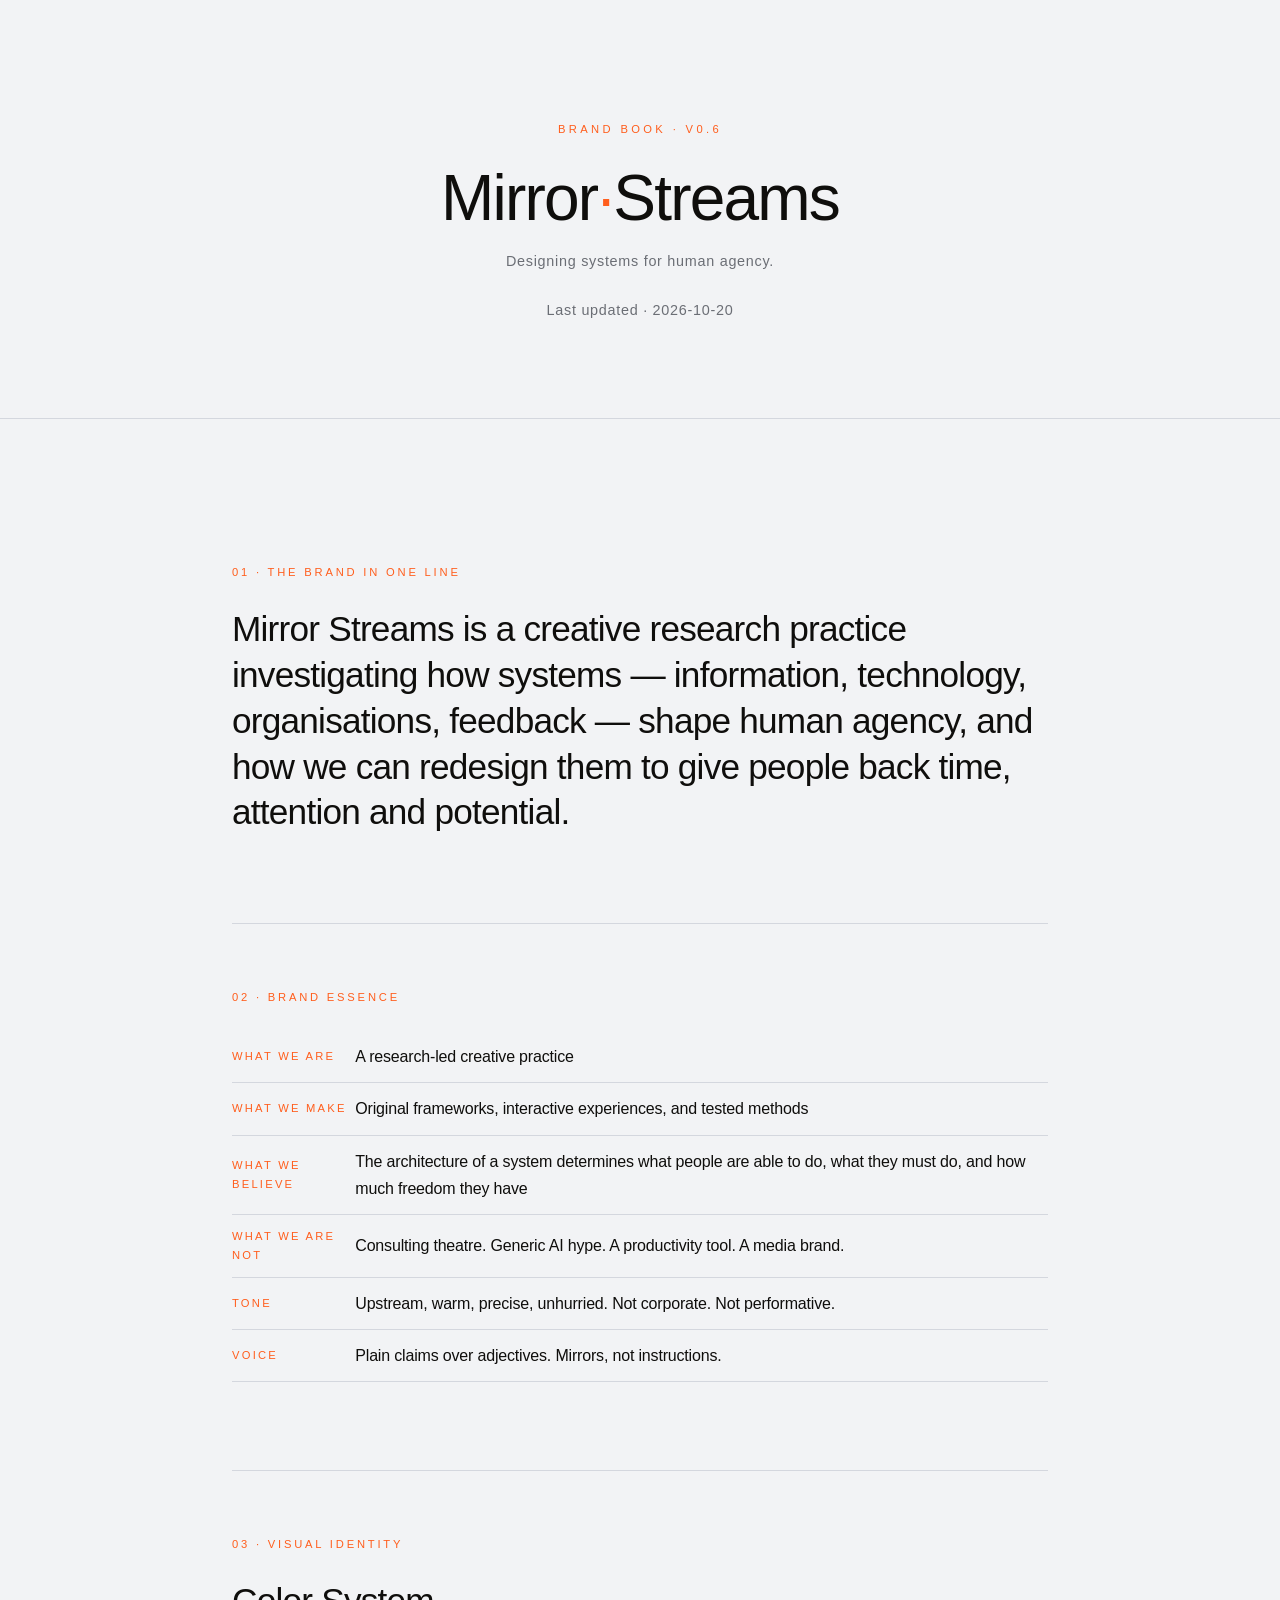
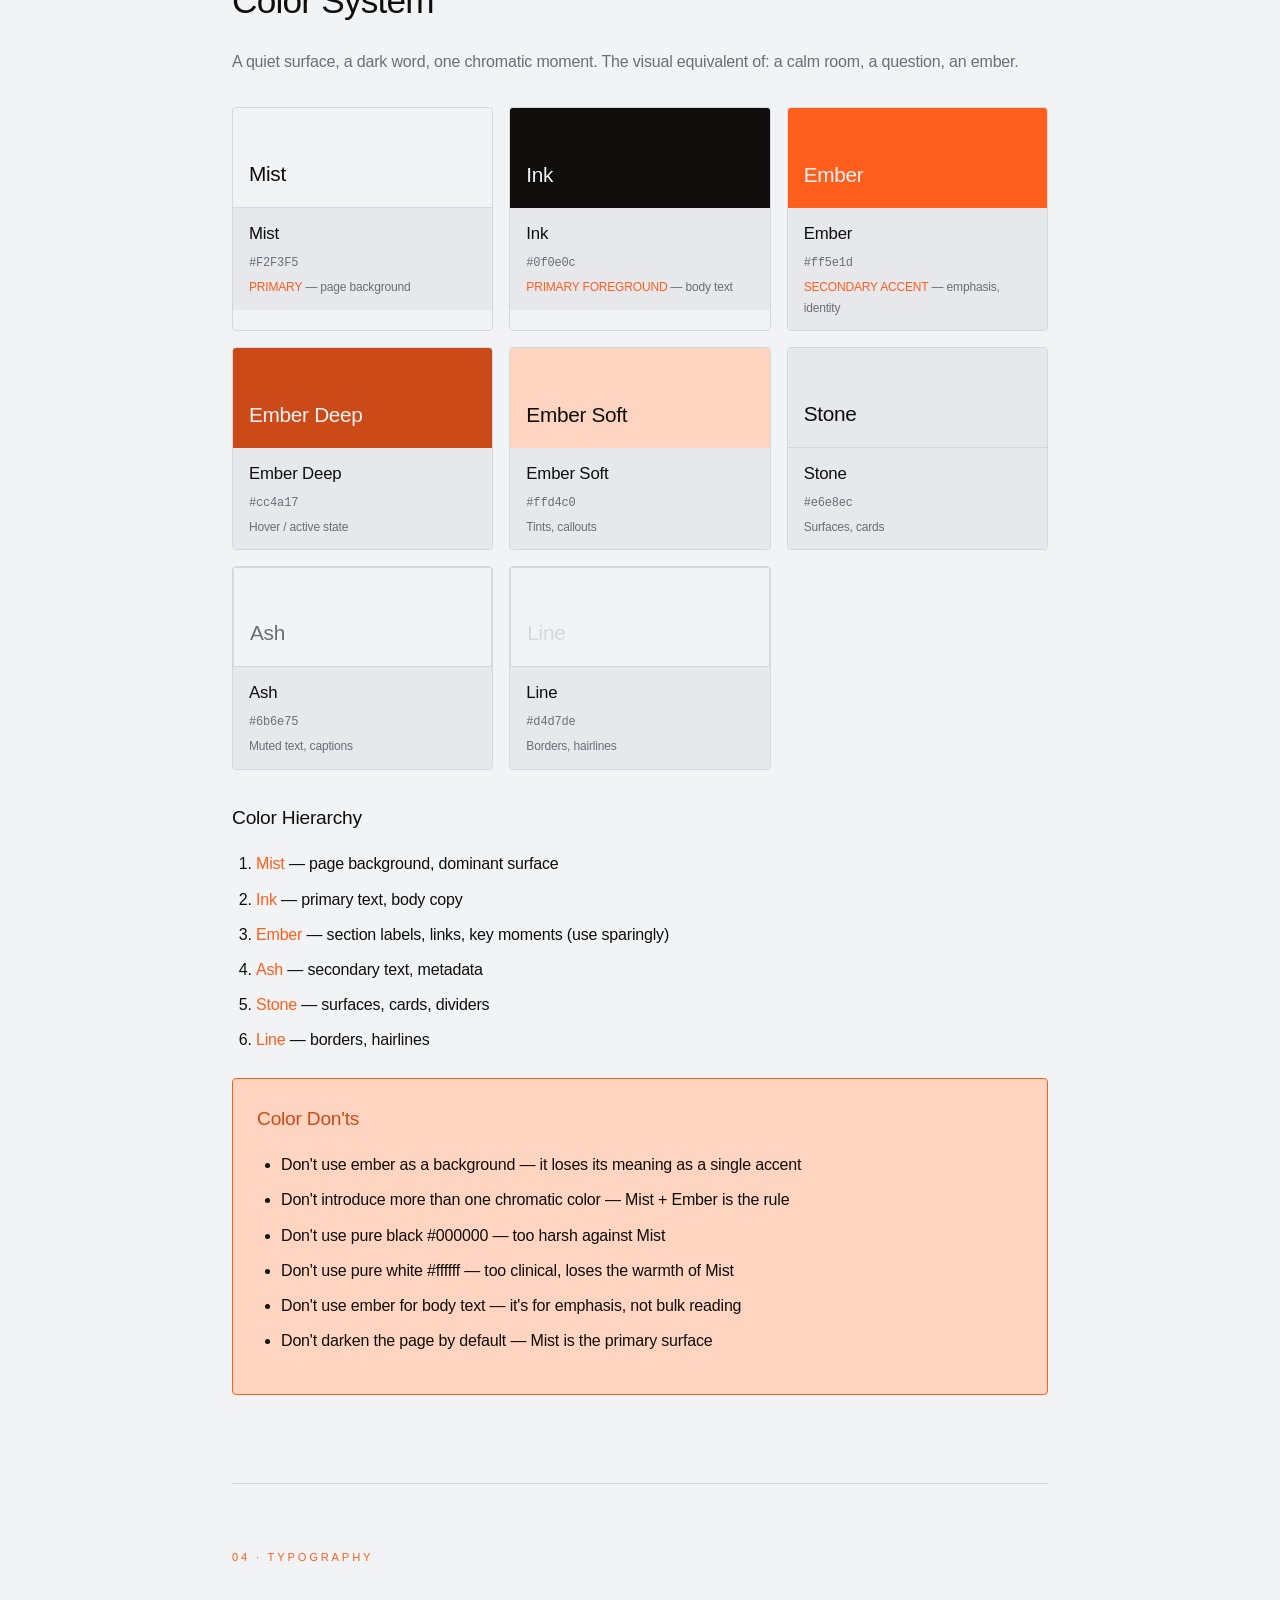
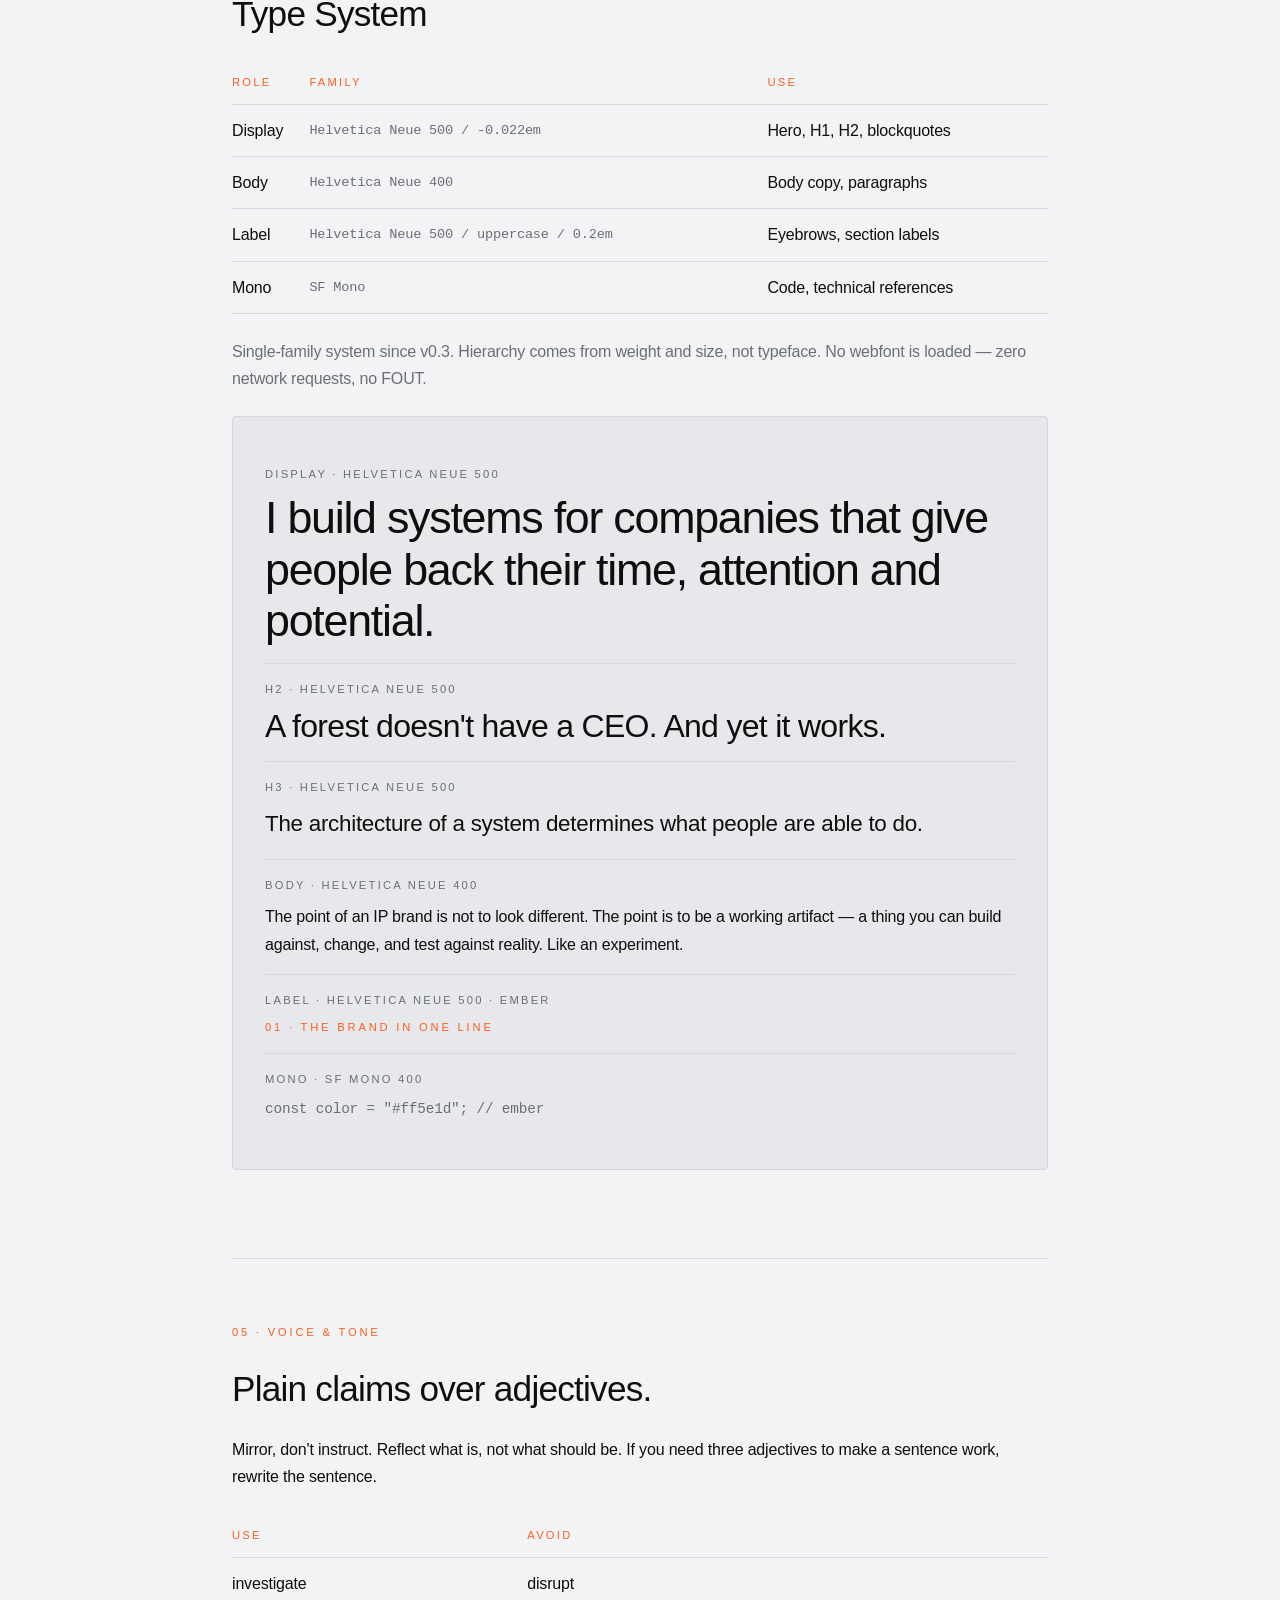
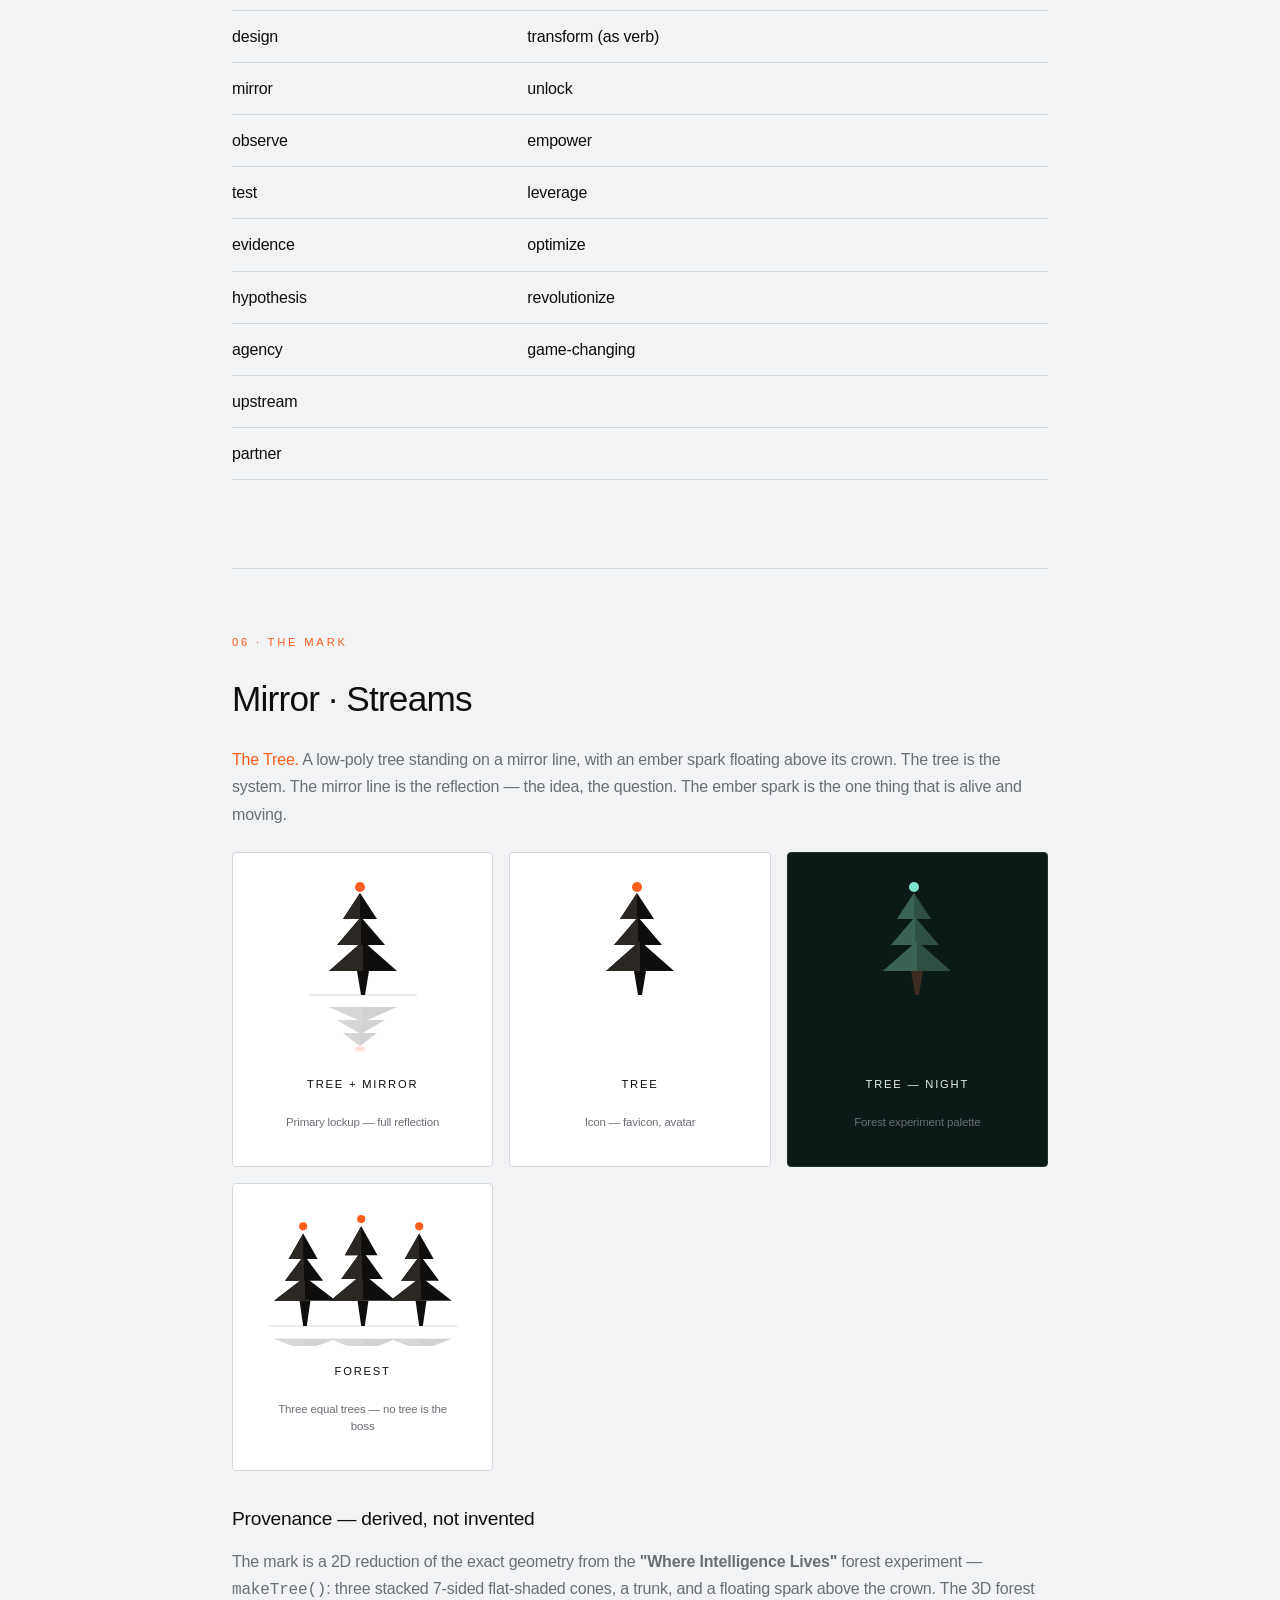
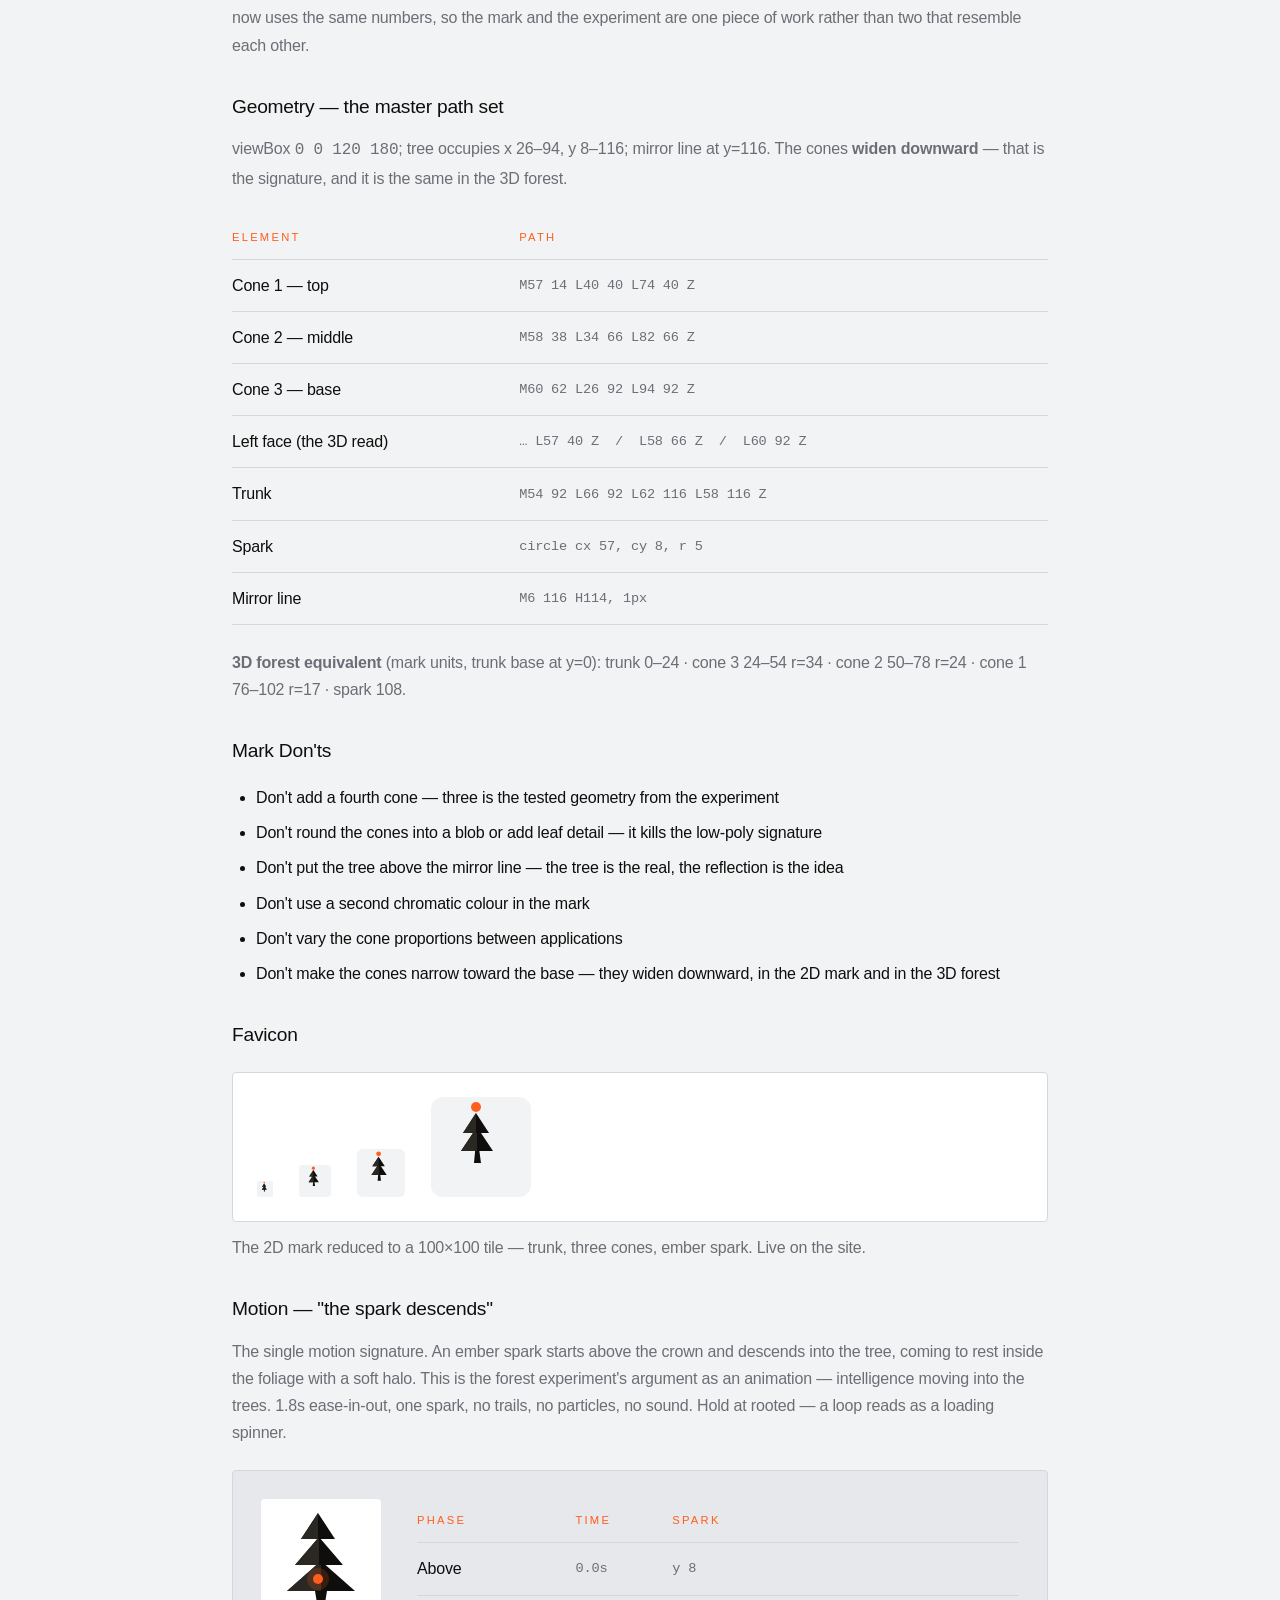
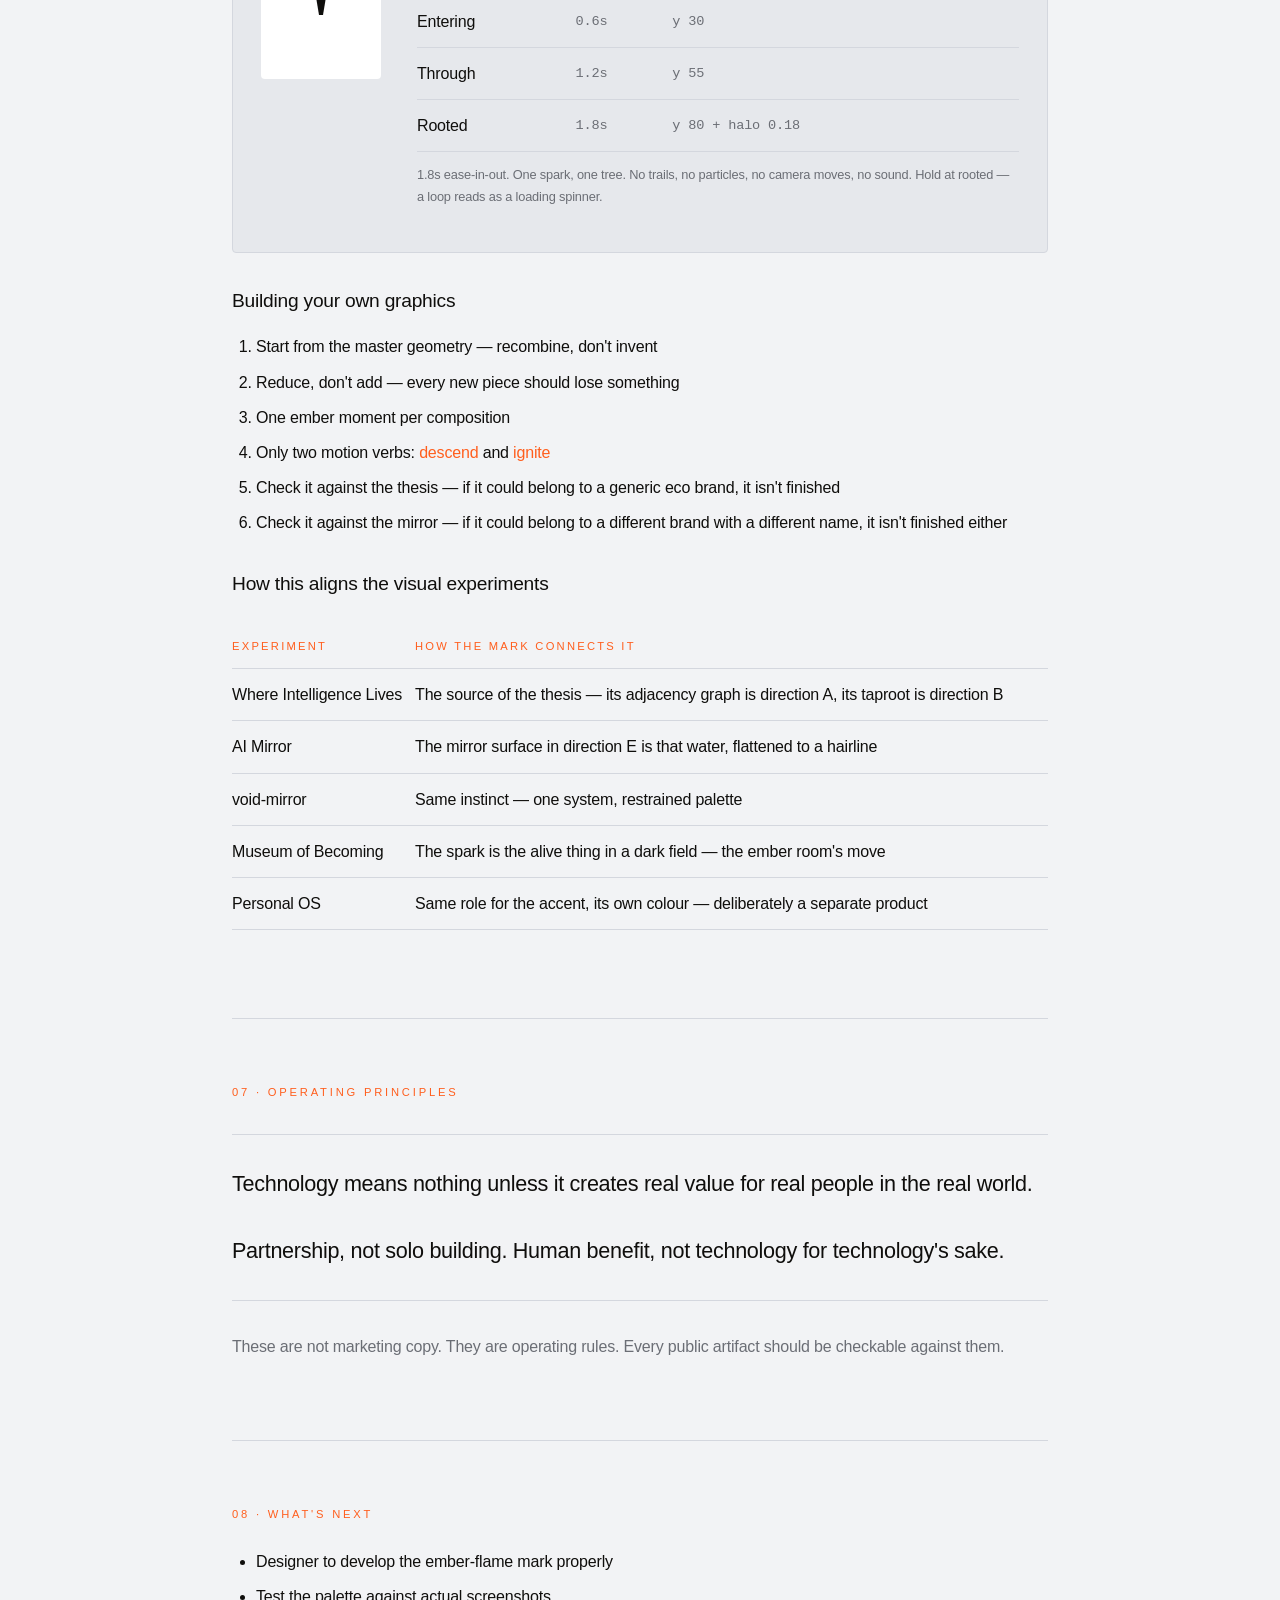
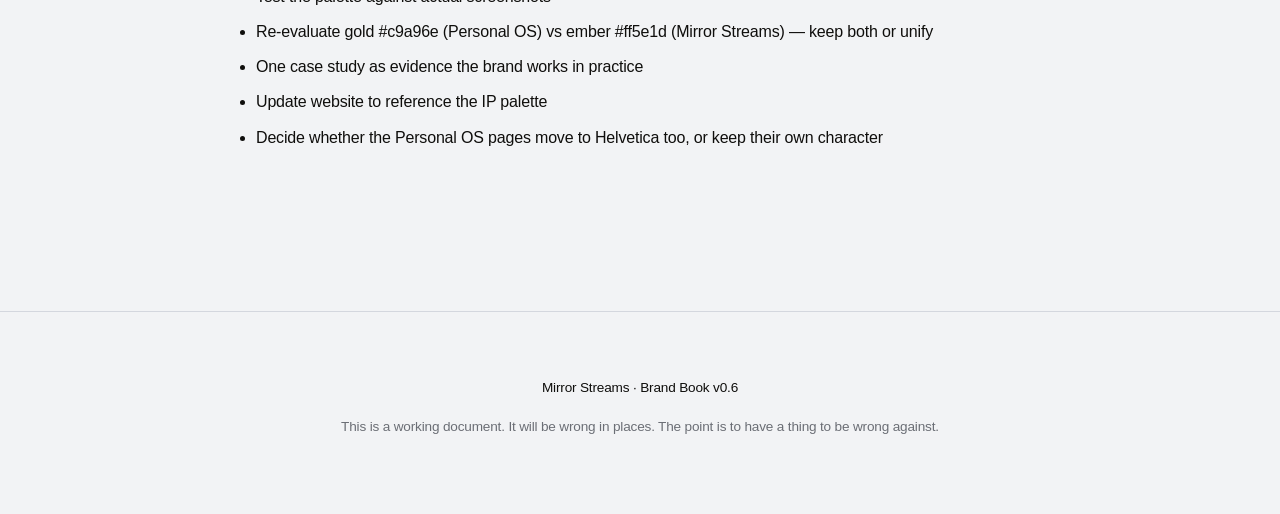
<file: brand-book.html>
<!DOCTYPE html>
<html lang="en">
<head>
<meta charset="UTF-8">
<meta name="viewport" content="width=device-width, initial-scale=1.0">
<title>Mirror Streams — Brand Book</title>
<meta name="description" content="The visual identity and operating principles of Mirror Streams — a creative research practice investigating systems for human agency.">
<link rel="icon" type="image/svg+xml" href="/assets/favicon.svg">
<link rel="alternate icon" href="/assets/favicon.svg">
<style>
  :root {
    --mist: #F2F3F5;
    --ink: #0f0e0c;
    --ember: #ff5e1d;
    --ember-deep: #cc4a17;
    --ember-soft: #ffd4c0;
    --ash: #6b6e75;
    --stone: #e6e8ec;
    --line: #d4d7de;
    --font-sans: 'Helvetica Neue', Helvetica, Arial, system-ui, -apple-system, sans-serif;
  }
  * { box-sizing: border-box; margin: 0; padding: 0; }
  body {
    background: var(--mist);
    color: var(--ink);
    font-family: var(--font-sans);
    font-weight: 400;
    letter-spacing: -0.011em;
    line-height: 1.7;
    font-size: 16px;
    -webkit-font-smoothing: antialiased;
  }
  .serif { font-family: var(--font-sans); font-weight: 500; letter-spacing: -0.022em; }
  .container { max-width: 880px; margin: 0 auto; padding: 80px 32px; }

  .header { padding: 120px 32px 80px; text-align: center; border-bottom: 1px solid var(--line); }
  .eyebrow { font-size: 0.7rem; letter-spacing: 0.3em; text-transform: uppercase; color: var(--ember); margin-bottom: 24px; font-weight: 500; }
  .header h1 { font-family: var(--font-sans); font-weight: 500; letter-spacing: -0.028em; font-size: clamp(2.5rem, 6vw, 4rem); line-height: 1.1; margin-bottom: 16px; color: var(--ink); }
  .header .sub { color: var(--ash); font-size: 0.9rem; letter-spacing: 0.05em; }
  .ember-dot { color: var(--ember); }

  section { padding: 64px 0; border-bottom: 1px solid var(--line); }
  section:last-of-type { border-bottom: none; }
  .label { font-size: 0.7rem; letter-spacing: 0.25em; text-transform: uppercase; color: var(--ember); margin-bottom: 24px; font-weight: 500; }
  h2 { font-family: var(--font-sans); font-weight: 500; letter-spacing: -0.022em; font-size: clamp(1.6rem, 4vw, 2.2rem); line-height: 1.3; margin-bottom: 24px; color: var(--ink); }
  h3 { font-family: var(--font-sans); font-weight: 500; letter-spacing: -0.012em; font-size: 1.2rem; margin: 32px 0 12px; color: var(--ink); }
  p { margin-bottom: 16px; color: var(--ink); }
  .muted { color: var(--ash); }
  ul { margin: 16px 0 16px 24px; }
  ol { margin: 16px 0 16px 24px; }
  li { margin-bottom: 8px; }
  strong { color: var(--ember); font-weight: 500; }

  /* Color swatches */
  .swatches { display: grid; grid-template-columns: repeat(auto-fit, minmax(220px, 1fr)); gap: 16px; margin: 32px 0; }
  .swatch { border: 1px solid var(--line); border-radius: 4px; overflow: hidden; background: var(--mist); }
  .swatch-color { height: 100px; padding: 16px; display: flex; align-items: flex-end; font-family: var(--font-sans); font-weight: 500; letter-spacing: -0.015em; font-size: 1.3rem; }
  .swatch-color.light { color: var(--ink); }
  .swatch-color.dark { color: var(--mist); }
  .swatch-info { padding: 12px 16px; background: var(--stone); }
  .swatch-name { font-family: var(--font-sans); font-weight: 500; font-size: 1.05rem; margin-bottom: 4px; color: var(--ink); }
  .swatch-hex { font-family: 'SF Mono', ui-monospace, Menlo, monospace; font-size: 0.75rem; color: var(--ash); }
  .swatch-role { font-size: 0.75rem; color: var(--ash); margin-top: 4px; }

  /* Tables */
  table { width: 100%; border-collapse: collapse; margin: 24px 0; }
  th, td { text-align: left; padding: 12px 0; border-bottom: 1px solid var(--line); }
  th { font-size: 0.7rem; letter-spacing: 0.2em; text-transform: uppercase; color: var(--ember); font-weight: 500; }
  td { color: var(--ink); }
  td.mono { font-family: 'SF Mono', ui-monospace, Menlo, monospace; font-size: 0.85rem; color: var(--ash); }

  /* Type specimen */
  .type-specimen { background: var(--stone); padding: 32px; margin: 24px 0; border-radius: 4px; border: 1px solid var(--line); }
  .type-row { padding: 16px 0; border-bottom: 1px solid var(--line); }
  .type-row:last-child { border-bottom: none; }
  .type-label { font-size: 0.7rem; letter-spacing: 0.2em; text-transform: uppercase; color: var(--ash); margin-bottom: 8px; }
  .display { font-family: var(--font-sans); font-weight: 500; letter-spacing: -0.028em; font-size: 2.8rem; line-height: 1.15; color: var(--ink); }
  .h2-spec { font-family: var(--font-sans); font-weight: 500; letter-spacing: -0.022em; font-size: 2rem; line-height: 1.2; color: var(--ink); }
  .h3-spec { font-family: var(--font-sans); font-weight: 500; letter-spacing: -0.012em; font-size: 1.4rem; color: var(--ink); }
  .body-spec { font-size: 1rem; line-height: 1.7; color: var(--ink); }
  .label-spec { font-size: 0.7rem; letter-spacing: 0.25em; text-transform: uppercase; color: var(--ember); font-weight: 500; }
  .mono-spec { font-family: 'SF Mono', ui-monospace, Menlo, monospace; font-size: 0.9rem; color: var(--ash); }

  /* Mark */
  .mark { display: flex; flex-direction: column; align-items: center; padding: 48px 0; gap: 12px; }
  .mark-ember { color: var(--ember); font-size: 3rem; line-height: 1; }
  .mark-surface { color: var(--ash); font-size: 1.5rem; letter-spacing: 0.5em; }
  .mark-caption { color: var(--ash); font-size: 0.9rem; text-align: center; margin-top: 16px; }

  /* Mark grid — v0.4 */
  .mark-grid { display: grid; grid-template-columns: repeat(auto-fit, minmax(190px, 1fr)); gap: 16px; margin: 32px 0; }
  .mark-item { border: 1px solid var(--line); border-radius: 4px; background: #fff; padding: 28px 16px 18px; text-align: center; display: flex; flex-direction: column; align-items: center; justify-content: flex-end; }
  .mark-item img { display: block; }
  .mark-item.night-item { background: #0c1a17; border-color: #1e322c; }
  .mark-label { font-size: 0.7rem; font-weight: 500; letter-spacing: 0.16em; text-transform: uppercase; color: var(--ink); margin-top: 20px; }
  .night-item .mark-label { color: #e9efe6; }
  .mark-note { font-size: 0.72rem; color: var(--ash); margin-top: 4px; }

  /* Direction grid — v0.5 */
  .dir-grid { display: grid; grid-template-columns: repeat(auto-fit, minmax(215px, 1fr)); gap: 16px; margin: 24px 0 8px; }
  .dir-item { border: 1px solid var(--line); border-radius: 4px; background: #fff; padding: 26px 18px 18px; text-align: center; display: flex; flex-direction: column; align-items: center; }
  .dir-item img { display: block; }
  .dir-item.night-item { background: #0c1a17; border-color: #1e322c; }
  .dir-item .mark-note { max-width: 190px; line-height: 1.55; }
  .dir-item .mark-label { margin-top: 16px; }

  .fav-row { display: flex; gap: 26px; align-items: flex-end; background: #fff; border: 1px solid var(--line); border-radius: 4px; padding: 24px; margin: 20px 0 4px; }

  .motion-strip { display: flex; gap: 36px; align-items: flex-start; background: var(--stone); border: 1px solid var(--line); border-radius: 4px; padding: 28px; margin: 24px 0; }
  .motion-strip img { flex: 0 0 auto; background: #fff; border-radius: 4px; }

  /* Quote */
  blockquote {
    font-family: var(--font-sans);
    font-size: 1.35rem;
    font-style: normal;
    font-weight: 400;
    letter-spacing: -0.014em;
    line-height: 1.55;
    color: var(--ink);
    padding: 32px 0;
    border-top: 1px solid var(--line);
    border-bottom: 1px solid var(--line);
    margin: 32px 0;
  }

  /* Don'ts list */
  .donts { background: var(--ember-soft); border: 1px solid var(--ember); padding: 24px; border-radius: 4px; margin: 24px 0; }
  .donts h3 { color: var(--ember-deep); margin-top: 0; }
  .donts li { color: var(--ink); }

  .footer { padding: 64px 32px; text-align: center; color: var(--ash); font-size: 0.85rem; border-top: 1px solid var(--line); }
  .footer .muted { color: var(--ash); margin-top: 8px; }

  @media (max-width: 600px) {
    .swatches { grid-template-columns: 1fr; }
    .container { padding: 60px 24px; }
  }
</style>
</head>
<body>

<header class="header">
  <p class="eyebrow">Brand Book · v0.6</p>
  <h1>Mirror<span class="ember-dot">·</span>Streams</h1>
  <p class="sub">Designing systems for human agency.</p>
  <p class="sub" style="margin-top: 24px;">Last updated · 2026-10-20</p>
</header>

<div class="container">

<section>
  <p class="label">01 · The Brand in One Line</p>
  <h2>Mirror Streams is a creative research practice investigating how systems — information, technology, organisations, feedback — shape human agency, and how we can redesign them to give people back time, attention and potential.</h2>
</section>

<section>
  <p class="label">02 · Brand Essence</p>
  <table>
    <tr><th>What we are</th><td>A research-led creative practice</td></tr>
    <tr><th>What we make</th><td>Original frameworks, interactive experiences, and tested methods</td></tr>
    <tr><th>What we believe</th><td>The architecture of a system determines what people are able to do, what they must do, and how much freedom they have</td></tr>
    <tr><th>What we are NOT</th><td>Consulting theatre. Generic AI hype. A productivity tool. A media brand.</td></tr>
    <tr><th>Tone</th><td>Upstream, warm, precise, unhurried. Not corporate. Not performative.</td></tr>
    <tr><th>Voice</th><td>Plain claims over adjectives. Mirrors, not instructions.</td></tr>
  </table>
</section>

<section>
  <p class="label">03 · Visual Identity</p>
  <h2>Color System</h2>
  <p class="muted">A quiet surface, a dark word, one chromatic moment. The visual equivalent of: a calm room, a question, an ember.</p>

  <div class="swatches">
    <div class="swatch">
      <div class="swatch-color light" style="background: #F2F3F5; border-bottom: 1px solid var(--line);">Mist</div>
      <div class="swatch-info">
        <div class="swatch-name">Mist</div>
        <div class="swatch-hex">#F2F3F5</div>
        <div class="swatch-role"><strong>PRIMARY</strong> — page background</div>
      </div>
    </div>
    <div class="swatch">
      <div class="swatch-color dark" style="background: #0f0e0c;">Ink</div>
      <div class="swatch-info">
        <div class="swatch-name">Ink</div>
        <div class="swatch-hex">#0f0e0c</div>
        <div class="swatch-role"><strong>PRIMARY FOREGROUND</strong> — body text</div>
      </div>
    </div>
    <div class="swatch">
      <div class="swatch-color dark" style="background: #ff5e1d;">Ember</div>
      <div class="swatch-info">
        <div class="swatch-name">Ember</div>
        <div class="swatch-hex">#ff5e1d</div>
        <div class="swatch-role"><strong>SECONDARY ACCENT</strong> — emphasis, identity</div>
      </div>
    </div>
    <div class="swatch">
      <div class="swatch-color dark" style="background: #cc4a17;">Ember Deep</div>
      <div class="swatch-info">
        <div class="swatch-name">Ember Deep</div>
        <div class="swatch-hex">#cc4a17</div>
        <div class="swatch-role">Hover / active state</div>
      </div>
    </div>
    <div class="swatch">
      <div class="swatch-color dark" style="background: #ffd4c0; color: #0f0e0c;">Ember Soft</div>
      <div class="swatch-info">
        <div class="swatch-name">Ember Soft</div>
        <div class="swatch-hex">#ffd4c0</div>
        <div class="swatch-role">Tints, callouts</div>
      </div>
    </div>
    <div class="swatch">
      <div class="swatch-color light" style="background: #e6e8ec; border-bottom: 1px solid var(--line);">Stone</div>
      <div class="swatch-info">
        <div class="swatch-name">Stone</div>
        <div class="swatch-hex">#e6e8ec</div>
        <div class="swatch-role">Surfaces, cards</div>
      </div>
    </div>
    <div class="swatch">
      <div class="swatch-color light" style="background: #F2F3F5; color: #6b6e75; border: 1px solid var(--line);">Ash</div>
      <div class="swatch-info">
        <div class="swatch-name">Ash</div>
        <div class="swatch-hex">#6b6e75</div>
        <div class="swatch-role">Muted text, captions</div>
      </div>
    </div>
    <div class="swatch">
      <div class="swatch-color light" style="background: #F2F3F5; color: #d4d7de; border: 1px solid var(--line);">Line</div>
      <div class="swatch-info">
        <div class="swatch-name">Line</div>
        <div class="swatch-hex">#d4d7de</div>
        <div class="swatch-role">Borders, hairlines</div>
      </div>
    </div>
  </div>

  <h3>Color Hierarchy</h3>
  <ol>
    <li><strong>Mist</strong> — page background, dominant surface</li>
    <li><strong>Ink</strong> — primary text, body copy</li>
    <li><strong>Ember</strong> — section labels, links, key moments (use sparingly)</li>
    <li><strong>Ash</strong> — secondary text, metadata</li>
    <li><strong>Stone</strong> — surfaces, cards, dividers</li>
    <li><strong>Line</strong> — borders, hairlines</li>
  </ol>

  <div class="donts">
    <h3>Color Don'ts</h3>
    <ul>
      <li>Don't use ember as a background — it loses its meaning as a single accent</li>
      <li>Don't introduce more than one chromatic color — Mist + Ember is the rule</li>
      <li>Don't use pure black #000000 — too harsh against Mist</li>
      <li>Don't use pure white #ffffff — too clinical, loses the warmth of Mist</li>
      <li>Don't use ember for body text — it's for emphasis, not bulk reading</li>
      <li>Don't darken the page by default — Mist is the primary surface</li>
    </ul>
  </div>
</section>

<section>
  <p class="label">04 · Typography</p>
  <h2>Type System</h2>

  <table>
    <tr><th>Role</th><th>Family</th><th>Use</th></tr>
    <tr><td>Display</td><td class="mono">Helvetica Neue 500 / -0.022em</td><td>Hero, H1, H2, blockquotes</td></tr>
    <tr><td>Body</td><td class="mono">Helvetica Neue 400</td><td>Body copy, paragraphs</td></tr>
    <tr><td>Label</td><td class="mono">Helvetica Neue 500 / uppercase / 0.2em</td><td>Eyebrows, section labels</td></tr>
    <tr><td>Mono</td><td class="mono">SF Mono</td><td>Code, technical references</td></tr>
  </table>

  <p class="muted" style="margin-top: 24px;">Single-family system since v0.3. Hierarchy comes from weight and size, not typeface. No webfont is loaded — zero network requests, no FOUT.</p>

  <div class="type-specimen">
    <div class="type-row">
      <div class="type-label">Display · Helvetica Neue 500</div>
      <div class="display">I build systems for companies that give people back their time, attention and potential.</div>
    </div>
    <div class="type-row">
      <div class="type-label">H2 · Helvetica Neue 500</div>
      <div class="h2-spec">A forest doesn't have a CEO. And yet it works.</div>
    </div>
    <div class="type-row">
      <div class="type-label">H3 · Helvetica Neue 500</div>
      <div class="h3-spec">The architecture of a system determines what people are able to do.</div>
    </div>
    <div class="type-row">
      <div class="type-label">Body · Helvetica Neue 400</div>
      <div class="body-spec">The point of an IP brand is not to look different. The point is to be a working artifact — a thing you can build against, change, and test against reality. Like an experiment.</div>
    </div>
    <div class="type-row">
      <div class="type-label">Label · Helvetica Neue 500 · Ember</div>
      <div class="label-spec">01 · The Brand in One Line</div>
    </div>
    <div class="type-row">
      <div class="type-label">Mono · SF Mono 400</div>
      <div class="mono-spec">const color = "#ff5e1d"; // ember</div>
    </div>
  </div>
</section>

<section>
  <p class="label">05 · Voice & Tone</p>
  <h2>Plain claims over adjectives.</h2>
  <p>Mirror, don't instruct. Reflect what is, not what should be. If you need three adjectives to make a sentence work, rewrite the sentence.</p>

  <table>
    <tr><th>Use</th><th>Avoid</th></tr>
    <tr><td>investigate</td><td>disrupt</td></tr>
    <tr><td>design</td><td>transform (as verb)</td></tr>
    <tr><td>mirror</td><td>unlock</td></tr>
    <tr><td>observe</td><td>empower</td></tr>
    <tr><td>test</td><td>leverage</td></tr>
    <tr><td>evidence</td><td>optimize</td></tr>
    <tr><td>hypothesis</td><td>revolutionize</td></tr>
    <tr><td>agency</td><td>game-changing</td></tr>
    <tr><td>upstream</td><td></td></tr>
    <tr><td>partner</td><td></td></tr>
  </table>
</section>

<section>
  <p class="label">06 · The Mark</p>
  <h2>Mirror · Streams</h2>

  <p class="muted"><strong style="color:var(--ember)">The Tree.</strong> A low-poly tree standing on a mirror line, with an ember spark floating above its crown. The tree is the system. The mirror line is the reflection — the idea, the question. The ember spark is the one thing that is alive and moving.</p>

  <div class="dir-grid">
    <div class="dir-item">
      <img src="assets/mark-tree-mirror.svg" width="120" height="180" alt="Tree and mirror">
      <p class="mark-label">Tree + Mirror</p>
      <p class="mark-note">Primary lockup — full reflection</p>
    </div>
    <div class="dir-item">
      <img src="assets/mark-tree.svg" width="120" height="180" alt="Tree">
      <p class="mark-label">Tree</p>
      <p class="mark-note">Icon — favicon, avatar</p>
    </div>
    <div class="dir-item night-item">
      <img src="assets/mark-tree-night.svg" width="120" height="180" alt="Tree in night colours">
      <p class="mark-label">Tree — Night</p>
      <p class="mark-note">Forest experiment palette</p>
    </div>
    <div class="dir-item">
      <img src="assets/mark-forest.svg" width="200" height="136" alt="Three equal trees">
      <p class="mark-label">Forest</p>
      <p class="mark-note">Three equal trees — no tree is the boss</p>
    </div>
  </div>

  <h3>Provenance — derived, not invented</h3>
  <p class="muted">The mark is a 2D reduction of the exact geometry from the <b>"Where Intelligence Lives"</b> forest experiment — <code>makeTree()</code>: three stacked 7-sided flat-shaded cones, a trunk, and a floating spark above the crown. The 3D forest now uses the same numbers, so the mark and the experiment are one piece of work rather than two that resemble each other.</p>

  <h3>Geometry — the master path set</h3>
  <p class="muted">viewBox <code>0 0 120 180</code>; tree occupies x 26–94, y 8–116; mirror line at y=116. The cones <b>widen downward</b> — that is the signature, and it is the same in the 3D forest.</p>
  <table>
    <tr><th>Element</th><th>Path</th></tr>
    <tr><td>Cone 1 — top</td><td class="mono">M57 14 L40 40 L74 40 Z</td></tr>
    <tr><td>Cone 2 — middle</td><td class="mono">M58 38 L34 66 L82 66 Z</td></tr>
    <tr><td>Cone 3 — base</td><td class="mono">M60 62 L26 92 L94 92 Z</td></tr>
    <tr><td>Left face (the 3D read)</td><td class="mono">… L57 40 Z &nbsp;/&nbsp; L58 66 Z &nbsp;/&nbsp; L60 92 Z</td></tr>
    <tr><td>Trunk</td><td class="mono">M54 92 L66 92 L62 116 L58 116 Z</td></tr>
    <tr><td>Spark</td><td class="mono">circle cx 57, cy 8, r 5</td></tr>
    <tr><td>Mirror line</td><td class="mono">M6 116 H114, 1px</td></tr>
  </table>
  <p class="muted" style="margin-top: 16px;"><b>3D forest equivalent</b> (mark units, trunk base at y=0): trunk 0–24 · cone 3 24–54 r=34 · cone 2 50–78 r=24 · cone 1 76–102 r=17 · spark 108.</p>

  <h3>Mark Don'ts</h3>
  <ul>
    <li>Don't add a fourth cone — three is the tested geometry from the experiment</li>
    <li>Don't round the cones into a blob or add leaf detail — it kills the low-poly signature</li>
    <li>Don't put the tree above the mirror line — the tree is the real, the reflection is the idea</li>
    <li>Don't use a second chromatic colour in the mark</li>
    <li>Don't vary the cone proportions between applications</li>
    <li>Don't make the cones narrow toward the base — they widen downward, in the 2D mark and in the 3D forest</li>
  </ul>

  <h3>Favicon</h3>
  <div class="fav-row">
    <img src="/assets/favicon.svg" width="16" height="16" alt="Favicon at 16 pixels">
    <img src="/assets/favicon.svg" width="32" height="32" alt="Favicon at 32 pixels">
    <img src="/assets/favicon.svg" width="48" height="48" alt="Favicon at 48 pixels">
    <img src="/assets/favicon.svg" width="100" height="100" alt="Favicon at 100 pixels">
  </div>
  <p class="muted" style="margin-top: 12px;">The 2D mark reduced to a 100×100 tile — trunk, three cones, ember spark. Live on the site.</p>

  <h3>Motion — "the spark descends"</h3>
  <p class="muted">The single motion signature. An ember spark starts above the crown and descends into the tree, coming to rest inside the foliage with a soft halo. This is the forest experiment's argument as an animation — intelligence moving into the trees. 1.8s ease-in-out, one spark, no trails, no particles, no sound. Hold at rooted — a loop reads as a loading spinner.</p>
  <div class="motion-strip">
    <img src="assets/mark-tree-animated.svg" alt="Animated mark: the spark descends" width="120" height="180">
    <div>
      <table style="margin:0">
        <tr><th>Phase</th><th>Time</th><th>Spark</th></tr>
        <tr><td>Above</td><td class="mono">0.0s</td><td class="mono">y 8</td></tr>
        <tr><td>Entering</td><td class="mono">0.6s</td><td class="mono">y 30</td></tr>
        <tr><td>Through</td><td class="mono">1.2s</td><td class="mono">y 55</td></tr>
        <tr><td>Rooted</td><td class="mono">1.8s</td><td class="mono">y 80 + halo 0.18</td></tr>
      </table>
      <p class="muted" style="margin-top: 12px; font-size: 0.8rem;">1.8s ease-in-out. One spark, one tree. No trails, no particles, no camera moves, no sound. Hold at rooted — a loop reads as a loading spinner.</p>
    </div>
  </div>

  <h3>Building your own graphics</h3>
  <ol>
    <li>Start from the master geometry — recombine, don't invent</li>
    <li>Reduce, don't add — every new piece should lose something</li>
    <li>One ember moment per composition</li>
    <li>Only two motion verbs: <strong>descend</strong> and <strong>ignite</strong></li>
    <li>Check it against the thesis — if it could belong to a generic eco brand, it isn't finished</li>
    <li>Check it against the mirror — if it could belong to a different brand with a different name, it isn't finished either</li>
  </ol>

  <h3>How this aligns the visual experiments</h3>
  <table>
    <tr><th>Experiment</th><th>How the mark connects it</th></tr>
    <tr><td>Where Intelligence Lives</td><td>The source of the thesis — its adjacency graph is direction A, its taproot is direction B</td></tr>
    <tr><td>AI Mirror</td><td>The mirror surface in direction E is that water, flattened to a hairline</td></tr>
    <tr><td>void-mirror</td><td>Same instinct — one system, restrained palette</td></tr>
    <tr><td>Museum of Becoming</td><td>The spark is the alive thing in a dark field — the ember room's move</td></tr>
    <tr><td>Personal OS</td><td>Same role for the accent, its own colour — deliberately a separate product</td></tr>
  </table>
</section>

<section>
  <p class="label">07 · Operating Principles</p>
  <blockquote>
    Technology means nothing unless it creates real value for real people in the real world.<br><br>
    Partnership, not solo building. Human benefit, not technology for technology's sake.
  </blockquote>
  <p class="muted">These are not marketing copy. They are operating rules. Every public artifact should be checkable against them.</p>
</section>

<section>
  <p class="label">08 · What's Next</p>
  <ul>
    <li>Designer to develop the ember-flame mark properly</li>
    <li>Test the palette against actual screenshots</li>
    <li>Re-evaluate gold #c9a96e (Personal OS) vs ember #ff5e1d (Mirror Streams) — keep both or unify</li>
    <li>One case study as evidence the brand works in practice</li>
    <li>Update website to reference the IP palette</li>
    <li>Decide whether the Personal OS pages move to Helvetica too, or keep their own character</li>
  </ul>
</section>

</div>

<footer class="footer">
  <p>Mirror Streams · Brand Book v0.6</p>
  <p class="muted">This is a working document. It will be wrong in places. The point is to have a thing to be wrong against.</p>
</footer>

</body>
</html>
</file>
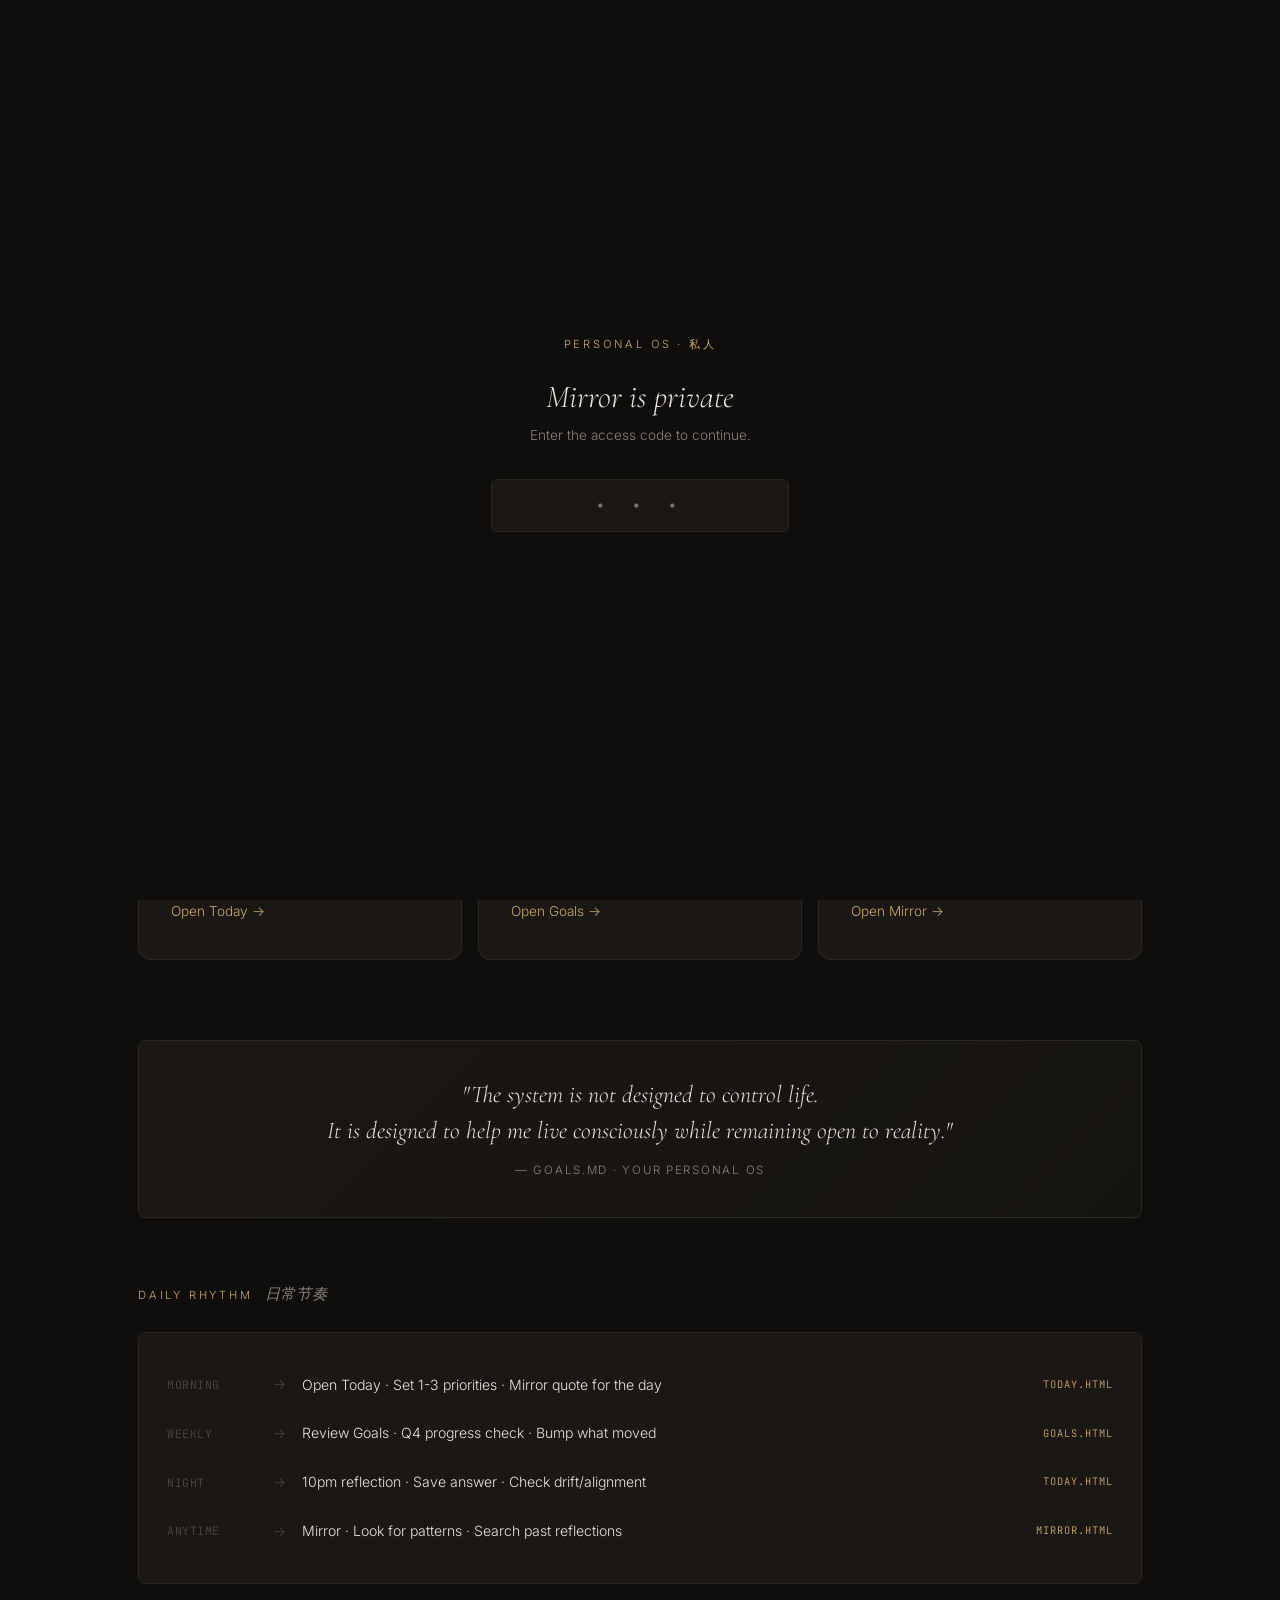
<file: dashboard.html>
<!DOCTYPE html>
<html lang="en">
<head>
  <meta charset="UTF-8">
  <meta name="viewport" content="width=device-width, initial-scale=1.0">
  <title>Personal OS — Clarissa</title>
  <meta name="description" content="A mirror, not a manager.">
  <link rel="preconnect" href="https://fonts.googleapis.com">
  <link rel="preconnect" href="https://fonts.gstatic.com" crossorigin>
  <link href="https://fonts.googleapis.com/css2?family=Cormorant+Garamond:ital,wght@0,300;0,400;0,500;1,300;1,400&family=Inter:wght@300;400;500;600&family=JetBrains+Mono:wght@300;400;500&display=swap" rel="stylesheet">
  <link rel="icon" href="data:image/svg+xml,<svg xmlns='http://www.w3.org/2000/svg' viewBox='0 0 100 100'><rect width='100' height='100' rx='12' fill='%230f0e0c'/><text x='50' y='68' font-family='Georgia,serif' font-size='52' font-weight='400' fill='%23c9a96e' text-anchor='middle'>CC</text></svg>">
  <link rel="stylesheet" href="shared.css">
  <style>
    .hub-intro { margin-bottom: 80px; }
    .hub-eyebrow {
      font-size: 0.7rem; letter-spacing: 0.25em; text-transform: uppercase;
      color: var(--accent); margin-bottom: 16px;
      display: flex; align-items: center; gap: 12px;
    }
    .hub-dot {
      width: 8px; height: 8px; border-radius: 50%;
      background: var(--accent);
      box-shadow: 0 0 12px var(--accent);
      animation: pulse 2.5s ease-in-out infinite;
    }
    @keyframes pulse {
      0%, 100% { opacity: 1; transform: scale(1); }
      50% { opacity: 0.6; transform: scale(0.9); }
    }
    .hub-title {
      font-family: 'Cormorant Garamond', serif;
      font-size: clamp(2.6rem, 6vw, 3.8rem);
      font-weight: 300; line-height: 1.1;
      margin-bottom: 20px; letter-spacing: -0.01em;
    }
    .hub-title em { font-style: italic; color: var(--accent); }
    .hub-sub {
      font-size: 0.95rem; color: var(--text-muted);
      max-width: 540px; line-height: 1.7;
    }
    .hub-grid {
      display: grid;
      grid-template-columns: repeat(auto-fit, minmax(300px, 1fr));
      gap: 16px;
      margin-bottom: 80px;
    }
    .hub-card {
      padding: 36px 32px;
      background: var(--bg-card);
      border: 1px solid var(--border);
      border-radius: 12px;
      text-decoration: none; color: inherit;
      transition: all 0.3s cubic-bezier(0.16, 1, 0.3, 1);
      position: relative; overflow: hidden;
      display: flex; flex-direction: column; min-height: 280px;
    }
    .hub-card:hover {
      border-color: var(--accent);
      background: var(--bg-card-hover);
      transform: translateY(-4px);
    }
    .hub-card::before {
      content: ''; position: absolute;
      top: 0; left: 0; right: 0; height: 2px;
      background: linear-gradient(90deg, var(--accent), transparent);
      opacity: 0; transition: opacity 0.3s;
    }
    .hub-card:hover::before { opacity: 1; }
    .hub-card-emoji {
      font-size: 1.8rem; margin-bottom: 16px;
      display: block; transform-origin: center;
    }
    .hub-card:hover .hub-card-emoji { animation: wiggle 0.6s ease-in-out; }
    @keyframes wiggle {
      0%, 100% { transform: rotate(0deg); }
      25% { transform: rotate(-8deg); }
      75% { transform: rotate(8deg); }
    }
    .hub-card-num {
      position: absolute; top: 24px; right: 28px;
      font-family: 'JetBrains Mono', monospace;
      font-size: 0.65rem; color: var(--text-faint);
      letter-spacing: 0.1em;
    }
    .hub-card-title {
      font-family: 'Cormorant Garamond', serif;
      font-size: 1.5rem; font-weight: 400;
      color: var(--text); margin-bottom: 4px;
    }
    .hub-card-zh {
      font-family: 'Cormorant Garamond', serif;
      font-style: italic; color: var(--text-muted);
      font-size: 0.9rem; margin-bottom: 16px;
    }
    .hub-card-desc {
      font-size: 0.88rem; color: var(--text-muted);
      line-height: 1.6; margin-bottom: 20px; flex: 1;
    }
    .hub-card-purpose {
      font-size: 0.72rem; letter-spacing: 0.1em;
      text-transform: uppercase; color: var(--accent);
      font-family: 'JetBrains Mono', monospace;
      padding-top: 16px; border-top: 1px solid var(--border-faint);
    }
    .hub-card-cta {
      display: inline-flex; align-items: center; gap: 8px;
      margin-top: 8px; color: var(--accent);
      font-size: 0.85rem; transition: gap 0.2s;
    }
    .hub-card:hover .hub-card-cta { gap: 14px; }
    .hub-section-label {
      font-size: 0.7rem; letter-spacing: 0.25em;
      text-transform: uppercase; color: var(--accent);
      margin-bottom: 24px;
    }
    .hub-meta {
      display: flex; align-items: center; gap: 24px;
      font-size: 0.78rem; color: var(--text-muted);
      font-family: 'JetBrains Mono', monospace;
      letter-spacing: 0.05em; margin-top: 8px; flex-wrap: wrap;
    }
    .hub-meta-dot { width: 3px; height: 3px; border-radius: 50%; background: var(--text-faint); }
    .hub-meta-item { display: flex; align-items: center; gap: 6px; }
    .hub-meta-key { color: var(--text-faint); }
    .hub-quote {
      padding: 36px;
      background: linear-gradient(135deg, var(--bg-card), var(--bg-elev));
      border: 1px solid var(--border);
      border-radius: 8px; text-align: center;
      margin-bottom: 64px;
    }
    .hub-quote-text {
      font-family: 'Cormorant Garamond', serif;
      font-size: clamp(1.2rem, 2.5vw, 1.5rem);
      font-style: italic; font-weight: 300; line-height: 1.5;
      color: var(--text); margin-bottom: 12px;
    }
    .hub-quote-attr {
      font-size: 0.72rem; letter-spacing: 0.15em;
      text-transform: uppercase; color: var(--text-muted);
    }
    .hub-flow {
      padding: 28px;
      background: var(--bg-card);
      border: 1px solid var(--border);
      border-radius: 8px;
    }
    .hub-flow-row {
      display: flex; align-items: center; gap: 16px;
      padding: 12px 0;
    }
    .hub-flow-row + .hub-flow-row { border-top: 1px solid var(--border-faint); }
    .hub-flow-time {
      font-family: 'JetBrains Mono', monospace;
      font-size: 0.72rem; color: var(--text-faint);
      letter-spacing: 0.05em; width: 90px; flex-shrink: 0;
    }
    .hub-flow-arrow { color: var(--text-faint); font-size: 0.85rem; }
    .hub-flow-target {
      font-size: 0.88rem; color: var(--text); flex: 1;
    }
    .hub-flow-page {
      font-size: 0.65rem; letter-spacing: 0.1em;
      text-transform: uppercase; color: var(--accent);
      font-family: 'JetBrains Mono', monospace;
    }
    @media (max-width: 720px) {
      .hub-card { min-height: 240px; padding: 28px 24px; }
    }
  </style>
</head>
<body>
  <nav class="topnav">
    <a href="dashboard.html" class="topnav-logo">CC</a>
    <ul class="topnav-links">
      <li><a href="dashboard.html" class="active">Hub</a></li>
      <li><a href="today.html">Today</a></li>
      <li><a href="goals.html">Goals</a></li>
      <li><a href="mirror.html">Mirror</a></li>
    </ul>
  </nav>

  <div class="container">
    <header class="hub-intro">
      <div class="hub-eyebrow">
        <span class="hub-dot"></span>
        <span>Personal OS</span>
      </div>
      <h1 class="hub-title">Three mirrors.<br>One <em>becoming</em>.</h1>
      <p class="hub-sub">
        This is not a productivity tool. It is a system to help you live consciously while remaining open to reality.
      </p>
      <div class="hub-meta">
        <span class="hub-meta-item">
          <span class="hub-meta-key">Today</span>
          <span id="hubDate">Tuesday, October 13, 2026</span>
        </span>
        <span class="hub-meta-dot"></span>
        <span class="hub-meta-item">
          <span class="hub-meta-key">Week</span>
          <span id="hubWeek">42</span>
        </span>
        <span class="hub-meta-dot"></span>
        <span class="hub-meta-item">
          <span class="hub-meta-key">Q4</span>
          <span>Day 13 of 92</span>
        </span>
      </div>
    </header>

    <div class="hub-section-label">The three pages</div>

    <div class="hub-grid">
      <a href="today.html" class="hub-card">
        <span class="hub-card-emoji">🌅</span>
        <span class="hub-card-num">01</span>
        <div class="hub-card-title">Today</div>
        <div class="hub-card-zh">今日</div>
        <p class="hub-card-desc">
          The daily operating system. What to focus on, today's rhythm, the 10pm reflection, and a quick energy check-in. Opens twice a day — morning and night.
        </p>
        <div class="hub-card-purpose">Morning + Night</div>
        <div class="hub-card-cta">Open Today →</div>
      </a>

      <a href="goals.html" class="hub-card">
        <span class="hub-card-emoji">🧭</span>
        <span class="hub-card-num">02</span>
        <div class="hub-card-title">Goals</div>
        <div class="hub-card-zh">方向</div>
        <p class="hub-card-desc">
          The long view. Lifetime Legacy (9 aspects), Horizons (10Y/3Y/1Y), Q4 focus with progress. Opens weekly for review, monthly for planning.
        </p>
        <div class="hub-card-purpose">Weekly + Monthly</div>
        <div class="hub-card-cta">Open Goals →</div>
      </a>

      <a href="mirror.html" class="hub-card">
        <span class="hub-card-emoji">🪞</span>
        <span class="hub-card-num">03</span>
        <div class="hub-card-title">Mirror</div>
        <div class="hub-card-zh">镜</div>
        <p class="hub-card-desc">
          Reflection. Past answers, drift vs alignment signals, energy history, vault quotes. Opens when you want to think, not on a schedule.
        </p>
        <div class="hub-card-purpose">Anytime</div>
        <div class="hub-card-cta">Open Mirror →</div>
      </a>
    </div>

    <div class="hub-quote">
      <p class="hub-quote-text">"The system is not designed to control life.<br>It is designed to help me live consciously while remaining open to reality."</p>
      <p class="hub-quote-attr">— GOALS.md · Your Personal OS</p>
    </div>

    <div class="section">
      <div class="section-label">
        Daily Rhythm
        <span class="section-label-zh">日常节奏</span>
      </div>
      <div class="hub-flow">
        <div class="hub-flow-row">
          <span class="hub-flow-time">MORNING</span>
          <span class="hub-flow-arrow">→</span>
          <span class="hub-flow-target">Open Today · Set 1-3 priorities · Mirror quote for the day</span>
          <span class="hub-flow-page">today.html</span>
        </div>
        <div class="hub-flow-row">
          <span class="hub-flow-time">WEEKLY</span>
          <span class="hub-flow-arrow">→</span>
          <span class="hub-flow-target">Review Goals · Q4 progress check · Bump what moved</span>
          <span class="hub-flow-page">goals.html</span>
        </div>
        <div class="hub-flow-row">
          <span class="hub-flow-time">NIGHT</span>
          <span class="hub-flow-arrow">→</span>
          <span class="hub-flow-target">10pm reflection · Save answer · Check drift/alignment</span>
          <span class="hub-flow-page">today.html</span>
        </div>
        <div class="hub-flow-row">
          <span class="hub-flow-time">ANYTIME</span>
          <span class="hub-flow-arrow">→</span>
          <span class="hub-flow-target">Mirror · Look for patterns · Search past reflections</span>
          <span class="hub-flow-page">mirror.html</span>
        </div>
      </div>
    </div>
  </div>

  <script>
    (function() {
      const STORAGE_KEY = 'clarissa_dashboard_auth';
      const PASSWORD = '268';
      if (sessionStorage.getItem(STORAGE_KEY) === 'unlocked') return;

      const gate = document.createElement('div');
      gate.style.cssText = 'position:fixed;inset:0;background:#0f0e0c;z-index:9999;display:flex;align-items:center;justify-content:center;font-family:Inter,sans-serif;';
      gate.innerHTML = `
        <div style="text-align:center;max-width:360px;padding:0 24px;">
          <div style="font-size:0.7rem;letter-spacing:0.25em;text-transform:uppercase;color:#c9a96e;margin-bottom:24px;">Personal OS · 私人</div>
          <div style="font-family:'Cormorant Garamond',serif;font-size:2rem;font-weight:300;font-style:italic;color:#e8e4df;margin-bottom:8px;line-height:1.2;">Mirror is private</div>
          <div style="font-size:0.85rem;color:#8a847c;margin-bottom:32px;">Enter the access code to continue.</div>
          <input type="password" id="gate-input" placeholder="• • •" autocomplete="off"
            style="width:100%;padding:14px 18px;background:#1a1714;border:1px solid #2a2620;border-radius:6px;color:#e8e4df;font-family:'JetBrains Mono',monospace;font-size:1.1rem;letter-spacing:0.4em;text-align:center;outline:none;transition:border-color 0.2s;" />
          <div id="gate-error" style="color:#c97a6e;font-size:0.78rem;margin-top:12px;opacity:0;transition:opacity 0.2s;">Wrong code. Try again.</div>
        </div>
      `;
      document.body.appendChild(gate);
      document.body.style.overflow = 'hidden';

      const input = document.getElementById('gate-input');
      const error = document.getElementById('gate-error');
      setTimeout(() => input.focus(), 100);

      function tryUnlock() {
        if (input.value.trim() === PASSWORD) {
          sessionStorage.setItem(STORAGE_KEY, 'unlocked');
          gate.style.transition = 'opacity 0.4s';
          gate.style.opacity = '0';
          setTimeout(() => { gate.remove(); document.body.style.overflow = ''; }, 400);
        } else {
          error.style.opacity = '1';
          input.value = '';
          input.focus();
          input.style.borderColor = '#c97a6e';
          setTimeout(() => { input.style.borderColor = '#2a2620'; setTimeout(() => { error.style.opacity = '0'; }, 1500); }, 800);
        }
      }

      input.addEventListener('keydown', e => { if (e.key === 'Enter') tryUnlock(); });
      input.addEventListener('input', () => { if (input.value.length === 3) setTimeout(tryUnlock, 100); });
    })();

    (function() {
      const date = new Date();
      const dateStr = date.toLocaleDateString('en-US', { weekday: 'long', year: 'numeric', month: 'long', day: 'numeric' });
      const el = document.getElementById('hubDate');
      if (el) el.textContent = dateStr;
      const start = new Date(date.getFullYear(), 0, 0);
      const diff = (date - start) + ((start.getTimezoneOffset() - date.getTimezoneOffset()) * 60 * 1000);
      const day = Math.floor(diff / (1000 * 60 * 60 * 24));
      const weekEl = document.getElementById('hubWeek');
      if (weekEl) weekEl.textContent = Math.ceil(day / 7);
    })();
  </script>
</body>
</html>
</file>
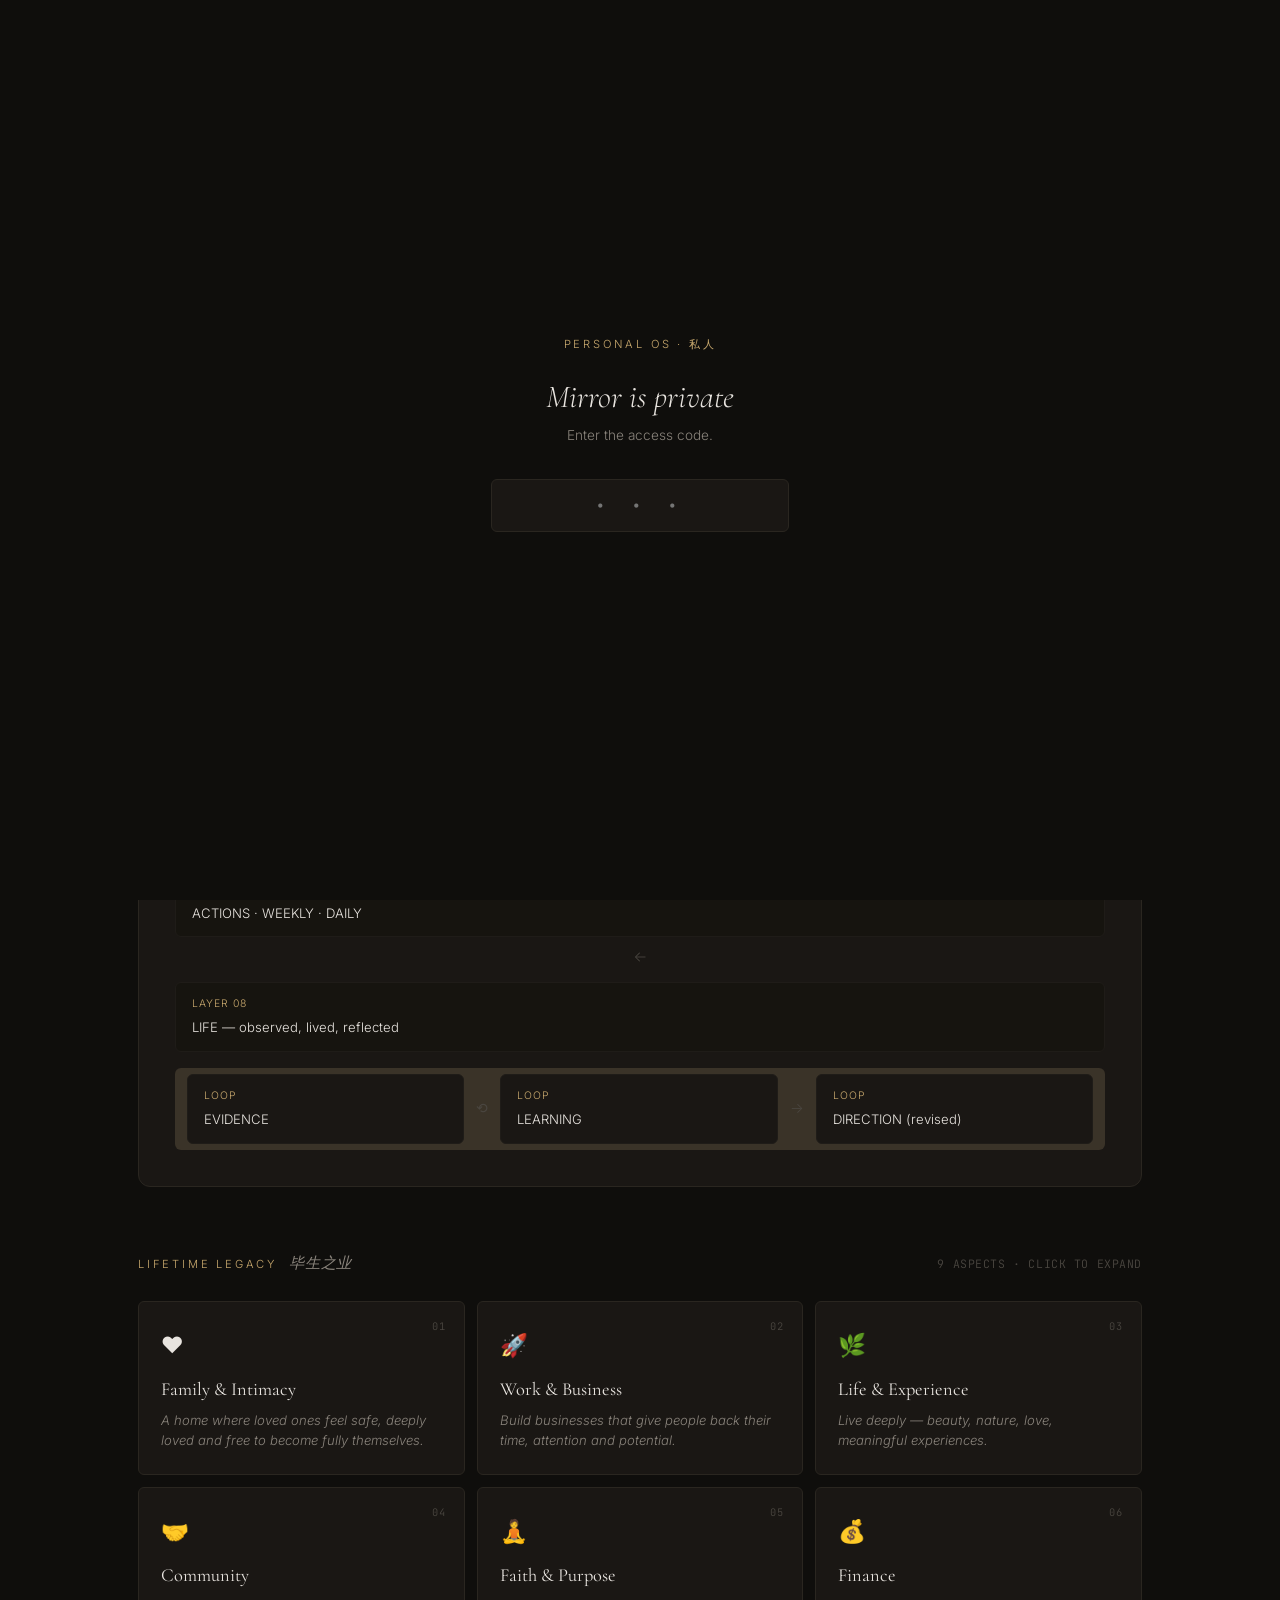
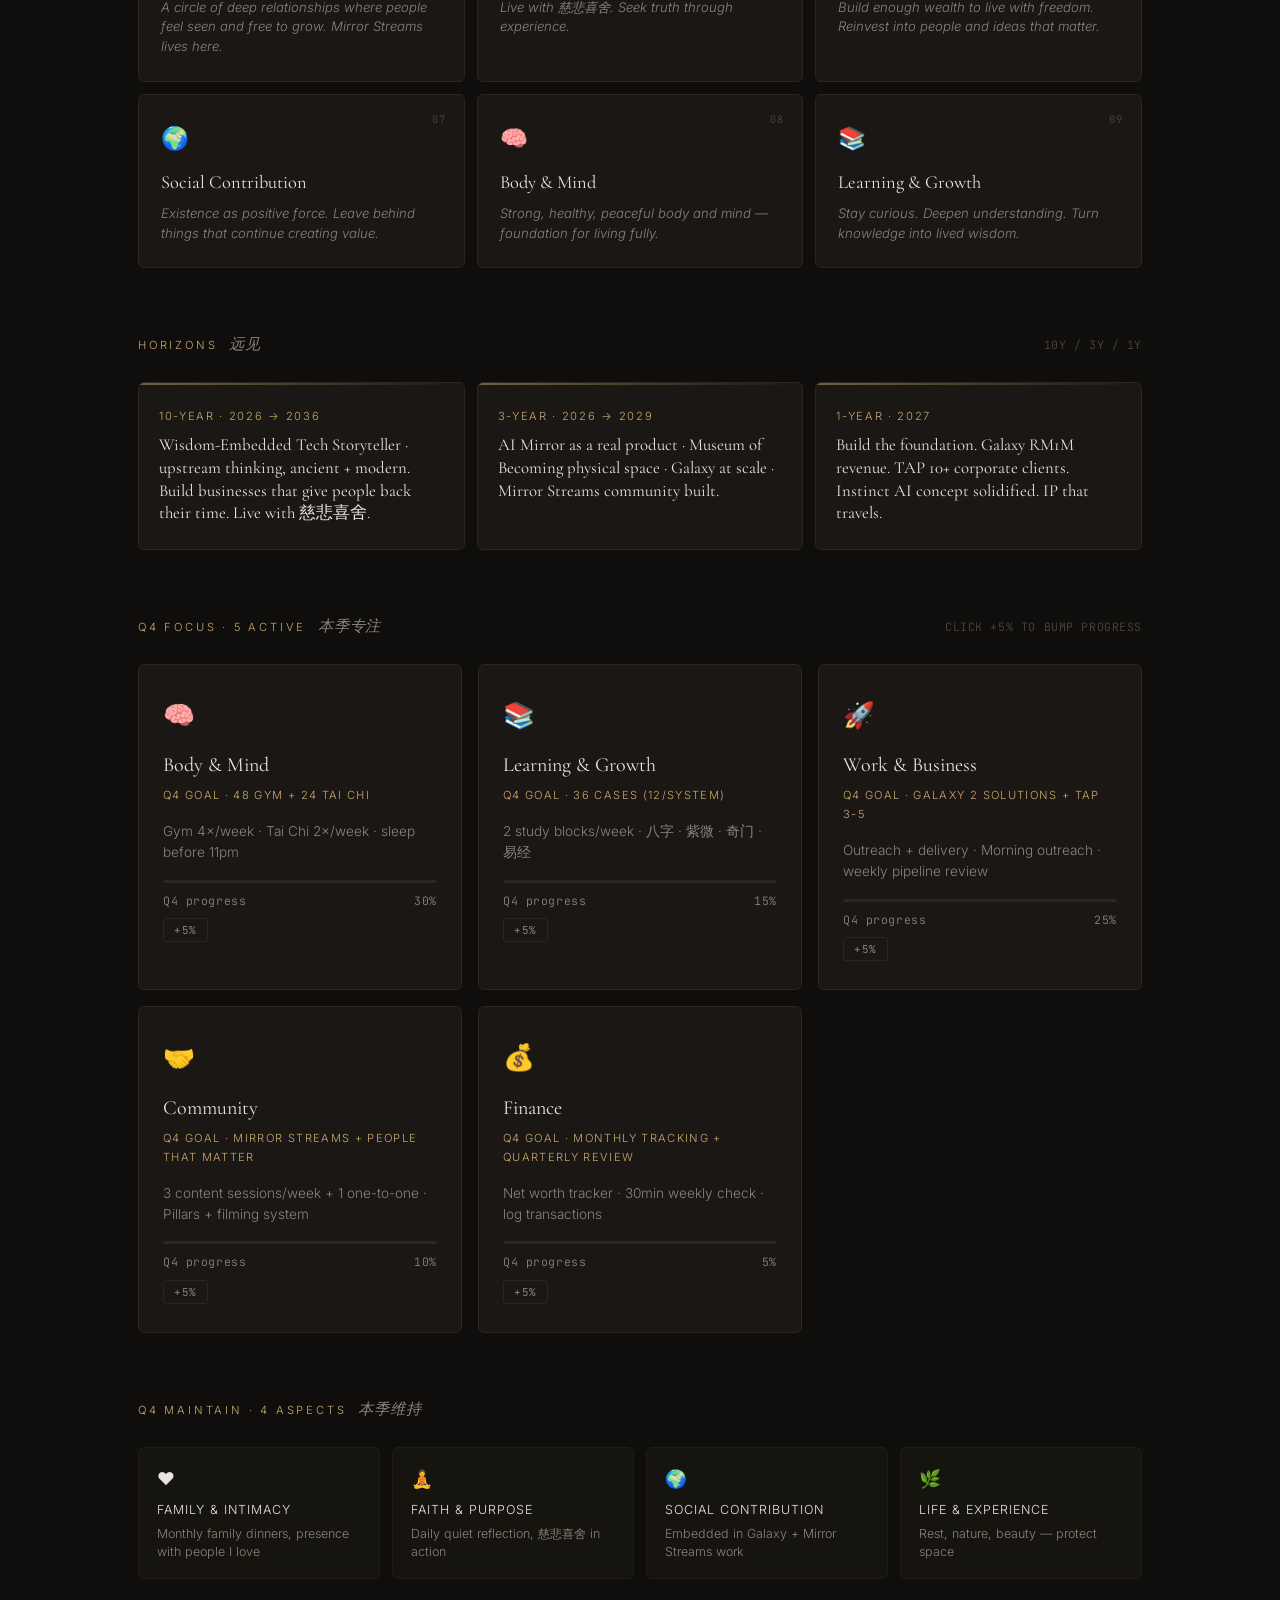
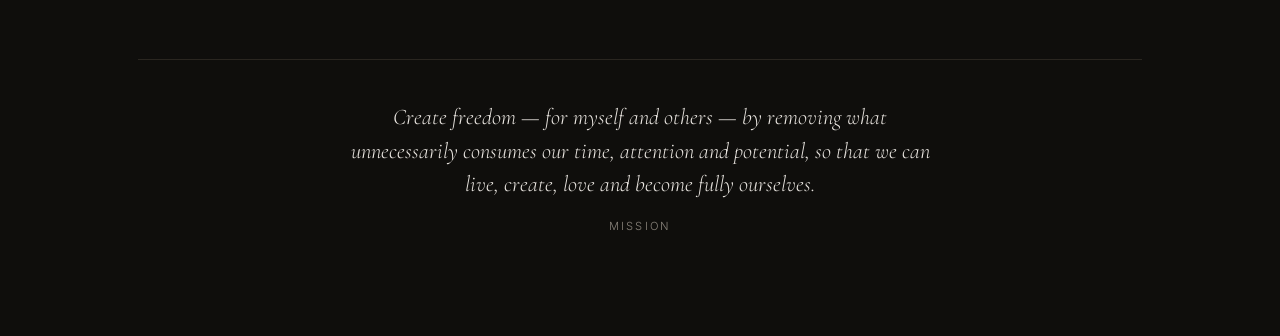
<file: goals.html>
<!DOCTYPE html>
<html lang="en">
<head>
  <meta charset="UTF-8">
  <meta name="viewport" content="width=device-width, initial-scale=1.0">
  <title>Goals — Personal OS</title>
  <link rel="preconnect" href="https://fonts.googleapis.com">
  <link rel="preconnect" href="https://fonts.gstatic.com" crossorigin>
  <link href="https://fonts.googleapis.com/css2?family=Cormorant+Garamond:ital,wght@0,300;0,400;0,500;1,300;1,400&family=Inter:wght@300;400;500;600&family=JetBrains+Mono:wght@300;400;500&display=swap" rel="stylesheet">
  <link rel="icon" href="data:image/svg+xml,<svg xmlns='http://www.w3.org/2000/svg' viewBox='0 0 100 100'><rect width='100' height='100' rx='12' fill='%230f0e0c'/><text x='50' y='68' font-family='Georgia,serif' font-size='52' font-weight='400' fill='%23c9a96e' text-anchor='middle'>CC</text></svg>">
  <link rel="stylesheet" href="shared.css">
  <style>
    .page-title {
      font-family: 'Cormorant Garamond', serif;
      font-size: clamp(2.4rem, 5vw, 3.4rem);
      font-weight: 300; line-height: 1.15;
      margin-bottom: 12px;
    }
    .page-title em { font-style: italic; color: var(--accent); }
    .page-sub {
      font-size: 0.9rem; color: var(--text-muted);
      margin-bottom: 64px;
    }
  </style>
</head>
<body>
  <nav class="topnav">
    <a href="dashboard.html" class="topnav-logo">CC</a>
    <ul class="topnav-links">
      <li><a href="dashboard.html">Hub</a></li>
      <li><a href="today.html">Today</a></li>
      <li><a href="goals.html" class="active">Goals</a></li>
      <li><a href="mirror.html">Mirror</a></li>
    </ul>
  </nav>

  <div class="container">
    <header>
      <h1 class="page-title">Where I'm <em>going</em></h1>
      <p class="page-sub">The long view. Direction, horizons, and the work of this quarter.</p>
    </header>

    <section class="section">
      <div class="section-label">
        The System
        <span class="section-label-zh">系统</span>
        <span class="section-hint">hover any node</span>
      </div>
      <div class="system">
        <p class="system-quote">"The system is not designed to control life. It is designed to help me live consciously while remaining open to reality."</p>
        <p class="system-attr">— GOALS.md · Your Personal OS</p>
        <div class="system-flow">
          <div class="flow-row">
            <div class="flow-node"><div class="flow-node-label">Layer 01</div>PHILOSOPHY</div>
            <div class="flow-arrow">→</div>
            <div class="flow-node"><div class="flow-node-label">Layer 02</div>MISSION</div>
            <div class="flow-arrow">→</div>
            <div class="flow-node"><div class="flow-node-label">Layer 03</div>VISION</div>
          </div>
          <div class="flow-row vertical">
            <div class="flow-arrow">↓</div>
            <div class="flow-node"><div class="flow-node-label">Layer 04</div>DIRECTION (10Y)</div>
            <div class="flow-node"><div class="flow-node-label">Layer 05</div>GOALS (3Y / 1Y)</div>
            <div class="flow-node"><div class="flow-node-label">Layer 06</div>OBJECTIVES (Q4)</div>
          </div>
          <div class="flow-row vertical">
            <div class="flow-arrow">↓</div>
            <div class="flow-node"><div class="flow-node-label">Layer 07</div>ACTIONS · WEEKLY · DAILY</div>
          </div>
          <div class="flow-row vertical">
            <div class="flow-arrow">↓</div>
            <div class="flow-node"><div class="flow-node-label">Layer 08</div>LIFE — observed, lived, reflected</div>
          </div>
          <div class="flow-row special">
            <div class="flow-node" style="background: var(--bg-card);"><div class="flow-node-label">Loop</div>EVIDENCE</div>
            <div class="flow-arrow">⟲</div>
            <div class="flow-node" style="background: var(--bg-card);"><div class="flow-node-label">Loop</div>LEARNING</div>
            <div class="flow-arrow">→</div>
            <div class="flow-node" style="background: var(--bg-card);"><div class="flow-node-label">Loop</div>DIRECTION (revised)</div>
          </div>
        </div>
      </div>
    </section>

    <section class="section">
      <div class="section-label">
        Lifetime Legacy
        <span class="section-label-zh">毕生之业</span>
        <span class="section-hint">9 aspects · click to expand</span>
      </div>
      <div class="legacy-grid">
        <div class="legacy-card" data-legacy="family">
          <div class="legacy-num">01</div>
          <div class="legacy-emoji">❤️</div>
          <div class="legacy-name">Family & Intimacy</div>
          <div class="legacy-tagline">A home where loved ones feel safe, deeply loved and free to become fully themselves.</div>
          <div class="legacy-expand">
            <div class="legacy-detail">
              <div class="legacy-detail-label">10-Year Vision</div>
              <ul>
                <li>People I love feel safe to grow, explore, become</li>
                <li>A beautiful home together</li>
                <li>Freedom to spend meaningful time</li>
                <li>Support without control</li>
                <li>Honesty, love, trust, mutual growth</li>
                <li>Traditions that evolve</li>
                <li>Always welcome home</li>
              </ul>
            </div>
            <div class="legacy-detail">
              <div class="legacy-detail-label">1-Year (2027)</div>
              <ul>
                <li>Family trip to Chao Shan</li>
                <li>Monthly family dinner, no work agenda</li>
                <li>Regular 1-on-1 with closest people</li>
              </ul>
            </div>
          </div>
        </div>

        <div class="legacy-card" data-legacy="work">
          <div class="legacy-num">02</div>
          <div class="legacy-emoji">🚀</div>
          <div class="legacy-name">Work & Business</div>
          <div class="legacy-tagline">Build businesses that give people back their time, attention and potential.</div>
          <div class="legacy-expand">
            <div class="legacy-detail">
              <div class="legacy-detail-label">10-Year Vision</div>
              <ul>
                <li>Build businesses that create tangible human value</li>
                <li>Give back time, attention, creative capacity</li>
                <li>Build with people who bring complementary strengths</li>
                <li>Financially sustainable beyond my direct involvement</li>
              </ul>
            </div>
            <div class="legacy-detail">
              <div class="legacy-detail-label">1-Year (2027)</div>
              <ul>
                <li>Galaxy: RM1M annual revenue</li>
                <li>Galaxy: 2+ repeatable solutions</li>
                <li>Galaxy: 2+ qualified clients / month</li>
                <li>TAP: 10+ corporate clients, 200+ trained</li>
              </ul>
            </div>
          </div>
        </div>

        <div class="legacy-card" data-legacy="life">
          <div class="legacy-num">03</div>
          <div class="legacy-emoji">🌿</div>
          <div class="legacy-name">Life & Experience</div>
          <div class="legacy-tagline">Live deeply — beauty, nature, love, meaningful experiences.</div>
          <div class="legacy-expand">
            <div class="legacy-detail">
              <div class="legacy-detail-label">10-Year Vision</div>
              <ul>
                <li>Live in beautiful environments that nourish thinking</li>
                <li>Experience cultures deeply, not as visitor</li>
                <li>Stay close to nature, movement, art, music, senses</li>
                <li>Keep creating, exploring, playing throughout life</li>
              </ul>
            </div>
          </div>
        </div>

        <div class="legacy-card" data-legacy="community">
          <div class="legacy-num">04</div>
          <div class="legacy-emoji">🤝</div>
          <div class="legacy-name">Community</div>
          <div class="legacy-tagline">A circle of deep relationships where people feel seen and free to grow. Mirror Streams lives here.</div>
          <div class="legacy-expand">
            <div class="legacy-detail">
              <div class="legacy-detail-label">10-Year Vision</div>
              <ul>
                <li>Deep relationships, people feel seen</li>
                <li>Surround with curious, authentic, different-seeing people</li>
                <li>Community built on trust, generosity, mutual growth</li>
                <li>Mirror Streams IP shared here</li>
              </ul>
            </div>
          </div>
        </div>

        <div class="legacy-card" data-legacy="faith">
          <div class="legacy-num">05</div>
          <div class="legacy-emoji">🧘</div>
          <div class="legacy-name">Faith & Purpose</div>
          <div class="legacy-tagline">Live with 慈悲喜舍. Seek truth through experience.</div>
          <div class="legacy-expand">
            <div class="legacy-detail">
              <div class="legacy-detail-label">10-Year Vision</div>
              <ul>
                <li>Live with 慈悲喜舍</li>
                <li>Seek truth through experience, observation, reflection, wisdom</li>
                <li>Let what I understand change how I live</li>
              </ul>
            </div>
          </div>
        </div>

        <div class="legacy-card" data-legacy="finance">
          <div class="legacy-num">06</div>
          <div class="legacy-emoji">💰</div>
          <div class="legacy-name">Finance</div>
          <div class="legacy-tagline">Build enough wealth to live with freedom. Reinvest into people and ideas that matter.</div>
          <div class="legacy-expand">
            <div class="legacy-detail">
              <div class="legacy-detail-label">10-Year Vision</div>
              <ul>
                <li>Money as source of freedom, not fear</li>
                <li>Freedom over time, choices, environment, work</li>
                <li>Financial security decoupled from business decisions</li>
                <li>Invest in people, businesses, ideas creating meaningful value</li>
                <li>Wealth as means, not end</li>
              </ul>
            </div>
          </div>
        </div>

        <div class="legacy-card" data-legacy="social">
          <div class="legacy-num">07</div>
          <div class="legacy-emoji">🌍</div>
          <div class="legacy-name">Social Contribution</div>
          <div class="legacy-tagline">Existence as positive force. Leave behind things that continue creating value.</div>
          <div class="legacy-expand">
            <div class="legacy-detail">
              <div class="legacy-detail-label">10-Year Vision</div>
              <ul>
                <li>Existence, work, way of living positively affect the world</li>
                <li>Help people experience greater freedom, clarity, possibility, 生命力</li>
                <li>Leave behind things creating value beyond my lifetime</li>
                <li>Show that another way of living is possible</li>
              </ul>
            </div>
          </div>
        </div>

        <div class="legacy-card" data-legacy="body">
          <div class="legacy-num">08</div>
          <div class="legacy-emoji">🧠</div>
          <div class="legacy-name">Body & Mind</div>
          <div class="legacy-tagline">Strong, healthy, peaceful body and mind — foundation for living fully.</div>
          <div class="legacy-expand">
            <div class="legacy-detail">
              <div class="legacy-detail-label">10-Year Vision</div>
              <ul>
                <li>Strong, healthy, peaceful body and mind</li>
                <li>Physical vitality as way of life, not separate project</li>
                <li>Movement, Tai Chi, strength, sleep, nutrition as lifelong foundations</li>
                <li>Mental clarity, emotional steadiness, presence</li>
                <li>Stay connected to and at home in my body</li>
                <li>Protect energy and 生命力 for decades</li>
              </ul>
            </div>
          </div>
        </div>

        <div class="legacy-card" data-legacy="learning">
          <div class="legacy-num">09</div>
          <div class="legacy-emoji">📚</div>
          <div class="legacy-name">Learning & Growth</div>
          <div class="legacy-tagline">Stay curious. Deepen understanding. Turn knowledge into lived wisdom.</div>
          <div class="legacy-expand">
            <div class="legacy-detail">
              <div class="legacy-detail-label">10-Year Vision</div>
              <ul>
                <li>Understand myself deeply through experience and reflection</li>
                <li>Perceive reality clearly, signal from projection</li>
                <li>Study philosophy, psychology, systems, technology, traditional Chinese wisdom</li>
                <li>Develop 风水、奇门、紫微、八字、易经 through sustained practice</li>
                <li>Help people find their own answers</li>
              </ul>
            </div>
          </div>
        </div>
      </div>
    </section>

    <section class="section">
      <div class="section-label">
        Horizons
        <span class="section-label-zh">远见</span>
        <span class="section-hint">10Y / 3Y / 1Y</span>
      </div>
      <div class="horizon-stack">
        <div class="horizon-card">
          <div class="horizon-timescale">10-Year · 2026 → 2036</div>
          <div class="horizon-thesis">Wisdom-Embedded Tech Storyteller · upstream thinking, ancient + modern. Build businesses that give people back their time. Live with 慈悲喜舍.</div>
        </div>
        <div class="horizon-card">
          <div class="horizon-timescale">3-Year · 2026 → 2029</div>
          <div class="horizon-thesis">AI Mirror as a real product · Museum of Becoming physical space · Galaxy at scale · Mirror Streams community built.</div>
        </div>
        <div class="horizon-card">
          <div class="horizon-timescale">1-Year · 2027</div>
          <div class="horizon-thesis">Build the foundation. Galaxy RM1M revenue. TAP 10+ corporate clients. Instinct AI concept solidified. IP that travels.</div>
        </div>
      </div>
    </section>

    <section class="section">
      <div class="section-label">
        Q4 Focus · 5 Active
        <span class="section-label-zh">本季专注</span>
        <span class="section-hint">click +5% to bump progress</span>
      </div>
      <div class="focus-grid">
        <div class="focus-card">
          <span class="focus-emoji">🧠</span>
          <div class="focus-title">Body & Mind</div>
          <div class="focus-aspect">Q4 Goal · 48 gym + 24 Tai Chi</div>
          <p class="focus-detail">Gym 4×/week · Tai Chi 2×/week · sleep before 11pm</p>
          <div class="focus-progress">
            <div class="focus-progress-bar"><div class="focus-progress-fill" data-target="30"></div></div>
            <div class="focus-progress-label"><span>Q4 progress</span><span class="focus-pct">30%</span></div>
            <button class="focus-bump-btn">+5%</button>
          </div>
        </div>

        <div class="focus-card">
          <span class="focus-emoji">📚</span>
          <div class="focus-title">Learning & Growth</div>
          <div class="focus-aspect">Q4 Goal · 36 cases (12/system)</div>
          <p class="focus-detail">2 study blocks/week · 八字 · 紫微 · 奇门 · 易经</p>
          <div class="focus-progress">
            <div class="focus-progress-bar"><div class="focus-progress-fill" data-target="15"></div></div>
            <div class="focus-progress-label"><span>Q4 progress</span><span class="focus-pct">15%</span></div>
            <button class="focus-bump-btn">+5%</button>
          </div>
        </div>

        <div class="focus-card">
          <span class="focus-emoji">🚀</span>
          <div class="focus-title">Work & Business</div>
          <div class="focus-aspect">Q4 Goal · Galaxy 2 solutions + TAP 3-5</div>
          <p class="focus-detail">Outreach + delivery · Morning outreach · weekly pipeline review</p>
          <div class="focus-progress">
            <div class="focus-progress-bar"><div class="focus-progress-fill" data-target="25"></div></div>
            <div class="focus-progress-label"><span>Q4 progress</span><span class="focus-pct">25%</span></div>
            <button class="focus-bump-btn">+5%</button>
          </div>
        </div>

        <div class="focus-card">
          <span class="focus-emoji">🤝</span>
          <div class="focus-title">Community</div>
          <div class="focus-aspect">Q4 Goal · Mirror Streams + People That Matter</div>
          <p class="focus-detail">3 content sessions/week + 1 one-to-one · Pillars + filming system</p>
          <div class="focus-progress">
            <div class="focus-progress-bar"><div class="focus-progress-fill" data-target="10"></div></div>
            <div class="focus-progress-label"><span>Q4 progress</span><span class="focus-pct">10%</span></div>
            <button class="focus-bump-btn">+5%</button>
          </div>
        </div>

        <div class="focus-card">
          <span class="focus-emoji">💰</span>
          <div class="focus-title">Finance</div>
          <div class="focus-aspect">Q4 Goal · Monthly tracking + quarterly review</div>
          <p class="focus-detail">Net worth tracker · 30min weekly check · log transactions</p>
          <div class="focus-progress">
            <div class="focus-progress-bar"><div class="focus-progress-fill" data-target="5"></div></div>
            <div class="focus-progress-label"><span>Q4 progress</span><span class="focus-pct">5%</span></div>
            <button class="focus-bump-btn">+5%</button>
          </div>
        </div>
      </div>
    </section>

    <section class="section">
      <div class="section-label">
        Q4 Maintain · 4 Aspects
        <span class="section-label-zh">本季维持</span>
      </div>
      <div class="maintain-list">
        <div class="maintain-item"><span class="maintain-emoji">❤️</span><div class="maintain-name">Family & Intimacy</div><div class="maintain-note">Monthly family dinners, presence with people I love</div></div>
        <div class="maintain-item"><span class="maintain-emoji">🧘</span><div class="maintain-name">Faith & Purpose</div><div class="maintain-note">Daily quiet reflection, 慈悲喜舍 in action</div></div>
        <div class="maintain-item"><span class="maintain-emoji">🌍</span><div class="maintain-name">Social Contribution</div><div class="maintain-note">Embedded in Galaxy + Mirror Streams work</div></div>
        <div class="maintain-item"><span class="maintain-emoji">🌿</span><div class="maintain-name">Life & Experience</div><div class="maintain-note">Rest, nature, beauty — protect space</div></div>
      </div>
    </section>

    <div class="mission">
      <p class="mission-text">Create freedom — for myself and others — by removing what unnecessarily consumes our time, attention and potential, so that we can live, create, love and become fully ourselves.</p>
      <p class="mission-attr">Mission</p>
    </div>
  </div>

  <script>
    (function() {
      const STORAGE_KEY = 'clarissa_dashboard_auth';
      const PASSWORD = '268';
      if (sessionStorage.getItem(STORAGE_KEY) === 'unlocked') {
        init();
        return;
      }
      const gate = document.createElement('div');
      gate.style.cssText = 'position:fixed;inset:0;background:#0f0e0c;z-index:9999;display:flex;align-items:center;justify-content:center;font-family:Inter,sans-serif;';
      gate.innerHTML = `<div style="text-align:center;max-width:360px;padding:0 24px;">
        <div style="font-size:0.7rem;letter-spacing:0.25em;text-transform:uppercase;color:#c9a96e;margin-bottom:24px;">Personal OS · 私人</div>
        <div style="font-family:'Cormorant Garamond',serif;font-size:2rem;font-weight:300;font-style:italic;color:#e8e4df;margin-bottom:8px;line-height:1.2;">Mirror is private</div>
        <div style="font-size:0.85rem;color:#8a847c;margin-bottom:32px;">Enter the access code.</div>
        <input type="password" id="gate-input" placeholder="• • •" autocomplete="off"
          style="width:100%;padding:14px 18px;background:#1a1714;border:1px solid #2a2620;border-radius:6px;color:#e8e4df;font-family:'JetBrains Mono',monospace;font-size:1.1rem;letter-spacing:0.4em;text-align:center;outline:none;" />
        <div id="gate-error" style="color:#c97a6e;font-size:0.78rem;margin-top:12px;opacity:0;">Wrong code. Try again.</div>
      </div>`;
      document.body.appendChild(gate);
      document.body.style.overflow = 'hidden';
      const input = document.getElementById('gate-input');
      const error = document.getElementById('gate-error');
      setTimeout(() => input.focus(), 100);
      function tryUnlock() {
        if (input.value.trim() === PASSWORD) {
          sessionStorage.setItem(STORAGE_KEY, 'unlocked');
          gate.style.transition = 'opacity 0.4s';
          gate.style.opacity = '0';
          setTimeout(() => { gate.remove(); document.body.style.overflow = ''; init(); }, 400);
        } else {
          error.style.opacity = '1';
          input.value = ''; input.focus();
          input.style.borderColor = '#c97a6e';
          setTimeout(() => { input.style.borderColor = '#2a2620'; setTimeout(() => { error.style.opacity = '0'; }, 1500); }, 800);
        }
      }
      input.addEventListener('keydown', e => { if (e.key === 'Enter') tryUnlock(); });
      input.addEventListener('input', () => { if (input.value.length === 3) setTimeout(tryUnlock, 100); });
    })();

    document.querySelectorAll('.legacy-card').forEach(card => {
      card.addEventListener('click', () => card.classList.toggle('expanded'));
    });

    function init() {
      const q4Key = 'clarissa_q4_progress';
      const saved = JSON.parse(localStorage.getItem(q4Key) || '{}');
      document.querySelectorAll('.focus-card').forEach((card, i) => {
        const fill = card.querySelector('.focus-progress-fill');
        const pct = card.querySelector('.focus-pct');
        const key = `focus_${i}`;
        const target = saved[key] || parseInt(fill.dataset.target);
        fill.dataset.target = target;
        pct.textContent = target + '%';
        setTimeout(() => { fill.style.width = target + '%'; }, 300);
        const btn = card.querySelector('.focus-bump-btn');
        btn.addEventListener('click', e => {
          e.stopPropagation();
          const cur = parseInt(fill.dataset.target);
          const next = Math.min(100, cur + 5);
          fill.dataset.target = next;
          fill.style.width = next + '%';
          pct.textContent = next + '%';
          saved[key] = next;
          localStorage.setItem(q4Key, JSON.stringify(saved));
          btn.textContent = '✓ +5';
          setTimeout(() => { btn.textContent = '+5%'; }, 1200);
        });
      });
    }
  </script>
</body>
</html>
</file>
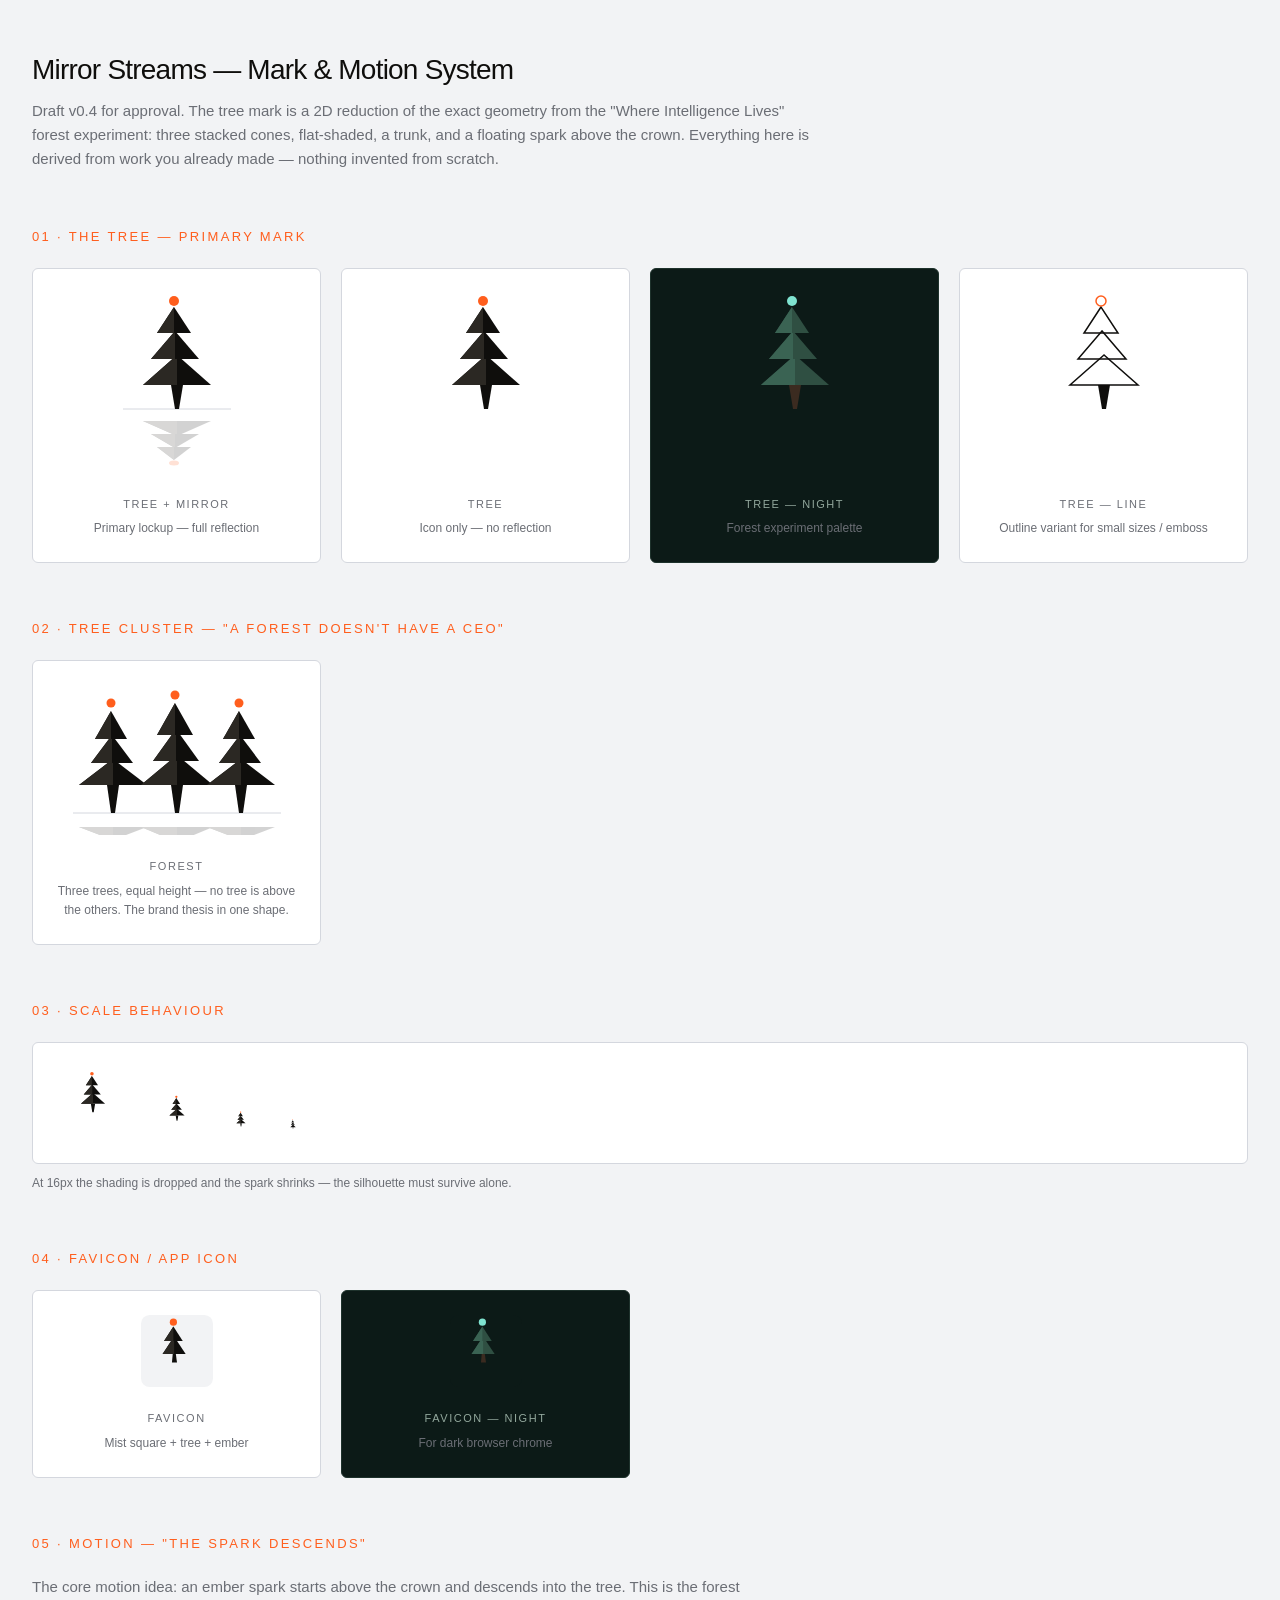
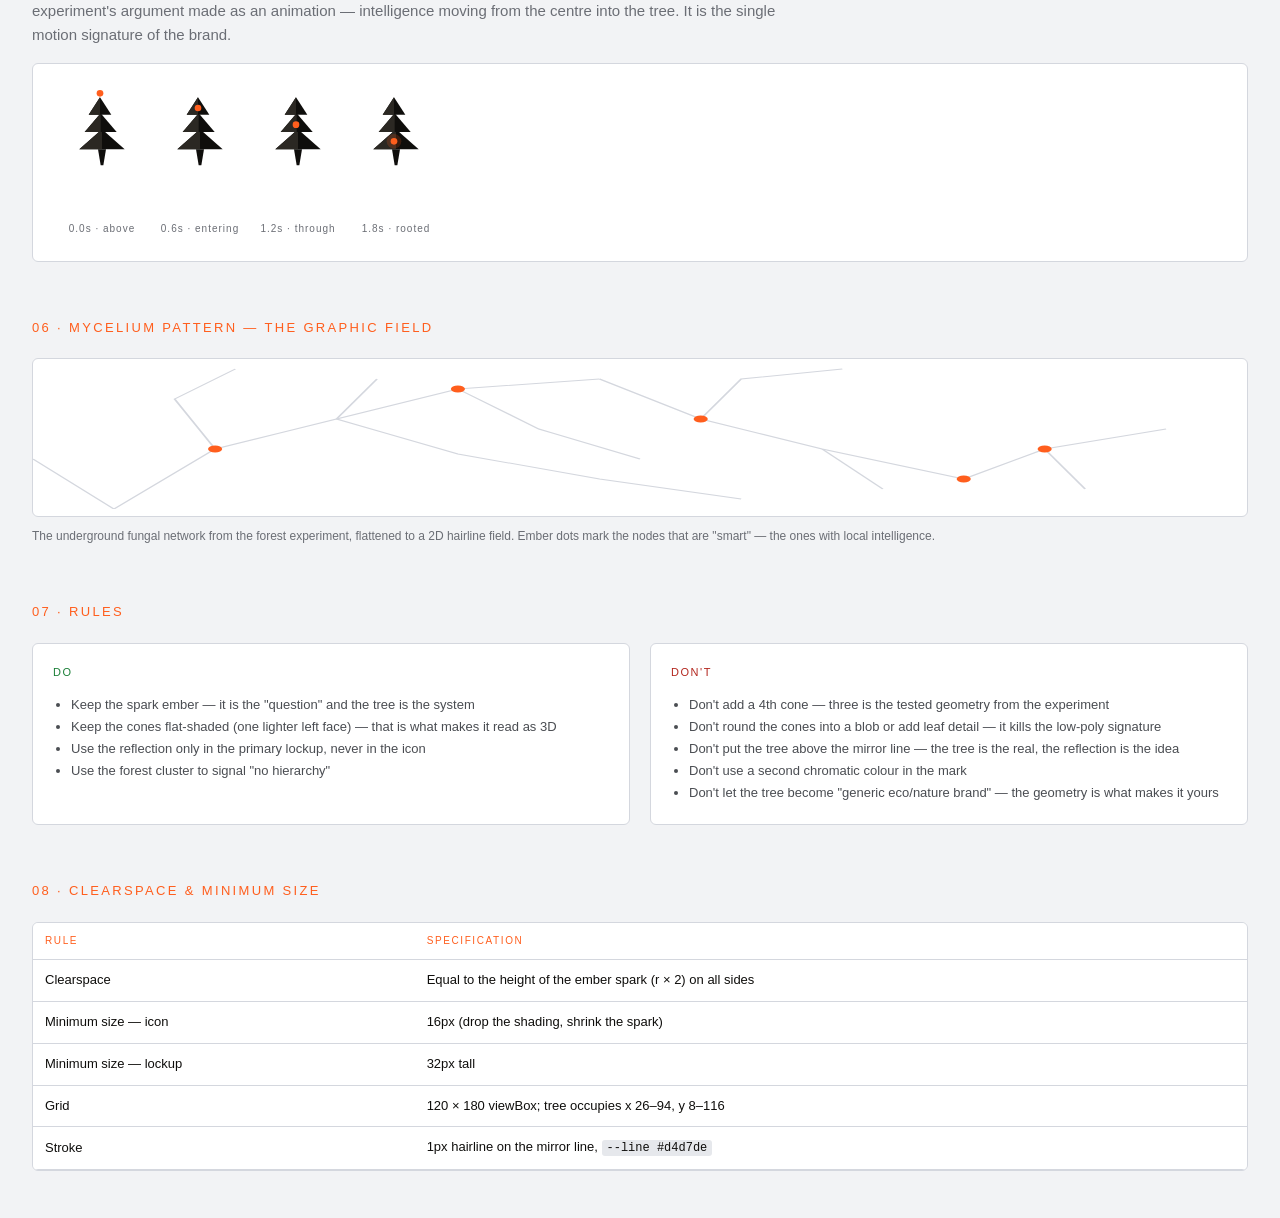
<file: mark-preview.html>
<!DOCTYPE html>
<html lang="en">
<head>
  <link rel="icon" type="image/svg+xml" href="/assets/favicon.svg">
  <link rel="alternate icon" href="/assets/favicon.svg">

<meta charset="UTF-8">
<title>Mirror Streams — Mark &amp; Motion System</title>
<style>
  :root {
    --mist: #F2F3F5; --ink: #0f0e0c; --ember: #ff5e1d; --ash: #6b6e75; --line: #d4d7de; --stone: #e6e8ec;
    --night: #0c1a17; --gold: #e8b860; --cyan: #7fe3d0; --hq: #b8c2ff;
    --font-sans: 'Helvetica Neue', Helvetica, Arial, system-ui, -apple-system, sans-serif;
  }
  * { box-sizing: border-box; margin: 0; padding: 0; }
  body { background: var(--mist); color: var(--ink); font-family: var(--font-sans); font-size: 15px; line-height: 1.6; padding: 48px 32px; }
  h1 { font-size: 28px; font-weight: 500; letter-spacing: -0.028em; margin-bottom: 6px; }
  h2 { font-size: 13px; font-weight: 500; letter-spacing: 0.18em; text-transform: uppercase; color: var(--ember); margin: 56px 0 20px; }
  .sub { color: var(--ash); margin-bottom: 40px; max-width: 780px; }
  .grid { display: grid; grid-template-columns: repeat(auto-fill, minmax(230px, 1fr)); gap: 20px; }
  .card { background: #fff; border: 1px solid var(--line); border-radius: 6px; padding: 24px; text-align: center; }
  .card.night { background: var(--night); border-color: #1e322c; }
  .card h3 { font-size: 11px; font-weight: 500; letter-spacing: 0.14em; text-transform: uppercase; color: var(--ash); margin-top: 16px; }
  .card.night h3 { color: #93a89d; }
  .cap { font-size: 12px; color: var(--ash); margin-top: 6px; }
  .darkbox { background: var(--night); padding: 32px; border-radius: 6px; display: flex; align-items: center; gap: 40px; }
  .sizes { display: flex; align-items: flex-end; gap: 32px; background: #fff; border: 1px solid var(--line); border-radius: 6px; padding: 28px; }
  .frames { display: flex; gap: 8px; background: #fff; border: 1px solid var(--line); border-radius: 6px; padding: 24px; }
  .frame { text-align: center; }
  .frame small { display: block; font-size: 10px; color: var(--ash); letter-spacing: 0.1em; margin-top: 6px; }
  .do-dont { display: grid; grid-template-columns: 1fr 1fr; gap: 20px; }
  .dd { border: 1px solid var(--line); border-radius: 6px; padding: 20px; background: #fff; }
  .dd h4 { font-size: 11px; font-weight: 500; letter-spacing: 0.14em; text-transform: uppercase; margin-bottom: 12px; }
  .dd.dont h4 { color: #b3261e; } .dd.do h4 { color: #1a7f37; }
  code { font-family: 'SF Mono', Menlo, monospace; font-size: 12px; background: var(--stone); padding: 1px 5px; border-radius: 3px; }
  table { width: 100%; border-collapse: collapse; background: #fff; }
  th, td { text-align: left; padding: 10px 12px; border-bottom: 1px solid var(--line); font-size: 13px; }
  th { font-size: 10px; letter-spacing: 0.16em; text-transform: uppercase; color: var(--ember); font-weight: 500; }
  .tablewrap { border: 1px solid var(--line); border-radius: 6px; overflow: hidden; }
  ul { padding-left: 18px; }
</style>
</head>
<body>

<h1>Mirror Streams — Mark &amp; Motion System</h1>
<p class="sub">Draft v0.4 for approval. The tree mark is a 2D reduction of the exact geometry from the "Where Intelligence Lives" forest experiment: three stacked cones, flat-shaded, a trunk, and a floating spark above the crown. Everything here is derived from work you already made — nothing invented from scratch.</p>

<h2>01 · The Tree — primary mark</h2>
<div class="grid">
  <div class="card">
    <svg width="120" height="180" viewBox="0 0 120 180">
      <g opacity="0.18" transform="translate(0,116) scale(1,-0.5) translate(0,-116)">
        <path d="M60 62 L26 92 L94 92 Z" fill="#0f0e0c"/>
        <path d="M60 62 L26 92 L60 92 Z" fill="#2b2823"/>
        <path d="M58 38 L34 66 L82 66 Z" fill="#0f0e0c"/>
        <path d="M58 38 L34 66 L58 66 Z" fill="#2b2823"/>
        <path d="M57 14 L40 40 L74 40 Z" fill="#0f0e0c"/>
        <path d="M57 14 L40 40 L57 40 Z" fill="#2b2823"/>
        <circle cx="57" cy="8" r="5" fill="#ff5e1d"/>
      </g>
      <line x1="6" y1="116" x2="114" y2="116" stroke="#d4d7de" stroke-width="1"/>
      <path d="M54 92 L66 92 L62 116 L58 116 Z" fill="#0f0e0c"/>
      <path d="M60 62 L26 92 L94 92 Z" fill="#0f0e0c"/>
      <path d="M60 62 L26 92 L60 92 Z" fill="#2b2823"/>
      <path d="M58 38 L34 66 L82 66 Z" fill="#0f0e0c"/>
      <path d="M58 38 L34 66 L58 66 Z" fill="#2b2823"/>
      <path d="M57 14 L40 40 L74 40 Z" fill="#0f0e0c"/>
      <path d="M57 14 L40 40 L57 40 Z" fill="#2b2823"/>
      <circle cx="57" cy="8" r="5" fill="#ff5e1d"/>
    </svg>
    <h3>Tree + Mirror</h3>
    <p class="cap">Primary lockup — full reflection</p>
  </div>

  <div class="card">
    <svg width="120" height="180" viewBox="0 0 120 180">
      <path d="M54 92 L66 92 L62 116 L58 116 Z" fill="#0f0e0c"/>
      <path d="M60 62 L26 92 L94 92 Z" fill="#0f0e0c"/>
      <path d="M60 62 L26 92 L60 92 Z" fill="#2b2823"/>
      <path d="M58 38 L34 66 L82 66 Z" fill="#0f0e0c"/>
      <path d="M58 38 L34 66 L58 66 Z" fill="#2b2823"/>
      <path d="M57 14 L40 40 L74 40 Z" fill="#0f0e0c"/>
      <path d="M57 14 L40 40 L57 40 Z" fill="#2b2823"/>
      <circle cx="57" cy="8" r="5" fill="#ff5e1d"/>
    </svg>
    <h3>Tree</h3>
    <p class="cap">Icon only — no reflection</p>
  </div>

  <div class="card night">
    <svg width="120" height="180" viewBox="0 0 120 180">
      <path d="M54 92 L66 92 L62 116 L58 116 Z" fill="#3b2b20"/>
      <path d="M60 62 L26 92 L94 92 Z" fill="#2f4f42"/>
      <path d="M60 62 L26 92 L60 92 Z" fill="#3a6353"/>
      <path d="M58 38 L34 66 L82 66 Z" fill="#2f4f42"/>
      <path d="M58 38 L34 66 L58 66 Z" fill="#3a6353"/>
      <path d="M57 14 L40 40 L74 40 Z" fill="#2f4f42"/>
      <path d="M57 14 L40 40 L57 40 Z" fill="#3a6353"/>
      <circle cx="57" cy="8" r="5" fill="#7fe3d0"/>
    </svg>
    <h3>Tree — Night</h3>
    <p class="cap">Forest experiment palette</p>
  </div>

  <div class="card">
    <svg width="120" height="180" viewBox="0 0 120 180">
      <path d="M54 92 L66 92 L62 116 L58 116 Z" fill="#0f0e0c"/>
      <path d="M60 62 L26 92 L94 92 Z" fill="none" stroke="#0f0e0c" stroke-width="1.5"/>
      <path d="M58 38 L34 66 L82 66 Z" fill="none" stroke="#0f0e0c" stroke-width="1.5"/>
      <path d="M57 14 L40 40 L74 40 Z" fill="none" stroke="#0f0e0c" stroke-width="1.5"/>
      <circle cx="57" cy="8" r="5" fill="none" stroke="#ff5e1d" stroke-width="1.5"/>
    </svg>
    <h3>Tree — Line</h3>
    <p class="cap">Outline variant for small sizes / emboss</p>
  </div>
</div>

<h2>02 · Tree Cluster — "a forest doesn't have a CEO"</h2>
<div class="grid">
  <div class="card">
    <svg width="220" height="150" viewBox="0 0 220 150">
      <g opacity="0.18" transform="translate(0,128) scale(1,-0.5) translate(0,-128)">
        <path d="M46 74 L12 100 L80 100 Z" fill="#0f0e0c"/><path d="M46 74 L12 100 L46 100 Z" fill="#2b2823"/>
        <path d="M45 50 L24 78 L66 78 Z" fill="#0f0e0c"/><path d="M45 50 L24 78 L45 78 Z" fill="#2b2823"/>
        <path d="M44 26 L28 54 L60 54 Z" fill="#0f0e0c"/><path d="M44 26 L28 54 L44 54 Z" fill="#2b2823"/>
        <path d="M110 70 L74 100 L146 100 Z" fill="#0f0e0c"/><path d="M110 70 L74 100 L110 100 Z" fill="#2b2823"/>
        <path d="M109 44 L86 76 L132 76 Z" fill="#0f0e0c"/><path d="M109 44 L86 76 L109 76 Z" fill="#2b2823"/>
        <path d="M108 18 L90 50 L126 50 Z" fill="#0f0e0c"/><path d="M108 18 L90 50 L108 50 Z" fill="#2b2823"/>
        <path d="M174 74 L140 100 L208 100 Z" fill="#0f0e0c"/><path d="M174 74 L140 100 L174 100 Z" fill="#2b2823"/>
        <path d="M173 50 L152 78 L194 78 Z" fill="#0f0e0c"/><path d="M173 50 L152 78 L173 78 Z" fill="#2b2823"/>
        <path d="M172 26 L156 54 L188 54 Z" fill="#0f0e0c"/><path d="M172 26 L156 54 L172 54 Z" fill="#2b2823"/>
        <circle cx="44" cy="18" r="4.5" fill="#ff5e1d"/><circle cx="108" cy="10" r="4.5" fill="#ff5e1d"/><circle cx="172" cy="18" r="4.5" fill="#ff5e1d"/>
      </g>
      <line x1="6" y1="128" x2="214" y2="128" stroke="#d4d7de" stroke-width="1"/>
      <path d="M40 100 L52 100 L48 128 L44 128 Z" fill="#0f0e0c"/>
      <path d="M46 74 L12 100 L80 100 Z" fill="#0f0e0c"/><path d="M46 74 L12 100 L46 100 Z" fill="#2b2823"/>
      <path d="M45 50 L24 78 L66 78 Z" fill="#0f0e0c"/><path d="M45 50 L24 78 L45 78 Z" fill="#2b2823"/>
      <path d="M44 26 L28 54 L60 54 Z" fill="#0f0e0c"/><path d="M44 26 L28 54 L44 54 Z" fill="#2b2823"/>
      <circle cx="44" cy="18" r="4.5" fill="#ff5e1d"/>
      <path d="M104 100 L116 100 L112 128 L108 128 Z" fill="#0f0e0c"/>
      <path d="M110 70 L74 100 L146 100 Z" fill="#0f0e0c"/><path d="M110 70 L74 100 L110 100 Z" fill="#2b2823"/>
      <path d="M109 44 L86 76 L132 76 Z" fill="#0f0e0c"/><path d="M109 44 L86 76 L109 76 Z" fill="#2b2823"/>
      <path d="M108 18 L90 50 L126 50 Z" fill="#0f0e0c"/><path d="M108 18 L90 50 L108 50 Z" fill="#2b2823"/>
      <circle cx="108" cy="10" r="4.5" fill="#ff5e1d"/>
      <path d="M168 100 L180 100 L176 128 L172 128 Z" fill="#0f0e0c"/>
      <path d="M174 74 L140 100 L208 100 Z" fill="#0f0e0c"/><path d="M174 74 L140 100 L174 100 Z" fill="#2b2823"/>
      <path d="M173 50 L152 78 L194 78 Z" fill="#0f0e0c"/><path d="M173 50 L152 78 L173 78 Z" fill="#2b2823"/>
      <path d="M172 26 L156 54 L188 54 Z" fill="#0f0e0c"/><path d="M172 26 L156 54 L172 54 Z" fill="#2b2823"/>
      <circle cx="172" cy="18" r="4.5" fill="#ff5e1d"/>
    </svg>
    <h3>Forest</h3>
    <p class="cap">Three trees, equal height — no tree is above the others. The brand thesis in one shape.</p>
  </div>
</div>

<h2>03 · Scale behaviour</h2>
<div class="sizes">
  <svg width="64" height="64" viewBox="0 0 120 180"><path d="M54 92 L66 92 L62 116 L58 116 Z" fill="#0f0e0c"/><path d="M60 62 L26 92 L94 92 Z" fill="#0f0e0c"/><path d="M60 62 L26 92 L60 92 Z" fill="#2b2823"/><path d="M58 38 L34 66 L82 66 Z" fill="#0f0e0c"/><path d="M58 38 L34 66 L58 66 Z" fill="#2b2823"/><path d="M57 14 L40 40 L74 40 Z" fill="#0f0e0c"/><path d="M57 14 L40 40 L57 40 Z" fill="#2b2823"/><circle cx="57" cy="8" r="5" fill="#ff5e1d"/></svg>
  <svg width="40" height="40" viewBox="0 0 120 180"><path d="M54 92 L66 92 L62 116 L58 116 Z" fill="#0f0e0c"/><path d="M60 62 L26 92 L94 92 Z" fill="#0f0e0c"/><path d="M60 62 L26 92 L60 92 Z" fill="#2b2823"/><path d="M58 38 L34 66 L82 66 Z" fill="#0f0e0c"/><path d="M58 38 L34 66 L58 66 Z" fill="#2b2823"/><path d="M57 14 L40 40 L74 40 Z" fill="#0f0e0c"/><path d="M57 14 L40 40 L57 40 Z" fill="#2b2823"/><circle cx="57" cy="8" r="5" fill="#ff5e1d"/></svg>
  <svg width="24" height="24" viewBox="0 0 120 180"><path d="M54 92 L66 92 L62 116 L58 116 Z" fill="#0f0e0c"/><path d="M60 62 L26 92 L94 92 Z" fill="#0f0e0c"/><path d="M60 62 L26 92 L60 92 Z" fill="#2b2823"/><path d="M58 38 L34 66 L82 66 Z" fill="#0f0e0c"/><path d="M58 38 L34 66 L58 66 Z" fill="#2b2823"/><path d="M57 14 L40 40 L74 40 Z" fill="#0f0e0c"/><path d="M57 14 L40 40 L57 40 Z" fill="#2b2823"/><circle cx="57" cy="8" r="5" fill="#ff5e1d"/></svg>
  <svg width="16" height="16" viewBox="0 0 120 180"><path d="M56 92 L64 92 L60 116 L60 116 Z" fill="#0f0e0c"/><path d="M60 62 L30 92 L90 92 Z" fill="#0f0e0c"/><path d="M58 38 L36 66 L80 66 Z" fill="#0f0e0c"/><path d="M57 14 L42 40 L72 40 Z" fill="#0f0e0c"/><circle cx="57" cy="8" r="4" fill="#ff5e1d"/></svg>
</div>
<p class="cap" style="margin-top:10px">At 16px the shading is dropped and the spark shrinks — the silhouette must survive alone.</p>

<h2>04 · Favicon / app icon</h2>
<div class="grid">
  <div class="card">
    <svg width="72" height="72" viewBox="0 0 100 100"><rect width="100" height="100" rx="12" fill="#F2F3F5"/><path d="M43 66 L50 66 L47 44 L45 44 Z" fill="#0f0e0c"/><path d="M46 30 L30 54 L62 54 Z" fill="#0f0e0c"/><path d="M46 30 L30 54 L46 54 Z" fill="#2b2823"/><path d="M45 16 L32 36 L58 36 Z" fill="#0f0e0c"/><path d="M45 16 L32 36 L45 36 Z" fill="#2b2823"/><circle cx="45" cy="10" r="5" fill="#ff5e1d"/></svg>
    <h3>Favicon</h3>
    <p class="cap">Mist square + tree + ember</p>
  </div>
  <div class="card night">
    <svg width="72" height="72" viewBox="0 0 100 100"><rect width="100" height="100" rx="12" fill="#0c1a17"/><path d="M43 66 L50 66 L47 44 L45 44 Z" fill="#3b2b20"/><path d="M46 30 L30 54 L62 54 Z" fill="#2f4f42"/><path d="M46 30 L30 54 L46 54 Z" fill="#3a6353"/><path d="M45 16 L32 36 L58 36 Z" fill="#2f4f42"/><path d="M45 16 L32 36 L45 36 Z" fill="#3a6353"/><circle cx="45" cy="10" r="5" fill="#7fe3d0"/></svg>
    <h3>Favicon — Night</h3>
    <p class="cap">For dark browser chrome</p>
  </div>
</div>

<h2>05 · Motion — "the spark descends"</h2>
<p class="sub" style="margin-bottom:16px">The core motion idea: an ember spark starts above the crown and descends into the tree. This is the forest experiment's argument made as an animation — intelligence moving from the centre into the tree. It is the single motion signature of the brand.</p>
<div class="frames">
  <div class="frame">
    <svg width="90" height="120" viewBox="0 0 120 180"><path d="M54 92 L66 92 L62 116 L58 116 Z" fill="#0f0e0c"/><path d="M60 62 L26 92 L94 92 Z" fill="#0f0e0c"/><path d="M60 62 L26 92 L60 92 Z" fill="#2b2823"/><path d="M58 38 L34 66 L82 66 Z" fill="#0f0e0c"/><path d="M58 38 L34 66 L58 66 Z" fill="#2b2823"/><path d="M57 14 L40 40 L74 40 Z" fill="#0f0e0c"/><path d="M57 14 L40 40 L57 40 Z" fill="#2b2823"/><circle cx="57" cy="8" r="5" fill="#ff5e1d"/></svg>
    <small>0.0s · above</small>
  </div>
  <div class="frame">
    <svg width="90" height="120" viewBox="0 0 120 180"><path d="M54 92 L66 92 L62 116 L58 116 Z" fill="#0f0e0c"/><path d="M60 62 L26 92 L94 92 Z" fill="#0f0e0c"/><path d="M60 62 L26 92 L60 92 Z" fill="#2b2823"/><path d="M58 38 L34 66 L82 66 Z" fill="#0f0e0c"/><path d="M58 38 L34 66 L58 66 Z" fill="#2b2823"/><path d="M57 14 L40 40 L74 40 Z" fill="#0f0e0c"/><path d="M57 14 L40 40 L57 40 Z" fill="#2b2823"/><circle cx="57" cy="30" r="5" fill="#ff5e1d"/></svg>
    <small>0.6s · entering</small>
  </div>
  <div class="frame">
    <svg width="90" height="120" viewBox="0 0 120 180"><path d="M54 92 L66 92 L62 116 L58 116 Z" fill="#0f0e0c"/><path d="M60 62 L26 92 L94 92 Z" fill="#0f0e0c"/><path d="M60 62 L26 92 L60 92 Z" fill="#2b2823"/><path d="M58 38 L34 66 L82 66 Z" fill="#0f0e0c"/><path d="M58 38 L34 66 L58 66 Z" fill="#2b2823"/><path d="M57 14 L40 40 L74 40 Z" fill="#0f0e0c"/><path d="M57 14 L40 40 L57 40 Z" fill="#2b2823"/><circle cx="57" cy="55" r="5" fill="#ff5e1d"/></svg>
    <small>1.2s · through</small>
  </div>
  <div class="frame">
    <svg width="90" height="120" viewBox="0 0 120 180"><path d="M54 92 L66 92 L62 116 L58 116 Z" fill="#0f0e0c"/><path d="M60 62 L26 92 L94 92 Z" fill="#0f0e0c"/><path d="M60 62 L26 92 L60 92 Z" fill="#2b2823"/><path d="M58 38 L34 66 L82 66 Z" fill="#0f0e0c"/><path d="M58 38 L34 66 L58 66 Z" fill="#2b2823"/><path d="M57 14 L40 40 L74 40 Z" fill="#0f0e0c"/><path d="M57 14 L40 40 L57 40 Z" fill="#2b2823"/><circle cx="57" cy="80" r="5" fill="#ff5e1d"/><circle cx="57" cy="80" r="11" fill="#ff5e1d" opacity="0.18"/></svg>
    <small>1.8s · rooted</small>
  </div>
</div>

<h2>06 · Mycelium pattern — the graphic field</h2>
<div class="card" style="padding:0; overflow:hidden">
  <svg width="100%" height="150" viewBox="0 0 600 150" preserveAspectRatio="none">
    <g stroke="#d4d7de" stroke-width="1" fill="none">
      <path d="M40 150 L90 90 L150 60 L210 30 L280 20"/>
      <path d="M90 90 L70 40 L100 10"/>
      <path d="M150 60 L170 20"/>
      <path d="M150 60 L210 95 L280 120 L350 140"/>
      <path d="M210 30 L250 70 L300 100"/>
      <path d="M280 20 L330 60 L390 90 L460 120"/>
      <path d="M330 60 L350 20 L400 10"/>
      <path d="M390 90 L420 130"/>
      <path d="M460 120 L500 90 L560 70"/>
      <path d="M500 90 L520 130"/>
      <path d="M40 150 L0 100"/>
    </g>
    <g fill="#ff5e1d">
      <circle cx="90" cy="90" r="3.5"/><circle cx="210" cy="30" r="3.5"/><circle cx="330" cy="60" r="3.5"/><circle cx="460" cy="120" r="3.5"/><circle cx="500" cy="90" r="3.5"/>
    </g>
  </svg>
</div>
<p class="cap" style="margin-top:10px">The underground fungal network from the forest experiment, flattened to a 2D hairline field. Ember dots mark the nodes that are "smart" — the ones with local intelligence.</p>

<h2>07 · Rules</h2>
<div class="do-dont">
  <div class="dd do">
    <h4>Do</h4>
    <ul style="font-size:13px; line-height:1.7; color:#4a4d52">
      <li>Keep the spark ember — it is the "question" and the tree is the system</li>
      <li>Keep the cones flat-shaded (one lighter left face) — that is what makes it read as 3D</li>
      <li>Use the reflection only in the primary lockup, never in the icon</li>
      <li>Use the forest cluster to signal "no hierarchy"</li>
    </ul>
  </div>
  <div class="dd dont">
    <h4>Don't</h4>
    <ul style="font-size:13px; line-height:1.7; color:#4a4d52">
      <li>Don't add a 4th cone — three is the tested geometry from the experiment</li>
      <li>Don't round the cones into a blob or add leaf detail — it kills the low-poly signature</li>
      <li>Don't put the tree above the mirror line — the tree is the real, the reflection is the idea</li>
      <li>Don't use a second chromatic colour in the mark</li>
      <li>Don't let the tree become "generic eco/nature brand" — the geometry is what makes it yours</li>
    </ul>
  </div>
</div>

<h2>08 · Clearspace &amp; minimum size</h2>
<div class="tablewrap">
<table>
  <tr><th>Rule</th><th>Specification</th></tr>
  <tr><td>Clearspace</td><td>Equal to the height of the ember spark (r × 2) on all sides</td></tr>
  <tr><td>Minimum size — icon</td><td>16px (drop the shading, shrink the spark)</td></tr>
  <tr><td>Minimum size — lockup</td><td>32px tall</td></tr>
  <tr><td>Grid</td><td>120 × 180 viewBox; tree occupies x 26–94, y 8–116</td></tr>
  <tr><td>Stroke</td><td>1px hairline on the mirror line, <code>--line #d4d7de</code></td></tr>
</table>
</div>

</body>
</html>
</file>
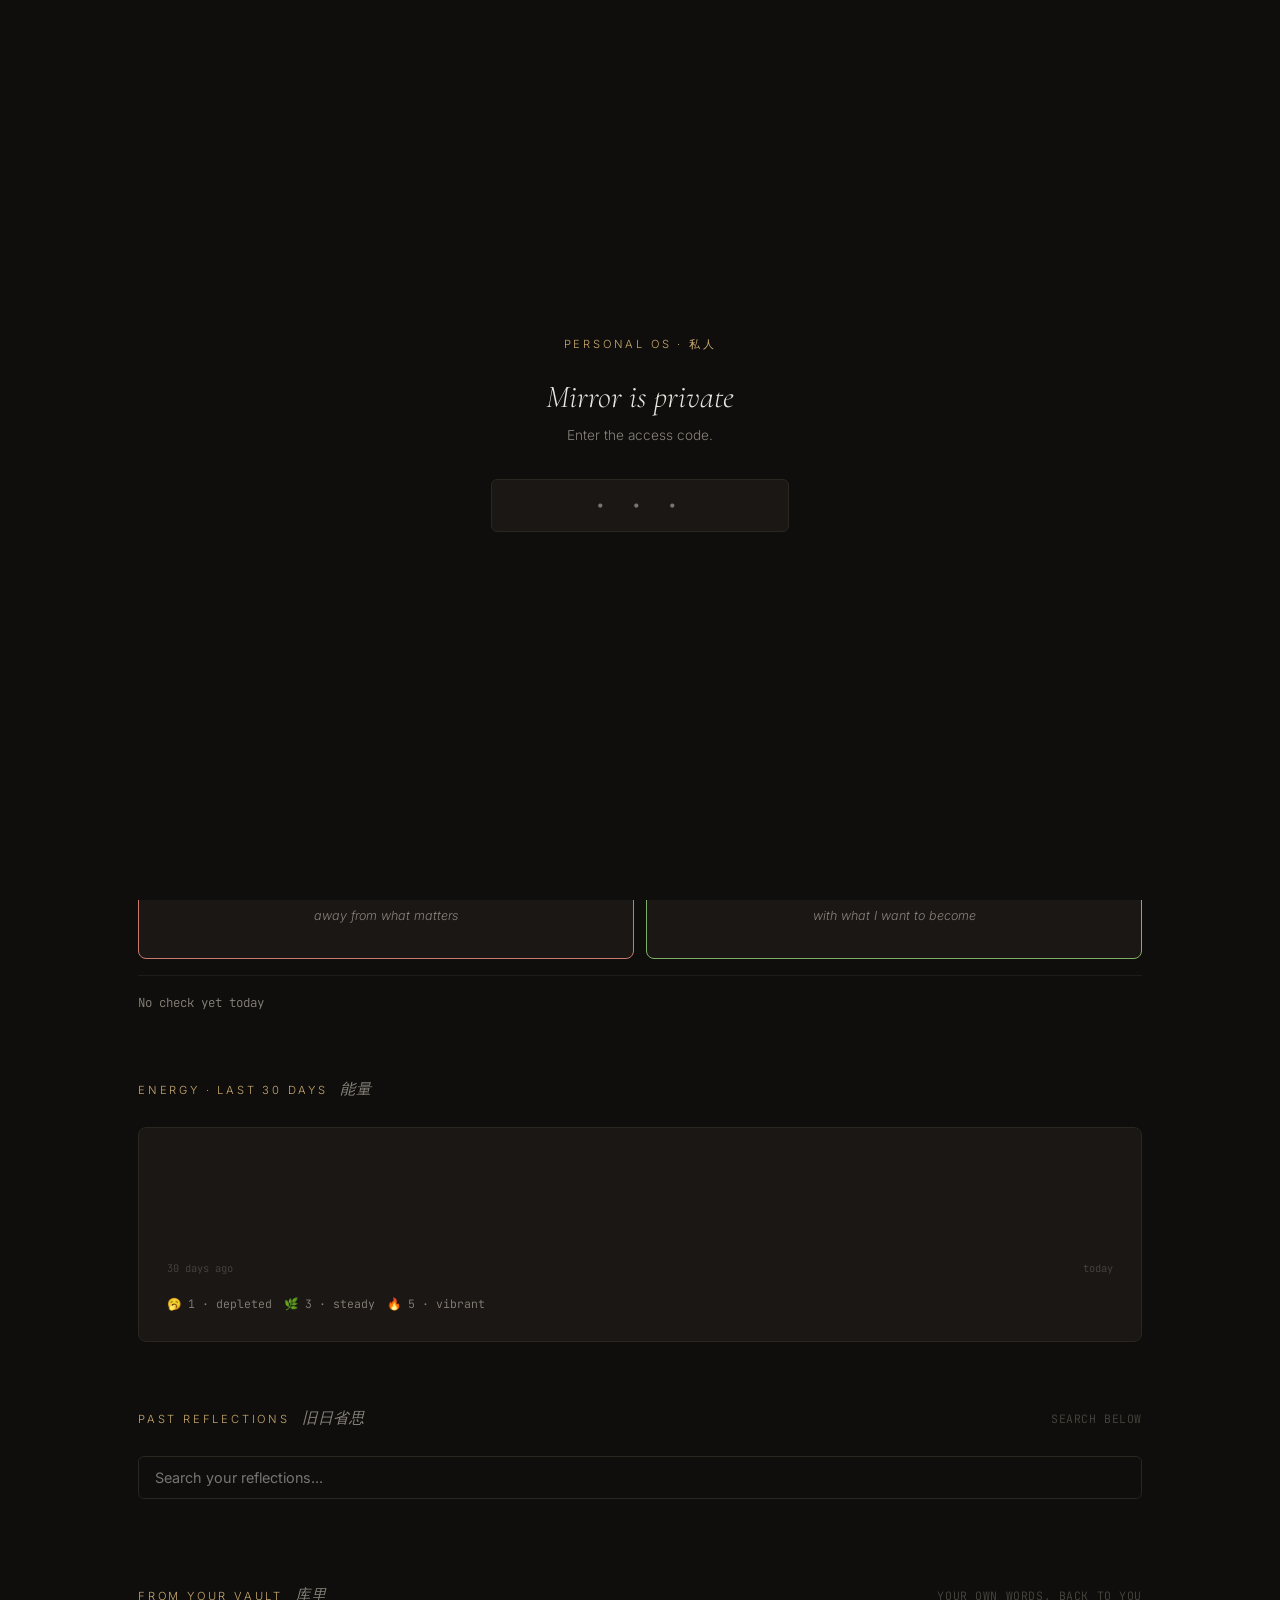
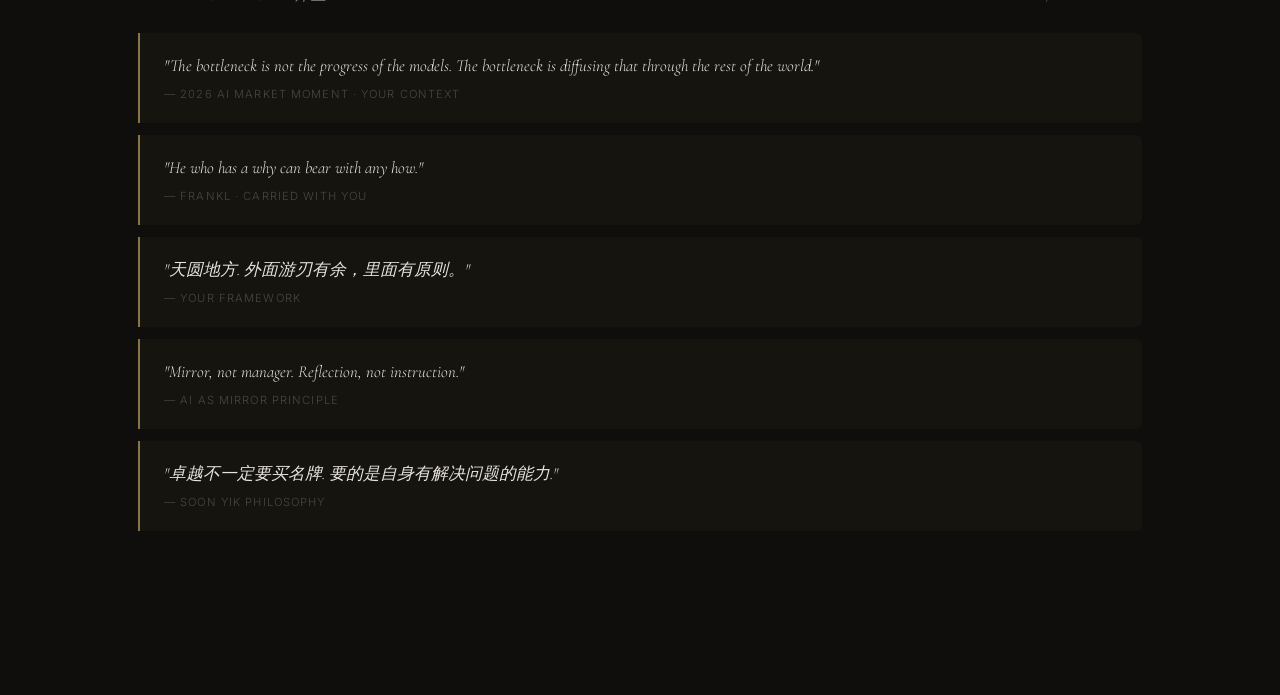
<file: mirror.html>
<!DOCTYPE html>
<html lang="en">
<head>
  <meta charset="UTF-8">
  <meta name="viewport" content="width=device-width, initial-scale=1.0">
  <title>Mirror — Personal OS</title>
  <link rel="preconnect" href="https://fonts.googleapis.com">
  <link rel="preconnect" href="https://fonts.gstatic.com" crossorigin>
  <link href="https://fonts.googleapis.com/css2?family=Cormorant+Garamond:ital,wght@0,300;0,400;0,500;1,300;1,400&family=Inter:wght@300;400;500;600&family=JetBrains+Mono:wght@300;400;500&display=swap" rel="stylesheet">
  <link rel="icon" href="data:image/svg+xml,<svg xmlns='http://www.w3.org/2000/svg' viewBox='0 0 100 100'><rect width='100' height='100' rx='12' fill='%230f0e0c'/><text x='50' y='68' font-family='Georgia,serif' font-size='52' font-weight='400' fill='%23c9a96e' text-anchor='middle'>CC</text></svg>">
  <link rel="stylesheet" href="shared.css">
  <style>
    .page-title {
      font-family: 'Cormorant Garamond', serif;
      font-size: clamp(2.4rem, 5vw, 3.4rem);
      font-weight: 300; line-height: 1.15;
      margin-bottom: 12px;
    }
    .page-title em { font-style: italic; color: var(--accent); }
    .page-sub {
      font-size: 0.9rem; color: var(--text-muted);
      margin-bottom: 64px;
    }

    /* Today's prompt */
    .prompt-card {
      padding: 36px;
      background: var(--bg-card);
      border: 1px solid var(--border);
      border-radius: 8px;
      text-align: center;
      position: relative;
      overflow: hidden;
    }
    .prompt-card::before {
      content: '';
      position: absolute;
      top: 0; left: 0; right: 0;
      height: 1px;
      background: linear-gradient(90deg, transparent, var(--accent), transparent);
      opacity: 0.4;
    }
    .prompt-eyebrow {
      font-size: 0.7rem; letter-spacing: 0.2em;
      text-transform: uppercase; color: var(--accent);
      margin-bottom: 16px;
    }
    .prompt-text {
      font-family: 'Cormorant Garamond', serif;
      font-size: clamp(1.3rem, 2.5vw, 1.6rem);
      font-style: italic; font-weight: 300; line-height: 1.5;
      color: var(--text); margin-bottom: 20px;
    }
    .prompt-input {
      width: 100%; max-width: 500px;
      padding: 12px 16px;
      background: var(--bg);
      border: 1px solid var(--border);
      border-radius: 6px;
      color: var(--text);
      font-family: inherit; font-size: 0.9rem; line-height: 1.6;
      outline: none; resize: vertical; min-height: 80px;
      transition: border-color 0.2s;
    }
    .prompt-input:focus { border-color: var(--accent); }
    .prompt-save {
      margin-top: 12px; padding: 8px 18px;
      background: transparent; border: 1px solid var(--accent);
      border-radius: 4px; color: var(--accent);
      font-size: 0.75rem; letter-spacing: 0.1em; text-transform: uppercase;
      font-family: 'JetBrains Mono', monospace; cursor: pointer;
      transition: all 0.2s;
    }
    .prompt-save:hover { background: var(--accent); color: var(--bg); }

    /* Drift / Alignment */
    .drift-grid {
      display: grid;
      grid-template-columns: 1fr 1fr;
      gap: 12px;
    }
    .drift-card {
      padding: 32px 24px;
      background: var(--bg-card);
      border: 1px solid var(--border);
      border-radius: 8px;
      text-align: center;
      cursor: pointer;
      transition: all 0.3s;
    }
    .drift-card:hover { transform: translateY(-2px); }
    .drift-card.drift { border-color: var(--drift); }
    .drift-card.align { border-color: var(--align); }
    .drift-card.drift:hover { background: rgba(201, 122, 110, 0.08); }
    .drift-card.align:hover { background: rgba(127, 176, 105, 0.08); }
    .drift-emoji { font-size: 2rem; margin-bottom: 12px; display: block; }
    .drift-title {
      font-family: 'Cormorant Garamond', serif;
      font-size: 1.1rem; margin-bottom: 4px;
      color: var(--text);
    }
    .drift-note {
      font-size: 0.78rem; color: var(--text-muted);
      font-style: italic;
    }
    .drift-streak {
      margin-top: 16px; padding-top: 16px;
      border-top: 1px solid var(--border-faint);
      font-size: 0.78rem;
      color: var(--text-muted);
      font-family: 'JetBrains Mono', monospace;
    }

    /* Energy history */
    .energy-history {
      padding: 28px;
      background: var(--bg-card);
      border: 1px solid var(--border);
      border-radius: 8px;
    }
    .energy-bars {
      display: flex; gap: 4px; align-items: flex-end;
      height: 80px; margin-top: 16px;
    }
    .energy-bar {
      flex: 1; min-width: 8px;
      background: linear-gradient(180deg, var(--accent), var(--accent-dim));
      border-radius: 2px 2px 0 0;
      transition: opacity 0.2s;
      opacity: 0.8;
    }
    .energy-bar:hover { opacity: 1; }
    .energy-bar.empty { background: var(--border); opacity: 0.3; }
    .energy-axis {
      display: flex; justify-content: space-between;
      margin-top: 8px;
      font-size: 0.65rem;
      color: var(--text-faint);
      font-family: 'JetBrains Mono', monospace;
    }
    .energy-legend {
      display: flex; gap: 12px; margin-top: 16px;
      font-size: 0.72rem;
      color: var(--text-muted);
      font-family: 'JetBrains Mono', monospace;
    }
    .energy-legend-item { display: flex; align-items: center; gap: 4px; }

    /* Reflections list */
    .reflections-list { display: flex; flex-direction: column; gap: 12px; }
    .reflection-item {
      padding: 20px 24px;
      background: var(--bg-card);
      border: 1px solid var(--border);
      border-radius: 6px;
    }
    .reflection-date {
      font-size: 0.7rem;
      letter-spacing: 0.1em;
      text-transform: uppercase;
      color: var(--accent);
      font-family: 'JetBrains Mono', monospace;
      margin-bottom: 8px;
    }
    .reflection-prompt-text {
      font-family: 'Cormorant Garamond', serif;
      font-style: italic;
      color: var(--text-muted);
      font-size: 0.95rem;
      margin-bottom: 8px;
    }
    .reflection-answer {
      font-size: 0.9rem; color: var(--text);
      line-height: 1.65;
      white-space: pre-wrap;
    }
    .reflections-empty {
      padding: 40px;
      text-align: center;
      color: var(--text-muted);
      font-style: italic;
      font-family: 'Cormorant Garamond', serif;
      font-size: 1.05rem;
    }

    /* Search */
    .search-box {
      width: 100%;
      padding: 12px 16px;
      background: var(--bg);
      border: 1px solid var(--border);
      border-radius: 6px;
      color: var(--text);
      font-family: inherit; font-size: 0.9rem;
      outline: none; margin-bottom: 20px;
    }
    .search-box:focus { border-color: var(--accent); }

    /* Vault quotes */
    .vault-quotes {
      display: flex; flex-direction: column; gap: 12px;
    }
    .vault-quote {
      padding: 20px 24px;
      background: var(--bg-elev);
      border-left: 2px solid var(--accent-dim);
      border-radius: 0 6px 6px 0;
      font-family: 'Cormorant Garamond', serif;
      font-style: italic;
      font-size: 1.05rem;
      color: var(--text);
      line-height: 1.5;
    }
    .vault-quote-attr {
      font-family: 'Inter', sans-serif;
      font-size: 0.7rem;
      color: var(--text-faint);
      letter-spacing: 0.1em;
      text-transform: uppercase;
      margin-top: 8px;
      font-style: normal;
    }

    @media (max-width: 720px) {
      .drift-grid { grid-template-columns: 1fr; }
    }
  </style>
</head>
<body>
  <nav class="topnav">
    <a href="dashboard.html" class="topnav-logo">CC</a>
    <ul class="topnav-links">
      <li><a href="dashboard.html">Hub</a></li>
      <li><a href="today.html">Today</a></li>
      <li><a href="goals.html">Goals</a></li>
      <li><a href="mirror.html" class="active">Mirror</a></li>
    </ul>
  </nav>

  <div class="container">
    <header>
      <h1 class="page-title">What am I <em>learning</em> about myself?</h1>
      <p class="page-sub">Past answers, drift vs alignment, energy, and your own words back to you.</p>
    </header>

    <section class="section">
      <div class="section-label">
        Today's prompt
        <span class="section-label-zh">今日之问</span>
      </div>
      <div class="prompt-card">
        <div class="prompt-eyebrow">reflect now</div>
        <p class="prompt-text" id="promptText">What gave you energy today?</p>
        <textarea class="prompt-input" id="promptInput" placeholder="Your answer here..."></textarea>
        <br>
        <button class="prompt-save" id="promptSave">Save</button>
      </div>
    </section>

    <section class="section">
      <div class="section-label">
        Drift or Alignment
        <span class="section-label-zh">漂移或对齐</span>
        <span class="section-hint">one check per day</span>
      </div>
      <div class="drift-grid">
        <div class="drift-card drift" id="driftBtn">
          <span class="drift-emoji">🌊</span>
          <div class="drift-title">I'm drifting</div>
          <div class="drift-note">away from what matters</div>
        </div>
        <div class="drift-card align" id="alignBtn">
          <span class="drift-emoji">🧭</span>
          <div class="drift-title">I'm aligned</div>
          <div class="drift-note">with what I want to become</div>
        </div>
      </div>
      <div class="drift-streak" id="driftStreak">No check yet today</div>
    </section>

    <section class="section">
      <div class="section-label">
        Energy · Last 30 days
        <span class="section-label-zh">能量</span>
      </div>
      <div class="energy-history">
        <div class="energy-bars" id="energyBars"></div>
        <div class="energy-axis">
          <span>30 days ago</span>
          <span>today</span>
        </div>
        <div class="energy-legend">
          <span class="energy-legend-item">🥱 1 · depleted</span>
          <span class="energy-legend-item">🌿 3 · steady</span>
          <span class="energy-legend-item">🔥 5 · vibrant</span>
        </div>
      </div>
    </section>

    <section class="section">
      <div class="section-label">
        Past reflections
        <span class="section-label-zh">旧日省思</span>
        <span class="section-hint">search below</span>
      </div>
      <input type="text" class="search-box" id="reflSearch" placeholder="Search your reflections..." />
      <div class="reflections-list" id="reflList"></div>
    </section>

    <section class="section">
      <div class="section-label">
        From your vault
        <span class="section-label-zh">库里</span>
        <span class="section-hint">your own words, back to you</span>
      </div>
      <div class="vault-quotes">
        <div class="vault-quote">
          "The bottleneck is not the progress of the models. The bottleneck is diffusing that through the rest of the world."
          <div class="vault-quote-attr">— 2026 AI market moment · your context</div>
        </div>
        <div class="vault-quote">
          "He who has a why can bear with any how."
          <div class="vault-quote-attr">— Frankl · carried with you</div>
        </div>
        <div class="vault-quote">
          "天圆地方. 外面游刃有余，里面有原则。"
          <div class="vault-quote-attr">— your framework</div>
        </div>
        <div class="vault-quote">
          "Mirror, not manager. Reflection, not instruction."
          <div class="vault-quote-attr">— AI as Mirror principle</div>
        </div>
        <div class="vault-quote">
          "卓越不一定要买名牌. 要的是自身有解决问题的能力."
          <div class="vault-quote-attr">— Soon Yik Philosophy</div>
        </div>
      </div>
    </section>
  </div>

  <script>
    (function() {
      const STORAGE_KEY = 'clarissa_dashboard_auth';
      const PASSWORD = '268';
      if (sessionStorage.getItem(STORAGE_KEY) === 'unlocked') {
        init();
        return;
      }
      const gate = document.createElement('div');
      gate.style.cssText = 'position:fixed;inset:0;background:#0f0e0c;z-index:9999;display:flex;align-items:center;justify-content:center;font-family:Inter,sans-serif;';
      gate.innerHTML = `<div style="text-align:center;max-width:360px;padding:0 24px;">
        <div style="font-size:0.7rem;letter-spacing:0.25em;text-transform:uppercase;color:#c9a96e;margin-bottom:24px;">Personal OS · 私人</div>
        <div style="font-family:'Cormorant Garamond',serif;font-size:2rem;font-weight:300;font-style:italic;color:#e8e4df;margin-bottom:8px;line-height:1.2;">Mirror is private</div>
        <div style="font-size:0.85rem;color:#8a847c;margin-bottom:32px;">Enter the access code.</div>
        <input type="password" id="gate-input" placeholder="• • •" autocomplete="off"
          style="width:100%;padding:14px 18px;background:#1a1714;border:1px solid #2a2620;border-radius:6px;color:#e8e4df;font-family:'JetBrains Mono',monospace;font-size:1.1rem;letter-spacing:0.4em;text-align:center;outline:none;" />
        <div id="gate-error" style="color:#c97a6e;font-size:0.78rem;margin-top:12px;opacity:0;">Wrong code. Try again.</div>
      </div>`;
      document.body.appendChild(gate);
      document.body.style.overflow = 'hidden';
      const input = document.getElementById('gate-input');
      const error = document.getElementById('gate-error');
      setTimeout(() => input.focus(), 100);
      function tryUnlock() {
        if (input.value.trim() === PASSWORD) {
          sessionStorage.setItem(STORAGE_KEY, 'unlocked');
          gate.style.transition = 'opacity 0.4s';
          gate.style.opacity = '0';
          setTimeout(() => { gate.remove(); document.body.style.overflow = ''; init(); }, 400);
        } else {
          error.style.opacity = '1';
          input.value = ''; input.focus();
          input.style.borderColor = '#c97a6e';
          setTimeout(() => { input.style.borderColor = '#2a2620'; setTimeout(() => { error.style.opacity = '0'; }, 1500); }, 800);
        }
      }
      input.addEventListener('keydown', e => { if (e.key === 'Enter') tryUnlock(); });
      input.addEventListener('input', () => { if (input.value.length === 3) setTimeout(tryUnlock, 100); });
    })();

    const PROMPTS = [
      "What gave you energy today?",
      "What drained you?",
      "Where did fear control you today?",
      "What became clearer today?",
      "What did you create today?",
      "Who did you connect with today?",
      "What are you grateful for tonight?",
      "What surprised you today?",
      "What did reality teach you today?",
      "What would you like to do differently tomorrow?"
    ];

    function todayKey() { return new Date().toISOString().split('T')[0]; }
    function dateKey(d) { return d.toISOString().split('T')[0]; }

    function init() {
      // Today's prompt
      const dayOfYear = Math.floor((new Date() - new Date(new Date().getFullYear(), 0, 0)) / 86400000);
      const promptEl = document.getElementById('promptText');
      if (promptEl) promptEl.textContent = PROMPTS[dayOfYear % PROMPTS.length];

      // Load today's answer
      const saved = localStorage.getItem('clarissa_reflection_' + todayKey());
      if (saved) document.getElementById('promptInput').value = saved;

      document.getElementById('promptSave').addEventListener('click', () => {
        const input = document.getElementById('promptInput');
        if (!input.value.trim()) return;
        localStorage.setItem('clarissa_reflection_' + todayKey(), input.value);
        const btn = document.getElementById('promptSave');
        btn.textContent = '✓ saved';
        setTimeout(() => { btn.textContent = 'Save'; }, 1500);
        renderReflections(document.getElementById('reflSearch').value);
      });

      // Drift/Alignment
      const driftKey = 'clarissa_drift_' + todayKey();
      const todayDrift = localStorage.getItem(driftKey);
      if (todayDrift === 'drift') document.getElementById('driftBtn').style.background = 'rgba(201, 122, 110, 0.15)';
      if (todayDrift === 'align') document.getElementById('alignBtn').style.background = 'rgba(127, 176, 105, 0.15)';
      updateDriftStreak(todayDrift);

      document.getElementById('driftBtn').addEventListener('click', () => {
        localStorage.setItem(driftKey, 'drift');
        document.getElementById('driftBtn').style.background = 'rgba(201, 122, 110, 0.15)';
        document.getElementById('alignBtn').style.background = '';
        updateDriftStreak('drift');
      });
      document.getElementById('alignBtn').addEventListener('click', () => {
        localStorage.setItem(driftKey, 'align');
        document.getElementById('alignBtn').style.background = 'rgba(127, 176, 105, 0.15)';
        document.getElementById('driftBtn').style.background = '';
        updateDriftStreak('align');
      });

      // Energy bars
      renderEnergyBars();
      // Reflections
      renderReflections();
      document.getElementById('reflSearch').addEventListener('input', e => {
        renderReflections(e.target.value);
      });
    }

    function updateDriftStreak(todayStatus) {
      const streakEl = document.getElementById('driftStreak');
      if (!streakEl) return;
      if (!todayStatus) {
        streakEl.textContent = 'No check yet today';
        return;
      }
      // Calculate streak of same-status
      let streak = 0;
      const today = new Date();
      for (let i = 0; i < 60; i++) {
        const d = new Date(today);
        d.setDate(d.getDate() - i);
        const k = 'clarissa_drift_' + dateKey(d);
        if (localStorage.getItem(k) === todayStatus) streak++;
        else if (i > 0) break;
      }
      streakEl.textContent = `Today: ${todayStatus} · ${streak} day streak`;
    }

    function renderEnergyBars() {
      const container = document.getElementById('energyBars');
      if (!container) return;
      const today = new Date();
      for (let i = 29; i >= 0; i--) {
        const d = new Date(today);
        d.setDate(d.getDate() - i);
        const level = parseInt(localStorage.getItem('clarissa_energy_' + dateKey(d)) || '0');
        const bar = document.createElement('div');
        bar.className = 'energy-bar' + (level === 0 ? ' empty' : '');
        bar.style.height = (level * 16) + 'px';
        if (level > 0) bar.title = `${dateKey(d)}: ${level}/5`;
        container.appendChild(bar);
      }
    }

    function renderReflections(filter = '') {
      const list = document.getElementById('reflList');
      if (!list) return;
      const items = [];
      for (let i = 0; i < localStorage.length; i++) {
        const k = localStorage.key(i);
        if (k && k.startsWith('clarissa_reflection_')) {
          const date = k.replace('clarissa_reflection_', '');
          const content = localStorage.getItem(k);
          const promptIdx = (() => {
            const d = new Date(date);
            const doy = Math.floor((d - new Date(d.getFullYear(), 0, 0)) / 86400000);
            return doy % PROMPTS.length;
          })();
          items.push({ date, content, prompt: PROMPTS[promptIdx] });
        }
      }
      items.sort((a, b) => b.date.localeCompare(a.date));

      const filtered = filter
        ? items.filter(i => i.content.toLowerCase().includes(filter.toLowerCase()) || i.date.includes(filter))
        : items;

      if (filtered.length === 0) {
        list.innerHTML = '<div class="reflections-empty">No reflections yet. Save one above.</div>';
        return;
      }

      list.innerHTML = filtered.slice(0, 50).map(i => `
        <div class="reflection-item">
          <div class="reflection-date">${i.date}</div>
          <div class="reflection-prompt-text">${i.prompt}</div>
          <div class="reflection-answer">${escapeHtml(i.content)}</div>
        </div>
      `).join('');
    }

    function escapeHtml(s) {
      return s.replace(/&/g, '&amp;').replace(/</g, '&lt;').replace(/>/g, '&gt;');
    }
  </script>
</body>
</html>
</file>
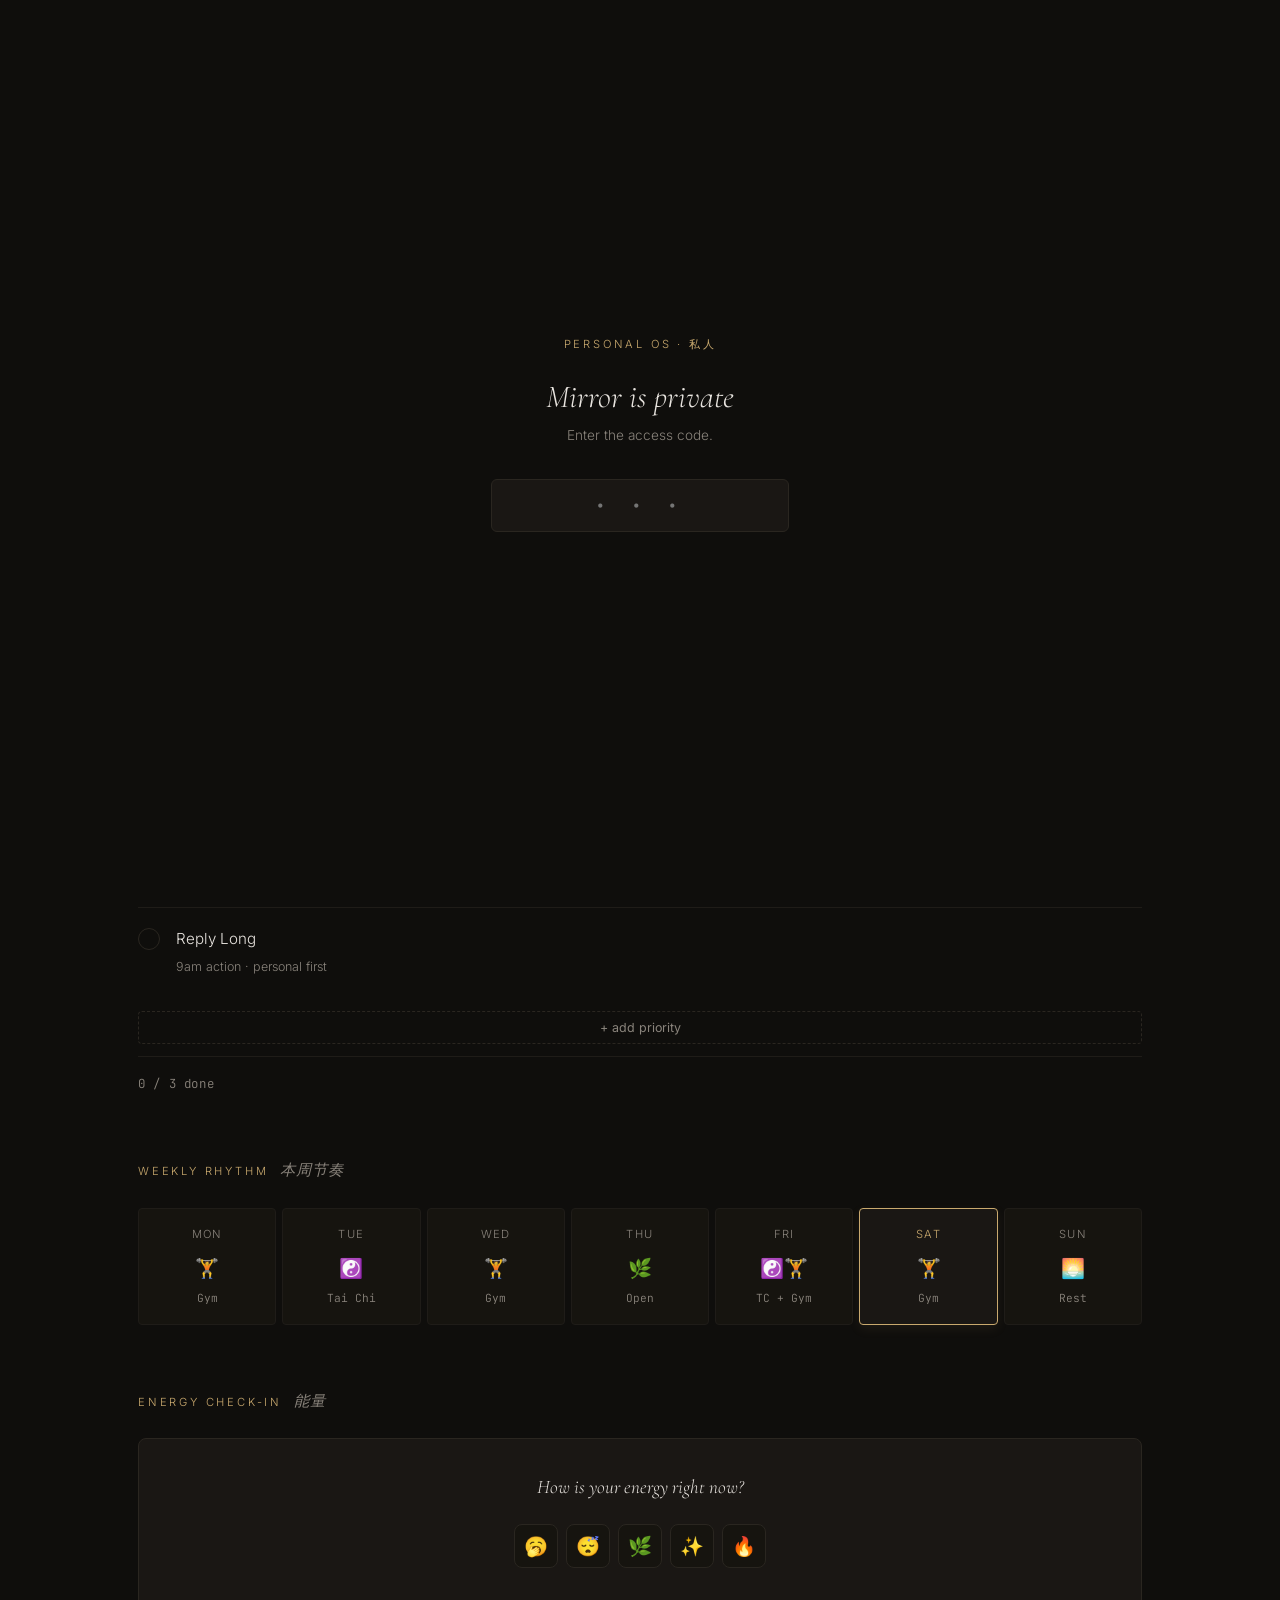
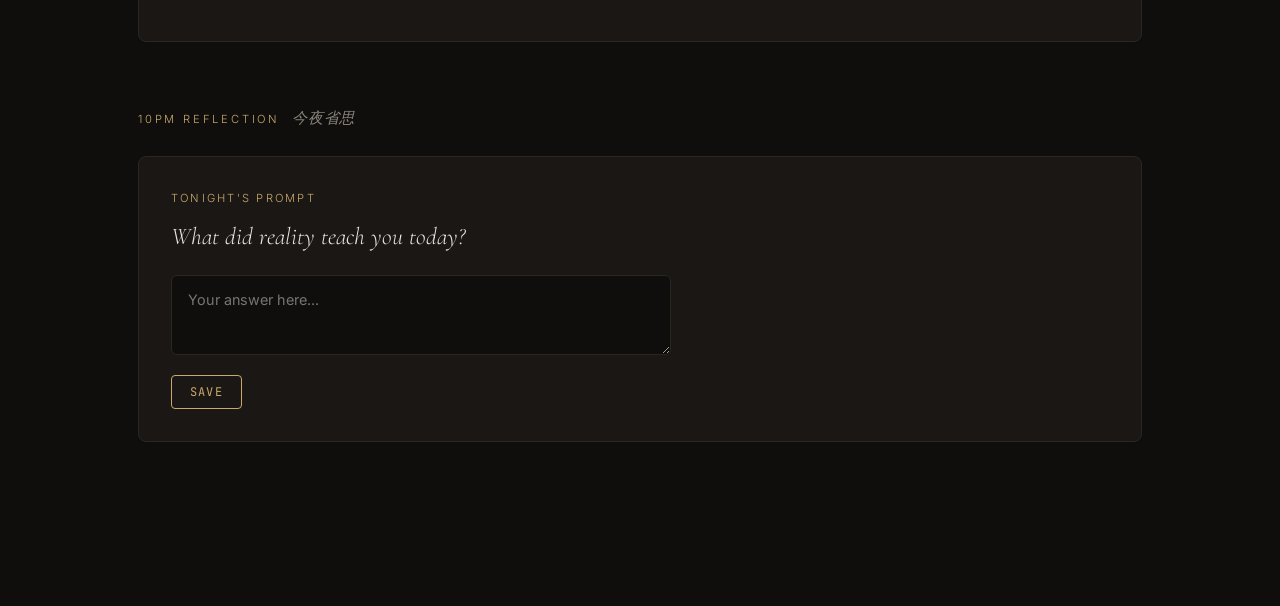
<file: today.html>
<!DOCTYPE html>
<html lang="en">
<head>
  <meta charset="UTF-8">
  <meta name="viewport" content="width=device-width, initial-scale=1.0">
  <title>Today — Personal OS</title>
  <link rel="preconnect" href="https://fonts.googleapis.com">
  <link rel="preconnect" href="https://fonts.gstatic.com" crossorigin>
  <link href="https://fonts.googleapis.com/css2?family=Cormorant+Garamond:ital,wght@0,300;0,400;0,500;1,300;1,400&family=Inter:wght@300;400;500;600&family=JetBrains+Mono:wght@300;400;500&display=swap" rel="stylesheet">
  <link rel="icon" href="data:image/svg+xml,<svg xmlns='http://www.w3.org/2000/svg' viewBox='0 0 100 100'><rect width='100' height='100' rx='12' fill='%230f0e0c'/><text x='50' y='68' font-family='Georgia,serif' font-size='52' font-weight='400' fill='%23c9a96e' text-anchor='middle'>CC</text></svg>">
  <link rel="stylesheet" href="shared.css">
  <style>
    .page-greeting {
      display: flex; align-items: center; gap: 12px;
      margin-bottom: 12px;
    }
    .page-greeting-dot {
      width: 8px; height: 8px; border-radius: 50%;
      background: var(--accent);
      box-shadow: 0 0 12px var(--accent);
      animation: pulse 2.5s ease-in-out infinite;
    }
    @keyframes pulse {
      0%, 100% { opacity: 1; transform: scale(1); }
      50% { opacity: 0.6; transform: scale(0.9); }
    }
    .page-greeting-label {
      font-size: 0.7rem; letter-spacing: 0.25em;
      text-transform: uppercase; color: var(--accent);
    }
    .page-title {
      font-family: 'Cormorant Garamond', serif;
      font-size: clamp(2.4rem, 5vw, 3.4rem);
      font-weight: 300; line-height: 1.15;
      margin-bottom: 12px;
    }
    .page-title em { font-style: italic; color: var(--accent); }
    .page-sub {
      font-size: 0.9rem; color: var(--text-muted);
      display: flex; align-items: center; gap: 16px;
      flex-wrap: wrap; margin-bottom: 0;
    }
    .page-sub-dot {
      width: 3px; height: 3px; border-radius: 50%;
      background: var(--text-faint);
    }

    /* Priorities */
    .priority-list { list-style: none; }
    .priority-item {
      display: flex; align-items: flex-start; gap: 16px;
      padding: 18px 0;
      border-bottom: 1px solid var(--border-faint);
      transition: opacity 0.3s;
    }
    .priority-item.done { opacity: 0.35; }
    .priority-item.done .priority-title,
    .priority-item.done .priority-context {
      text-decoration: line-through;
      text-decoration-color: var(--text-faint);
    }
    .priority-item:last-child { border-bottom: none; }
    .priority-check {
      flex-shrink: 0; width: 22px; height: 22px;
      border: 1px solid var(--border); border-radius: 50%;
      cursor: pointer; transition: all 0.2s;
      display: flex; align-items: center; justify-content: center;
      margin-top: 2px; background: transparent;
    }
    .priority-check:hover { border-color: var(--accent); }
    .priority-check.checked { background: var(--success); border-color: var(--success); }
    .priority-check.checked::after {
      content: '✓'; color: var(--bg);
      font-size: 0.75rem; font-weight: 600;
    }
    .priority-content { flex: 1; }
    .priority-title { font-size: 0.95rem; color: var(--text); margin-bottom: 4px; }
    .priority-context { font-size: 0.78rem; color: var(--text-muted); }
    .priority-progress {
      margin-top: 12px; padding-top: 16px;
      border-top: 1px solid var(--border-faint);
      font-size: 0.78rem; color: var(--text-muted);
      font-family: 'JetBrains Mono', monospace;
      letter-spacing: 0.05em;
      display: flex; justify-content: space-between; align-items: center;
    }
    .priority-celebrate {
      display: none;
      font-family: 'Cormorant Garamond', serif; font-style: italic;
      color: var(--joy); font-size: 0.95rem;
      animation: fadeInUp 0.4s ease;
    }
    .priority-celebrate.show { display: inline; }
    @keyframes fadeInUp {
      from { opacity: 0; transform: translateY(8px); }
      to { opacity: 1; transform: translateY(0); }
    }

    /* Rhythm */
    .rhythm-grid {
      display: grid; grid-template-columns: repeat(7, 1fr); gap: 6px;
    }
    .rhythm-day {
      padding: 16px 8px;
      background: var(--bg-elev);
      border: 1px solid var(--border-faint);
      border-radius: 4px; text-align: center;
      transition: all 0.2s;
    }
    .rhythm-day:hover { transform: translateY(-2px); }
    .rhythm-day.today {
      border-color: var(--accent);
      background: var(--bg-card);
      box-shadow: 0 4px 12px rgba(201, 169, 110, 0.08);
    }
    .rhythm-day-name {
      font-size: 0.7rem; letter-spacing: 0.12em;
      text-transform: uppercase; color: var(--text-muted);
      margin-bottom: 8px;
    }
    .rhythm-day.today .rhythm-day-name { color: var(--accent); }
    .rhythm-icon { font-size: 1.2rem; margin-bottom: 4px; display: block; }
    .rhythm-label {
      font-size: 0.7rem; color: var(--text-muted);
      font-family: 'JetBrains Mono', monospace;
    }

    /* Energy check-in */
    .energy-card {
      padding: 32px;
      background: var(--bg-card);
      border: 1px solid var(--border);
      border-radius: 8px;
    }
    .energy-prompt {
      font-family: 'Cormorant Garamond', serif;
      font-size: 1.2rem; font-style: italic;
      color: var(--text); margin-bottom: 20px;
      text-align: center;
    }
    .energy-scale {
      display: flex; justify-content: center; gap: 8px; margin-bottom: 20px;
    }
    .energy-btn {
      width: 44px; height: 44px;
      border: 1px solid var(--border);
      background: var(--bg-elev);
      border-radius: 8px;
      cursor: pointer;
      font-size: 1.2rem;
      transition: all 0.2s;
      display: flex; align-items: center; justify-content: center;
    }
    .energy-btn:hover { border-color: var(--accent); transform: translateY(-2px); }
    .energy-btn.selected { background: var(--accent); border-color: var(--accent); }
    .energy-saved {
      font-size: 0.78rem; color: var(--text-muted);
      font-family: 'JetBrains Mono', monospace;
      text-align: center;
      letter-spacing: 0.05em;
      opacity: 0; transition: opacity 0.3s;
    }
    .energy-saved.show { opacity: 1; }

    /* Reflection */
    .reflection {
      padding: 32px;
      background: var(--bg-card);
      border: 1px solid var(--border);
      border-radius: 8px;
    }
    .reflection-eyebrow {
      font-size: 0.7rem; letter-spacing: 0.2em;
      text-transform: uppercase; color: var(--accent);
      margin-bottom: 12px;
    }
    .reflection-prompt {
      font-family: 'Cormorant Garamond', serif;
      font-size: clamp(1.2rem, 2.5vw, 1.5rem);
      font-style: italic; font-weight: 300; line-height: 1.45;
      color: var(--text); margin-bottom: 20px;
    }
    .reflection-input {
      width: 100%; max-width: 500px;
      padding: 12px 16px;
      background: var(--bg);
      border: 1px solid var(--border);
      border-radius: 6px;
      color: var(--text);
      font-family: inherit; font-size: 0.9rem; line-height: 1.6;
      outline: none; resize: vertical; min-height: 80px;
      transition: border-color 0.2s;
    }
    .reflection-input:focus { border-color: var(--accent); }
    .reflection-save {
      margin-top: 12px; padding: 8px 18px;
      background: transparent; border: 1px solid var(--accent);
      border-radius: 4px; color: var(--accent);
      font-size: 0.75rem; letter-spacing: 0.1em; text-transform: uppercase;
      font-family: 'JetBrains Mono', monospace; cursor: pointer;
      transition: all 0.2s;
    }
    .reflection-save:hover { background: var(--accent); color: var(--bg); }

    .confetti-canvas { position: fixed; inset: 0; pointer-events: none; z-index: 1000; }
  </style>
</head>
<body>
  <nav class="topnav">
    <a href="dashboard.html" class="topnav-logo">CC</a>
    <ul class="topnav-links">
      <li><a href="dashboard.html">Hub</a></li>
      <li><a href="today.html" class="active">Today</a></li>
      <li><a href="goals.html">Goals</a></li>
      <li><a href="mirror.html">Mirror</a></li>
    </ul>
  </nav>

  <div class="container">
    <header style="margin-bottom: 64px;">
      <div class="page-greeting">
        <span class="page-greeting-dot"></span>
        <span class="page-greeting-label" id="greet">Good morning</span>
      </div>
      <h1 class="page-title">What <em>matters</em> today</h1>
      <div class="page-sub">
        <span id="todayDate">Tuesday, October 13, 2026</span>
        <span class="page-sub-dot"></span>
        <span id="todayDay">Day 13 of Q4</span>
      </div>
    </header>

    <section class="section">
      <div class="section-label">
        Mirror
        <span class="section-label-zh">今日之镜</span>
        <span class="section-hint">daily rotation</span>
      </div>
      <div class="mirror">
        <p class="mirror-quote" id="mirrorQuote">
          The bottleneck is not the progress of the models. The bottleneck is diffusing that through the rest of the world.
        </p>
        <p class="mirror-attr" id="mirrorAttr">— 2026 AI market moment</p>
        <div class="mirror-next">
          <span>Next reflection</span>
          <button class="mirror-next-btn" id="nextQuote">→ another</button>
        </div>
      </div>
    </section>

    <section class="section">
      <div class="section-label">
        Today's 1-3 Priorities
        <span class="section-label-zh">今日要事</span>
        <span class="section-hint">check off to celebrate ✨</span>
      </div>
      <ol class="priority-list" id="priorityList">
        <li class="priority-item">
          <div class="priority-check" data-toggle></div>
          <div class="priority-content">
            <div class="priority-title" contenteditable="true" data-priority="0">Send PKPRF quote</div>
            <div class="priority-context" contenteditable="true" data-context="0">9am action · open loops close today</div>
          </div>
        </li>
        <li class="priority-item">
          <div class="priority-check" data-toggle></div>
          <div class="priority-content">
            <div class="priority-title" contenteditable="true" data-priority="1">Call John</div>
            <div class="priority-context" contenteditable="true" data-context="1">9am action · human before task</div>
          </div>
        </li>
        <li class="priority-item">
          <div class="priority-check" data-toggle></div>
          <div class="priority-content">
            <div class="priority-title" contenteditable="true" data-priority="2">Reply Long</div>
            <div class="priority-context" contenteditable="true" data-context="2">9am action · personal first</div>
          </div>
        </li>
      </ol>
      <div style="margin-top: 16px;">
        <button id="addPriority" style="padding: 8px 14px; background: transparent; border: 1px dashed var(--border); border-radius: 4px; color: var(--text-muted); font-size: 0.78rem; cursor: pointer; width: 100%; transition: all 0.2s; font-family: inherit;">+ add priority</button>
      </div>
      <div class="priority-progress">
        <span><span id="completedCount">0</span> / <span id="totalCount">3</span> done</span>
        <span class="priority-celebrate" id="celebrateMsg">✨ All done. The day is yours.</span>
      </div>
    </section>

    <section class="section">
      <div class="section-label">
        Weekly Rhythm
        <span class="section-label-zh">本周节奏</span>
      </div>
      <div class="rhythm-grid" id="rhythmGrid"></div>
    </section>

    <section class="section">
      <div class="section-label">
        Energy Check-in
        <span class="section-label-zh">能量</span>
      </div>
      <div class="energy-card">
        <p class="energy-prompt">How is your energy right now?</p>
        <div class="energy-scale" id="energyScale">
          <button class="energy-btn" data-level="1" title="Depleted">🥱</button>
          <button class="energy-btn" data-level="2" title="Low">😴</button>
          <button class="energy-btn" data-level="3" title="Steady">🌿</button>
          <button class="energy-btn" data-level="4" title="Good">✨</button>
          <button class="energy-btn" data-level="5" title="Vibrant">🔥</button>
        </div>
        <div class="energy-saved" id="energySaved">Saved</div>
      </div>
    </section>

    <section class="section">
      <div class="section-label">
        10pm Reflection
        <span class="section-label-zh">今夜省思</span>
      </div>
      <div class="reflection">
        <div class="reflection-eyebrow">tonight's prompt</div>
        <p class="reflection-prompt" id="reflectionPrompt">What gave you energy today?</p>
        <textarea class="reflection-input" id="reflectionInput" placeholder="Your answer here..."></textarea>
        <br>
        <button class="reflection-save" id="saveReflection">Save</button>
      </div>
    </section>
  </div>

  <canvas class="confetti-canvas" id="confetti"></canvas>

  <script>
    (function() {
      const STORAGE_KEY = 'clarissa_dashboard_auth';
      const PASSWORD = '268';
      if (sessionStorage.getItem(STORAGE_KEY) === 'unlocked') return;

      const gate = document.createElement('div');
      gate.style.cssText = 'position:fixed;inset:0;background:#0f0e0c;z-index:9999;display:flex;align-items:center;justify-content:center;font-family:Inter,sans-serif;';
      gate.innerHTML = `<div style="text-align:center;max-width:360px;padding:0 24px;">
        <div style="font-size:0.7rem;letter-spacing:0.25em;text-transform:uppercase;color:#c9a96e;margin-bottom:24px;">Personal OS · 私人</div>
        <div style="font-family:'Cormorant Garamond',serif;font-size:2rem;font-weight:300;font-style:italic;color:#e8e4df;margin-bottom:8px;line-height:1.2;">Mirror is private</div>
        <div style="font-size:0.85rem;color:#8a847c;margin-bottom:32px;">Enter the access code.</div>
        <input type="password" id="gate-input" placeholder="• • •" autocomplete="off"
          style="width:100%;padding:14px 18px;background:#1a1714;border:1px solid #2a2620;border-radius:6px;color:#e8e4df;font-family:'JetBrains Mono',monospace;font-size:1.1rem;letter-spacing:0.4em;text-align:center;outline:none;" />
        <div id="gate-error" style="color:#c97a6e;font-size:0.78rem;margin-top:12px;opacity:0;">Wrong code. Try again.</div>
      </div>`;
      document.body.appendChild(gate);
      document.body.style.overflow = 'hidden';

      const input = document.getElementById('gate-input');
      const error = document.getElementById('gate-error');
      setTimeout(() => input.focus(), 100);

      function tryUnlock() {
        if (input.value.trim() === PASSWORD) {
          sessionStorage.setItem(STORAGE_KEY, 'unlocked');
          gate.style.transition = 'opacity 0.4s';
          gate.style.opacity = '0';
          setTimeout(() => { gate.remove(); document.body.style.overflow = ''; init(); }, 400);
        } else {
          error.style.opacity = '1';
          input.value = '';
          input.focus();
          input.style.borderColor = '#c97a6e';
          setTimeout(() => { input.style.borderColor = '#2a2620'; setTimeout(() => { error.style.opacity = '0'; }, 1500); }, 800);
        }
      }

      input.addEventListener('keydown', e => { if (e.key === 'Enter') tryUnlock(); });
      input.addEventListener('input', () => { if (input.value.length === 3) setTimeout(tryUnlock, 100); });
    })();

    // Greeting
    (function() {
      const hour = new Date().getHours();
      const greetEl = document.getElementById('greet');
      let greet;
      if (hour >= 5 && hour < 12) greet = 'Good morning · 早安';
      else if (hour >= 12 && hour < 18) greet = 'Good afternoon';
      else if (hour >= 18 && hour < 22) greet = 'Good evening · 晚上好';
      else greet = 'Still up · 夜深了';
      if (greetEl) greetEl.textContent = greet;

      const date = new Date();
      const dateStr = date.toLocaleDateString('en-US', { weekday: 'long', year: 'numeric', month: 'long', day: 'numeric' });
      const dateEl = document.getElementById('todayDate');
      if (dateEl) dateEl.textContent = dateStr;
      const start = new Date(date.getFullYear(), 9, 1);
      const day = Math.floor((date - start) / (1000 * 60 * 60 * 24)) + 1;
      const dayEl = document.getElementById('todayDay');
      if (dayEl) dayEl.textContent = `Day ${day} of Q4`;
    })();

    // Quotes
    (function() {
      const quotes = [
        { text: "The bottleneck is not the progress of the models. The bottleneck is diffusing that through the rest of the world.", attr: "— 2026 AI market moment" },
        { text: "He who has a why can bear with any how.", attr: "— Frankl" },
        { text: "天圆地方. 外面游刃有余，里面有原则。", attr: "— your framework" },
        { text: "The truth is not created by belief. Reality exists beyond opinion.", attr: "— 真理" },
        { text: "人是环境的产物. 要改变人就要改变他的环境.", attr: "— your reflection" },
        { text: "卓越不一定要买名牌. 要的是自身有解决问题的能力.", attr: "— Soon Yik Philosophy" },
        { text: "Mirror, not manager. Reflection, not instruction.", attr: "— AI as Mirror principle" }
      ];
      const dayOfYear = Math.floor((new Date() - new Date(new Date().getFullYear(), 0, 0)) / 86400000);
      let idx = dayOfYear % quotes.length;
      function show(i) {
        document.getElementById('mirrorQuote').textContent = quotes[i].text;
        document.getElementById('mirrorAttr').textContent = quotes[i].attr;
      }
      show(idx);
      document.getElementById('nextQuote').addEventListener('click', () => {
        idx = (idx + 1) % quotes.length;
        const q = document.getElementById('mirrorQuote');
        q.style.opacity = '0';
        setTimeout(() => { show(idx); q.style.opacity = '1'; }, 200);
      });
    })();

    // Reflection prompts
    (function() {
      const prompts = [
        "What gave you energy today?",
        "What drained you?",
        "Where did fear control you today?",
        "What became clearer today?",
        "What did you create today?",
        "Who did you connect with today?",
        "What are you grateful for tonight?",
        "What surprised you today?",
        "What did reality teach you today?",
        "What would you like to do differently tomorrow?"
      ];
      const dayOfYear = Math.floor((new Date() - new Date(new Date().getFullYear(), 0, 0)) / 86400000);
      const el = document.getElementById('reflectionPrompt');
      if (el) el.textContent = prompts[dayOfYear % prompts.length];
    })();

    // Rhythm
    (function() {
      const days = ['Sun', 'Mon', 'Tue', 'Wed', 'Thu', 'Fri', 'Sat'];
      const plan = [
        { day: 'Mon', icon: '🏋️', label: 'Gym' },
        { day: 'Tue', icon: '☯️', label: 'Tai Chi' },
        { day: 'Wed', icon: '🏋️', label: 'Gym' },
        { day: 'Thu', icon: '🌿', label: 'Open' },
        { day: 'Fri', icon: '☯️🏋️', label: 'TC + Gym' },
        { day: 'Sat', icon: '🏋️', label: 'Gym' },
        { day: 'Sun', icon: '🌅', label: 'Rest' }
      ];
      const today = new Date().getDay();
      const grid = document.getElementById('rhythmGrid');
      plan.forEach((d, i) => {
        const div = document.createElement('div');
        div.className = 'rhythm-day' + (i === today ? ' today' : '');
        div.innerHTML = `<div class="rhythm-day-name">${d.day}</div><span class="rhythm-icon">${d.icon}</span><div class="rhythm-label">${d.label}</div>`;
        grid.appendChild(div);
      });
    })();

    // Priorities
    const today = new Date().toISOString().split('T')[0];
    const STORAGE_KEY = 'clarissa_today_' + today;

    function saveState() {
      const items = document.querySelectorAll('.priority-item');
      const data = [];
      items.forEach(item => {
        data.push({
          title: item.querySelector('.priority-title').textContent,
          context: item.querySelector('.priority-context').textContent,
          done: item.querySelector('.priority-check').classList.contains('checked')
        });
      });
      localStorage.setItem(STORAGE_KEY, JSON.stringify(data));
    }

    function loadState() {
      const saved = localStorage.getItem(STORAGE_KEY);
      const list = document.getElementById('priorityList');
      if (saved) {
        const data = JSON.parse(saved);
        list.innerHTML = '';
        data.forEach(d => addPriorityItem(d.title, d.context, d.done));
      } else {
        // Initial 3 already in DOM
        saveState();
      }
      updateCount();
    }

    function addPriorityItem(title, context, done) {
      const list = document.getElementById('priorityList');
      const li = document.createElement('li');
      li.className = 'priority-item' + (done ? ' done' : '');
      li.innerHTML = `
        <div class="priority-check" data-toggle${done ? ' checked' : ''}></div>
        <div class="priority-content">
          <div class="priority-title" contenteditable="true">${title || ''}</div>
          <div class="priority-context" contenteditable="true">${context || ''}</div>
        </div>
      `;
      list.appendChild(li);
      attachPriorityHandlers(li);
      updateCount();
      saveState();
    }

    function attachPriorityHandlers(li) {
      const check = li.querySelector('.priority-check');
      const title = li.querySelector('.priority-title');
      const context = li.querySelector('.priority-context');

      check.addEventListener('click', () => {
        check.classList.toggle('checked');
        li.classList.toggle('done');
        updateCount();
        saveState();
        const total = parseInt(document.getElementById('totalCount').textContent);
        const doneCount = parseInt(document.getElementById('completedCount').textContent);
        if (doneCount === total && total > 0) {
          document.getElementById('celebrateMsg').classList.add('show');
          launchConfetti();
        } else {
          document.getElementById('celebrateMsg').classList.remove('show');
        }
      });

      title.addEventListener('blur', saveState);
      context.addEventListener('blur', saveState);
    }

    function updateCount() {
      const checks = document.querySelectorAll('.priority-check');
      const done = document.querySelectorAll('.priority-check.checked').length;
      document.getElementById('completedCount').textContent = done;
      document.getElementById('totalCount').textContent = checks.length;
    }

    document.getElementById('addPriority').addEventListener('click', () => {
      addPriorityItem('', '', false);
    });

    document.querySelectorAll('.priority-item').forEach(attachPriorityHandlers);

    // Energy
    (function() {
      const todayKey = 'clarissa_energy_' + new Date().toISOString().split('T')[0];
      const saved = localStorage.getItem(todayKey);
      if (saved) {
        const btn = document.querySelector(`[data-level="${saved}"]`);
        if (btn) btn.classList.add('selected');
        const savedEl = document.getElementById('energySaved');
        savedEl.classList.add('show');
        savedEl.textContent = `Saved today: ${saved}/5`;
      }

      document.querySelectorAll('.energy-btn').forEach(btn => {
        btn.addEventListener('click', () => {
          document.querySelectorAll('.energy-btn').forEach(b => b.classList.remove('selected'));
          btn.classList.add('selected');
          const level = btn.dataset.level;
          localStorage.setItem(todayKey, level);
          const savedEl = document.getElementById('energySaved');
          savedEl.classList.add('show');
          savedEl.textContent = `Saved today: ${level}/5`;
        });
      });
    })();

    // Reflection save
    document.getElementById('saveReflection').addEventListener('click', () => {
      const input = document.getElementById('reflectionInput');
      if (!input.value.trim()) return;
      const today = new Date().toISOString().split('T')[0];
      localStorage.setItem('clarissa_reflection_' + today, input.value);
      const btn = document.getElementById('saveReflection');
      btn.textContent = '✓ saved';
      setTimeout(() => { btn.textContent = 'Save'; }, 1500);
    });

    (function() {
      const today = new Date().toISOString().split('T')[0];
      const saved = localStorage.getItem('clarissa_reflection_' + today);
      if (saved) document.getElementById('reflectionInput').value = saved;
    })();

    // Confetti
    const canvas = document.getElementById('confetti');
    const ctx = canvas.getContext('2d');
    function resizeCanvas() { canvas.width = window.innerWidth; canvas.height = window.innerHeight; }
    resizeCanvas();
    window.addEventListener('resize', resizeCanvas);

    let particles = [];
    function launchConfetti() {
      const colors = ['#c9a96e', '#d4a574', '#e8b86d', '#7fb069', '#e8e4df'];
      for (let i = 0; i < 80; i++) {
        particles.push({
          x: canvas.width / 2, y: canvas.height / 2,
          vx: (Math.random() - 0.5) * 12,
          vy: (Math.random() - 0.5) * 12 - 4,
          size: Math.random() * 4 + 2,
          color: colors[Math.floor(Math.random() * colors.length)],
          life: 1, decay: Math.random() * 0.015 + 0.008
        });
      }
      animateConfetti();
    }

    function animateConfetti() {
      ctx.clearRect(0, 0, canvas.width, canvas.height);
      particles = particles.filter(p => p.life > 0);
      particles.forEach(p => {
        p.x += p.vx; p.y += p.vy; p.vy += 0.25; p.life -= p.decay;
        ctx.globalAlpha = p.life;
        ctx.fillStyle = p.color;
        ctx.fillRect(p.x, p.y, p.size, p.size);
      });
      if (particles.length > 0) requestAnimationFrame(animateConfetti);
      else ctx.clearRect(0, 0, canvas.width, canvas.height);
    }

    function init() {
      loadState();
    }

    if (sessionStorage.getItem('clarissa_dashboard_auth') === 'unlocked') init();
  </script>
</body>
</html>
</file>
<file: shared.css>
/* Personal OS — shared styles
   Used by: dashboard.html, today.html, goals.html, mirror.html
   Aesthetic: warm dark + gold, Cormorant Garamond + Inter + JetBrains Mono
*/

*, *::before, *::after { margin: 0; padding: 0; box-sizing: border-box; }

:root {
  --bg: #0f0e0c;
  --bg-elev: #16140f;
  --bg-card: #1a1714;
  --bg-card-hover: #211d18;
  --text: #e8e4df;
  --text-muted: #8a847c;
  --text-faint: #4a4640;
  --accent: #c9a96e;
  --accent-dim: #8a7548;
  --accent-soft: #3a3328;
  --border: #2a2620;
  --border-faint: #1f1c18;
  --warm: #d4a574;
  --joy: #e8b86d;
  --morning: #d4a574;
  --evening: #6b7f9e;
  --night: #4a3850;
  --success: #7fb069;
  --drift: #c97a6e;
  --align: #7fb069;
}

html { scroll-behavior: smooth; }

body {
  font-family: 'Inter', -apple-system, sans-serif;
  background: var(--bg);
  color: var(--text);
  line-height: 1.7;
  font-weight: 300;
  -webkit-font-smoothing: antialiased;
  min-height: 100vh;
  background-image:
    radial-gradient(ellipse 800px 600px at 10% 0%, rgba(201, 169, 110, 0.04), transparent),
    radial-gradient(ellipse 600px 400px at 90% 100%, rgba(212, 165, 116, 0.03), transparent);
  background-attachment: fixed;
}

::selection { background: var(--accent); color: var(--bg); }

.container { max-width: 1100px; margin: 0 auto; padding: 80px 48px 100px; }

/* ── Top Nav ── */
.topnav {
  position: sticky;
  top: 0;
  z-index: 50;
  background: rgba(15, 14, 12, 0.85);
  backdrop-filter: blur(12px);
  -webkit-backdrop-filter: blur(12px);
  border-bottom: 1px solid var(--border);
  padding: 16px 48px;
  display: flex;
  justify-content: space-between;
  align-items: center;
}

.topnav-logo {
  font-family: 'Cormorant Garamond', serif;
  font-size: 1.1rem;
  font-weight: 400;
  letter-spacing: 0.05em;
  color: var(--text);
  text-decoration: none;
}

.topnav-links {
  display: flex;
  gap: 28px;
  list-style: none;
}

.topnav-links a {
  font-size: 0.72rem;
  color: var(--text-muted);
  text-decoration: none;
  letter-spacing: 0.1em;
  text-transform: uppercase;
  transition: color 0.2s;
  padding: 4px 0;
}

.topnav-links a:hover { color: var(--text); }
.topnav-links a.active { color: var(--accent); border-bottom: 1px solid var(--accent); }

/* ── Sections ── */
.section { margin-bottom: 64px; }

.section-label {
  font-size: 0.7rem;
  letter-spacing: 0.25em;
  text-transform: uppercase;
  color: var(--accent);
  margin-bottom: 24px;
  display: flex;
  align-items: baseline;
  gap: 12px;
}

.section-label-zh {
  font-family: 'Cormorant Garamond', serif;
  font-style: italic;
  color: var(--text-muted);
  letter-spacing: 0.05em;
  text-transform: none;
  font-size: 0.95rem;
}

.section-hint {
  font-size: 0.72rem;
  color: var(--text-faint);
  font-family: 'JetBrains Mono', monospace;
  margin-left: auto;
  letter-spacing: 0.05em;
}

/* ── Mirror Card (shared) ── */
.mirror {
  padding: 40px 36px;
  background: var(--bg-card);
  border: 1px solid var(--border);
  border-radius: 8px;
  position: relative;
  overflow: hidden;
}

.mirror::before {
  content: '';
  position: absolute;
  top: 0; left: 0; right: 0;
  height: 1px;
  background: linear-gradient(90deg, transparent, var(--accent), transparent);
  opacity: 0.4;
}

.mirror-quote {
  font-family: 'Cormorant Garamond', serif;
  font-size: clamp(1.4rem, 3vw, 1.7rem);
  font-style: italic;
  font-weight: 300;
  line-height: 1.45;
  color: var(--text);
  margin-bottom: 20px;
  transition: opacity 0.4s;
}

.mirror-attr {
  font-size: 0.72rem;
  letter-spacing: 0.15em;
  text-transform: uppercase;
  color: var(--text-muted);
}

.mirror-next {
  margin-top: 20px;
  padding-top: 20px;
  border-top: 1px solid var(--border-faint);
  display: flex;
  align-items: center;
  gap: 12px;
  font-size: 0.85rem;
  color: var(--text-muted);
}

.mirror-next-btn {
  padding: 6px 12px;
  background: var(--bg-elev);
  border: 1px solid var(--border);
  border-radius: 4px;
  color: var(--text);
  font-size: 0.72rem;
  font-family: 'JetBrains Mono', monospace;
  letter-spacing: 0.05em;
  cursor: pointer;
  transition: all 0.2s;
}

.mirror-next-btn:hover { border-color: var(--accent); color: var(--accent); }

/* ── System Flow ── */
.system {
  padding: 36px;
  background: var(--bg-card);
  border: 1px solid var(--border);
  border-radius: 12px;
  position: relative;
  overflow: hidden;
}

.system::before {
  content: '';
  position: absolute;
  top: 0; left: 0; right: 0;
  height: 1px;
  background: linear-gradient(90deg, transparent, var(--accent), transparent);
  opacity: 0.4;
}

.system-quote {
  font-family: 'Cormorant Garamond', serif;
  font-style: italic;
  font-size: 1.1rem;
  color: var(--text);
  margin-bottom: 8px;
}

.system-attr {
  font-size: 0.72rem;
  letter-spacing: 0.1em;
  text-transform: uppercase;
  color: var(--text-muted);
  margin-bottom: 24px;
}

.system-flow { display: flex; flex-direction: column; gap: 8px; }
.flow-row { display: flex; align-items: center; gap: 12px; }
.flow-row.vertical { flex-direction: column; align-items: stretch; }

.flow-node {
  flex: 1;
  padding: 12px 16px;
  background: var(--bg-elev);
  border: 1px solid var(--border-faint);
  border-radius: 6px;
  font-size: 0.82rem;
  color: var(--text);
  transition: all 0.3s;
}

.flow-node:hover {
  background: var(--bg-card-hover);
  border-color: var(--accent-dim);
  transform: translateX(2px);
}

.flow-node-label {
  font-size: 0.65rem;
  letter-spacing: 0.1em;
  text-transform: uppercase;
  color: var(--accent);
  margin-bottom: 4px;
}

.flow-arrow { color: var(--text-faint); font-size: 0.9rem; flex-shrink: 0; text-align: center; }
.flow-row.vertical .flow-arrow { transform: rotate(90deg); }
.flow-row.special { background: var(--accent-soft); border-radius: 6px; padding: 6px 12px; margin-top: 8px; }

/* ── Lifetime Legacy ── */
.legacy-grid {
  display: grid;
  grid-template-columns: repeat(auto-fit, minmax(300px, 1fr));
  gap: 12px;
}

.legacy-card {
  padding: 24px 22px;
  background: var(--bg-card);
  border: 1px solid var(--border);
  border-radius: 6px;
  cursor: pointer;
  transition: all 0.3s cubic-bezier(0.16, 1, 0.3, 1);
  position: relative;
  overflow: hidden;
}

.legacy-card:hover {
  border-color: var(--accent-dim);
  background: var(--bg-card-hover);
  transform: translateY(-2px);
}

.legacy-card.expanded { border-color: var(--accent); }

.legacy-num {
  position: absolute;
  top: 16px; right: 18px;
  font-family: 'JetBrains Mono', monospace;
  font-size: 0.65rem;
  color: var(--text-faint);
  letter-spacing: 0.1em;
}

.legacy-emoji { font-size: 1.4rem; margin-bottom: 10px; display: block; }
.legacy-name { font-family: 'Cormorant Garamond', serif; font-size: 1.15rem; font-weight: 400; color: var(--text); margin-bottom: 6px; }
.legacy-tagline { font-size: 0.82rem; color: var(--text-muted); line-height: 1.5; font-style: italic; }

.legacy-expand {
  max-height: 0;
  overflow: hidden;
  transition: max-height 0.5s ease, opacity 0.3s;
  opacity: 0;
}

.legacy-card.expanded .legacy-expand {
  max-height: 1000px;
  opacity: 1;
  margin-top: 16px;
}

.legacy-detail { padding-top: 12px; border-top: 1px solid var(--border-faint); margin-top: 12px; }

.legacy-detail-label {
  font-size: 0.65rem;
  letter-spacing: 0.15em;
  text-transform: uppercase;
  color: var(--accent);
  margin-bottom: 8px;
  font-family: 'JetBrains Mono', monospace;
}

.legacy-detail ul { list-style: none; padding: 0; }
.legacy-detail li {
  font-size: 0.78rem;
  color: var(--text-muted);
  line-height: 1.6;
  padding: 4px 0 4px 14px;
  position: relative;
}

.legacy-detail li::before {
  content: '·';
  position: absolute;
  left: 0;
  color: var(--accent);
  font-weight: 700;
}

/* ── Horizons ── */
.horizon-stack {
  display: grid;
  grid-template-columns: repeat(3, 1fr);
  gap: 12px;
}

.horizon-card {
  padding: 24px 20px;
  background: var(--bg-card);
  border: 1px solid var(--border);
  border-radius: 6px;
  position: relative;
  overflow: hidden;
  transition: all 0.3s;
}

.horizon-card:hover { border-color: var(--accent-dim); }

.horizon-card::before {
  content: '';
  position: absolute;
  top: 0; left: 0;
  width: 100%; height: 2px;
  background: linear-gradient(90deg, var(--accent), transparent);
  opacity: 0.5;
}

.horizon-timescale {
  font-size: 0.7rem;
  letter-spacing: 0.15em;
  text-transform: uppercase;
  color: var(--accent);
  margin-bottom: 8px;
}

.horizon-thesis {
  font-family: 'Cormorant Garamond', serif;
  font-size: 1.05rem;
  font-weight: 400;
  line-height: 1.35;
  color: var(--text);
}

/* ── Q4 Focus ── */
.focus-grid {
  display: grid;
  grid-template-columns: repeat(auto-fit, minmax(280px, 1fr));
  gap: 16px;
}

.focus-card {
  padding: 28px 24px;
  background: var(--bg-card);
  border: 1px solid var(--border);
  border-radius: 6px;
  transition: all 0.3s cubic-bezier(0.16, 1, 0.3, 1);
  position: relative;
}

.focus-card:hover {
  border-color: var(--accent-dim);
  transform: translateY(-4px);
  background: var(--bg-card-hover);
}

.focus-card:hover .focus-emoji { animation: wiggle 0.6s ease-in-out; }

@keyframes wiggle {
  0%, 100% { transform: rotate(0deg); }
  25% { transform: rotate(-8deg); }
  75% { transform: rotate(8deg); }
}

.focus-emoji { font-size: 1.6rem; margin-bottom: 12px; display: block; transform-origin: center; }
.focus-title { font-family: 'Cormorant Garamond', serif; font-size: 1.25rem; font-weight: 400; margin-bottom: 4px; color: var(--text); }
.focus-aspect { font-size: 0.7rem; letter-spacing: 0.12em; text-transform: uppercase; color: var(--accent); margin-bottom: 16px; }
.focus-detail { font-size: 0.85rem; color: var(--text-muted); line-height: 1.55; margin-bottom: 12px; }

.focus-progress { margin-top: 16px; }
.focus-progress-bar { height: 3px; background: var(--border); border-radius: 2px; overflow: hidden; margin-bottom: 8px; }
.focus-progress-fill {
  height: 100%;
  background: linear-gradient(90deg, var(--accent-dim), var(--accent));
  border-radius: 2px;
  transition: width 1.2s cubic-bezier(0.16, 1, 0.3, 1);
  width: 0;
}

.focus-progress-label {
  font-size: 0.72rem;
  color: var(--text-muted);
  font-family: 'JetBrains Mono', monospace;
  letter-spacing: 0.05em;
  display: flex;
  justify-content: space-between;
}

.focus-bump-btn {
  margin-top: 8px; padding: 4px 10px;
  background: transparent; border: 1px solid var(--border);
  border-radius: 3px; color: var(--text-muted);
  font-size: 0.68rem; font-family: 'JetBrains Mono', monospace;
  letter-spacing: 0.05em; cursor: pointer;
  transition: all 0.2s;
}

.focus-bump-btn:hover { border-color: var(--accent); color: var(--accent); }

/* ── Maintain ── */
.maintain-list {
  display: grid;
  grid-template-columns: repeat(auto-fit, minmax(220px, 1fr));
  gap: 12px;
}

.maintain-item {
  padding: 16px 18px;
  background: var(--bg-elev);
  border: 1px solid var(--border-faint);
  border-radius: 6px;
  transition: all 0.2s;
}

.maintain-item:hover { border-color: var(--border); transform: translateY(-1px); }
.maintain-emoji { display: block; font-size: 1.1rem; margin-bottom: 6px; }
.maintain-name { font-size: 0.78rem; letter-spacing: 0.08em; text-transform: uppercase; color: var(--text); margin-bottom: 4px; }
.maintain-note { font-size: 0.78rem; color: var(--text-muted); line-height: 1.5; }

/* ── Mission ── */
.mission {
  margin-top: 80px; padding-top: 40px;
  border-top: 1px solid var(--border);
  text-align: center;
}

.mission-text {
  font-family: 'Cormorant Garamond', serif;
  font-size: clamp(1.1rem, 2.5vw, 1.4rem);
  font-style: italic; font-weight: 300; line-height: 1.5;
  color: var(--text); max-width: 600px;
  margin: 0 auto 16px;
}

.mission-attr {
  font-size: 0.7rem; letter-spacing: 0.2em; text-transform: uppercase;
  color: var(--text-muted);
}

@media (max-width: 720px) {
  .container { padding: 60px 24px 80px; }
  .horizon-stack { grid-template-columns: 1fr; }
  .topnav { padding: 12px 24px; }
  .topnav-links { gap: 16px; }
  .topnav-links a { font-size: 0.65rem; }
  .flow-row { flex-direction: column; align-items: stretch; }
  .flow-row .flow-arrow { transform: rotate(90deg); align-self: center; }
}
</file>
